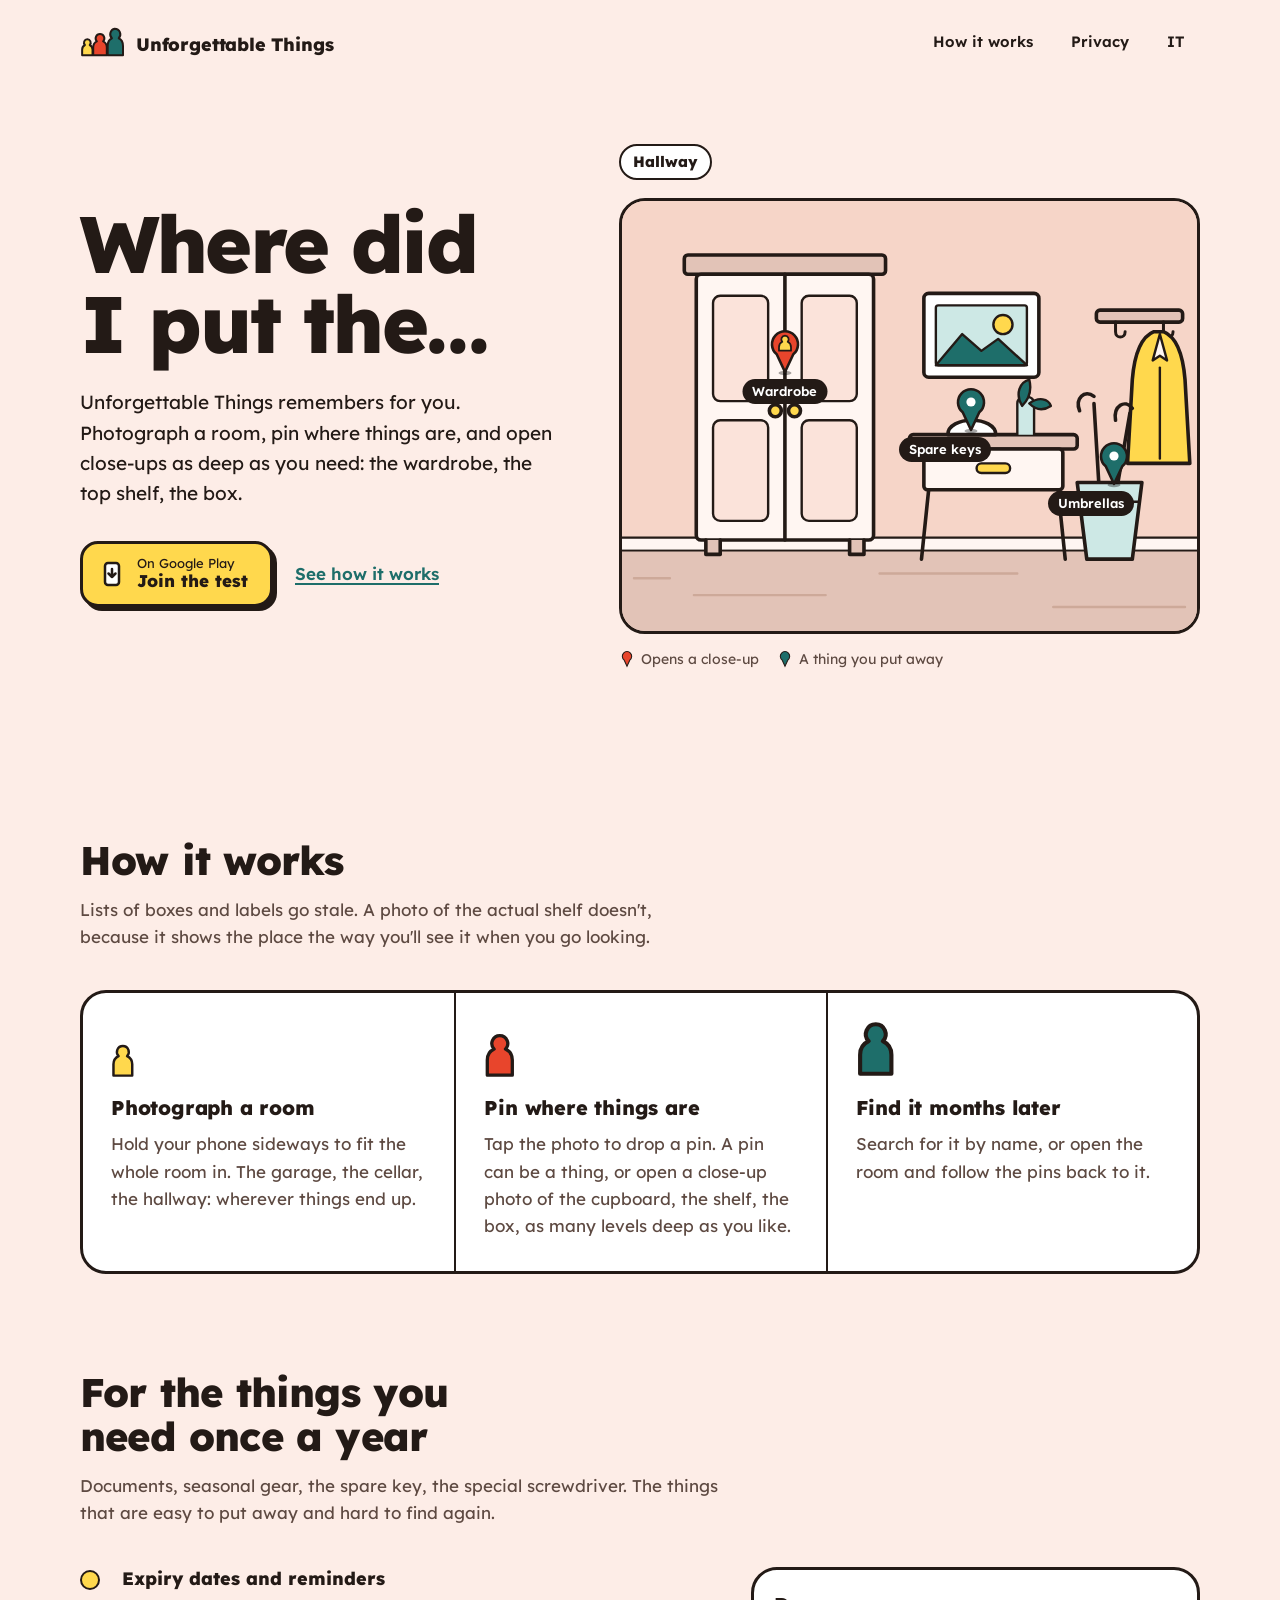
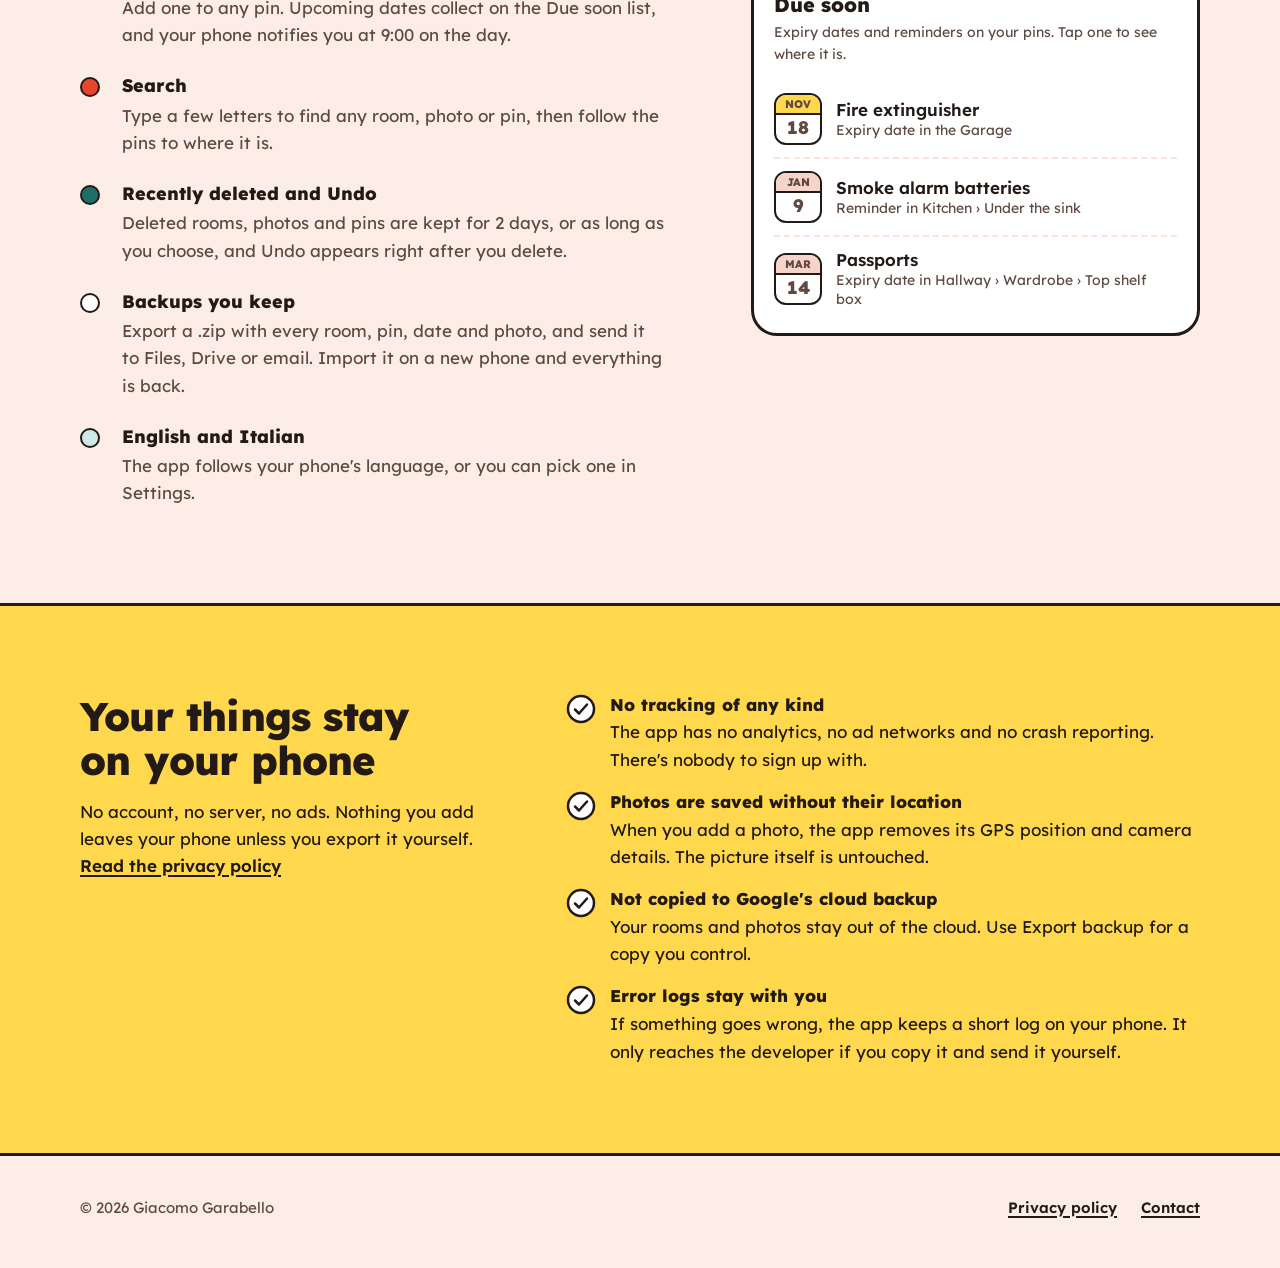
<file: index.html>
<!doctype html>
<html lang="en">
<head>
  <meta charset="utf-8">
  <meta name="viewport" content="width=device-width, initial-scale=1">
  <title>Unforgettable Things – remember where you put things</title>
  <meta name="description" content="Pin things on photos of your rooms, with close-ups as deep as you like: wardrobe, top shelf, box. Expiry dates and reminders, .zip backups, no account and no tracking. For Android.">
  <meta name="theme-color" content="#FDEDE7" media="(prefers-color-scheme: light)">
  <meta name="theme-color" content="#1E1714" media="(prefers-color-scheme: dark)">
  <link rel="alternate" hreflang="en" href="https://unforgettablethings.app/">
  <link rel="alternate" hreflang="it" href="https://unforgettablethings.app/it/">
  <link rel="alternate" hreflang="x-default" href="https://unforgettablethings.app/">
  <meta property="og:type" content="website">
  <meta property="og:title" content="Unforgettable Things">
  <meta property="og:description" content="Remember where you put things: pin them on photos of your rooms, with close-ups as deep as you like.">
  <meta property="og:image" content="https://unforgettablethings.app/assets/img/og.png">
  <meta property="og:image:width" content="1200">
  <meta property="og:image:height" content="630">
  <meta name="twitter:card" content="summary_large_image">
  <link rel="icon" href="assets/img/favicon.svg" type="image/svg+xml">
  <link rel="icon" href="assets/img/favicon-32.png" sizes="32x32" type="image/png">
  <link rel="apple-touch-icon" href="assets/img/apple-touch-icon.png">
  <link rel="preload" href="assets/fonts/lexend-extrabold.woff" as="font" type="font/woff" crossorigin>
  <link rel="stylesheet" href="assets/css/site.css">
  <script src="assets/js/demo.js" defer></script>
</head>
<body>
  <a class="skip" href="#main">Skip to content</a>

  <header class="site-header">
    <div class="wrap">
      <a class="brand" href="./" aria-label="Unforgettable Things, home">
        <svg viewBox="0 0 66 44" aria-hidden="true"><g stroke="#231A16" stroke-width="3" stroke-linejoin="round"><path d="M11 18a5 5 0 0 1 3.6 8.5c2.6 1.3 4.2 4 4.2 7V42H3.2v-8.5c0-3 1.6-5.7 4.2-7A5 5 0 0 1 11 18z" fill="#FFD84D"/><path d="M30 10a6.5 6.5 0 0 1 4.7 11c3.4 1.6 5.5 5.1 5.5 9V42H19.8V30c0-3.9 2.1-7.4 5.5-9A6.5 6.5 0 0 1 30 10z" fill="#E8452C"/><path d="M52 2a8.5 8.5 0 0 1 6.1 14.4c4.4 2.1 6.4 6.6 6.4 11.6v14H41.5V28c0-5 2-9.5 6.4-11.6A8.5 8.5 0 0 1 52 2z" fill="#1E6E6A"/></g></svg>
        <span>Unforgettable Things</span>
      </a>
      <nav class="site-nav" aria-label="Main">
        <a class="opt" href="#how">How it works</a>
        <a href="privacy.html">Privacy</a>
        <a href="it/" hreflang="it" lang="it" aria-label="Versione italiana">IT</a>
      </nav>
    </div>
  </header>

  <main id="main">
    <section class="hero" aria-labelledby="hero-title">
      <div class="wrap">
        <div>
          <h1 id="hero-title">Where did I put the<span class="ellipsis">…</span></h1>
          <p class="lede">Unforgettable Things remembers for you. Photograph a room, pin where things are, and open close-ups as deep as you need: the wardrobe, the top shelf, the box.</p>
          <div class="actions">
            <!-- When the app is public on Google Play, change this link's href to
                 https://play.google.com/store/apps/details?id=com.unforgettablethings.unforgettable_things
                 and its text to "Get it on" / "Google Play". -->
            <a class="store" href="mailto:enroll@unforgettablethings.app?subject=Unforgettable%20Things%20test&amp;body=My%20Google%20Play%20email%20is%3A%20">
              <svg viewBox="0 0 26 26" aria-hidden="true"><rect x="6" y="2" width="14" height="22" rx="3" fill="#fff" stroke="#231A16" stroke-width="2.5"/><path d="M13 8v8m-3.5-3.5L13 16l3.5-3.5" fill="none" stroke="#231A16" stroke-width="2.5" stroke-linecap="round" stroke-linejoin="round"/></svg>
              <span><small>On Google Play</small><strong>Join the test</strong></span>
            </a>
            <a class="text-link" href="#how">See how it works</a>
          </div>
        </div>

        <div class="demo" id="demo" aria-label="Try it: a sample hallway with pins">
          <div class="demo-bar">
            <button class="back" type="button" hidden aria-label="Back">
              <svg viewBox="0 0 20 20" aria-hidden="true"><path d="M12.5 4 6.5 10l6 6" fill="none" stroke="currentColor" stroke-width="2.5" stroke-linecap="round" stroke-linejoin="round"/></svg>
            </button>
            <ol class="crumbs" aria-label="You are here"></ol>
          </div>
          <div class="frame">
            <div class="photo">
              <div class="photo-clip">
                <div class="scene"><img src="assets/img/scene-hallway.svg" alt="A hallway with a wardrobe, a console table and an umbrella stand"></div>
              </div>
              <div class="pins"></div>
              <div class="sheet" hidden tabindex="-1" role="region" aria-label="Pin details">
                <div class="date-tile" hidden aria-hidden="true"><span class="m"></span><span class="d"></span></div>
                <div class="sheet-body"><h3></h3><p></p></div>
                <button class="close" type="button" aria-label="Close">
                  <svg viewBox="0 0 14 14" aria-hidden="true"><path d="M2 2l10 10M12 2 2 12" stroke="currentColor" stroke-width="2.5" stroke-linecap="round"/></svg>
                </button>
              </div>
            </div>
          </div>
          <p class="demo-hint">
            <span><svg viewBox="0 0 44 50" aria-hidden="true"><path d="M22 45 13.7 27.3A13 13 0 1 1 30.3 27.3Z" fill="#E8452C" stroke="#231A16" stroke-width="3"/></svg>Opens a close-up</span>
            <span><svg viewBox="0 0 44 50" aria-hidden="true"><path d="M22 45 13.7 27.3A13 13 0 1 1 30.3 27.3Z" fill="#1E6E6A" stroke="#231A16" stroke-width="3"/></svg>A thing you put away</span>
          </p>
          <p class="sr-status sr-only" aria-live="polite"></p>
        </div>
      </div>
    </section>

    <section class="section" id="how" aria-labelledby="how-title">
      <div class="wrap">
        <div class="section-head">
          <h2 id="how-title">How it works</h2>
          <p>Lists of boxes and labels go stale. A photo of the actual shelf doesn't, because it shows the place the way you'll see it when you go looking.</p>
        </div>
        <ol class="steps">
          <li>
            <div class="doll"><svg viewBox="0 0 24 34" aria-hidden="true"><path d="M12 2a6 6 0 0 1 4.3 10.2c3.2 1.5 5.2 4.7 5.2 8.3V32H2.5V20.5c0-3.6 2-6.8 5.2-8.3A6 6 0 0 1 12 2z" fill="#FFD84D" stroke="#231A16" stroke-width="2.5" stroke-linejoin="round"/></svg></div>
            <h3>Photograph a room</h3>
            <p>Hold your phone sideways to fit the whole room in. The garage, the cellar, the hallway: wherever things end up.</p>
          </li>
          <li>
            <div class="doll"><svg viewBox="0 0 24 34" aria-hidden="true"><path d="M12 2a6 6 0 0 1 4.3 10.2c3.2 1.5 5.2 4.7 5.2 8.3V32H2.5V20.5c0-3.6 2-6.8 5.2-8.3A6 6 0 0 1 12 2z" fill="#E8452C" stroke="#231A16" stroke-width="2.5" stroke-linejoin="round"/></svg></div>
            <h3>Pin where things are</h3>
            <p>Tap the photo to drop a pin. A pin can be a thing, or open a close-up photo of the cupboard, the shelf, the box, as many levels deep as you like.</p>
          </li>
          <li>
            <div class="doll"><svg viewBox="0 0 24 34" aria-hidden="true"><path d="M12 2a6 6 0 0 1 4.3 10.2c3.2 1.5 5.2 4.7 5.2 8.3V32H2.5V20.5c0-3.6 2-6.8 5.2-8.3A6 6 0 0 1 12 2z" fill="#1E6E6A" stroke="#231A16" stroke-width="2.5" stroke-linejoin="round"/></svg></div>
            <h3>Find it months later</h3>
            <p>Search for it by name, or open the room and follow the pins back to it.</p>
          </li>
        </ol>
      </div>
    </section>

    <section class="section" id="features" aria-labelledby="features-title" style="padding-top:0">
      <div class="wrap">
        <div class="section-head">
          <h2 id="features-title">For the things you need once a year</h2>
          <p>Documents, seasonal gear, the spare key, the special screwdriver. The things that are easy to put away and hard to find again.</p>
        </div>
        <div class="features">
          <dl class="feature-list">
            <div>
              <span class="dot" style="background:var(--butter)" aria-hidden="true"></span>
              <dt>Expiry dates and reminders</dt>
              <dd>Add one to any pin. Upcoming dates collect on the Due soon list, and your phone notifies you at 9:00 on the day.</dd>
            </div>
            <div>
              <span class="dot" style="background:var(--tomato)" aria-hidden="true"></span>
              <dt>Search</dt>
              <dd>Type a few letters to find any room, photo or pin, then follow the pins to where it is.</dd>
            </div>
            <div>
              <span class="dot" style="background:var(--teal)" aria-hidden="true"></span>
              <dt>Recently deleted and Undo</dt>
              <dd>Deleted rooms, photos and pins are kept for 2 days, or as long as you choose, and Undo appears right after you delete.</dd>
            </div>
            <div>
              <span class="dot" style="background:#fff" aria-hidden="true"></span>
              <dt>Backups you keep</dt>
              <dd>Export a .zip with every room, pin, date and photo, and send it to Files, Drive or email. Import it on a new phone and everything is back.</dd>
            </div>
            <div>
              <span class="dot" style="background:#CDE8E5" aria-hidden="true"></span>
              <dt>English and Italian</dt>
              <dd>The app follows your phone's language, or you can pick one in Settings.</dd>
            </div>
          </dl>

          <aside class="due" aria-label="Example of the Due soon list">
            <h3>Due soon</h3>
            <p>Expiry dates and reminders on your pins. Tap one to see where it is.</p>
            <ul>
              <li>
                <div class="date-tile soon" aria-hidden="true"><span class="m">NOV</span><span class="d">18</span></div>
                <div><strong>Fire extinguisher</strong><span>Expiry date in the Garage</span></div>
              </li>
              <li>
                <div class="date-tile" aria-hidden="true"><span class="m">JAN</span><span class="d">9</span></div>
                <div><strong>Smoke alarm batteries</strong><span>Reminder in Kitchen › Under the sink</span></div>
              </li>
              <li>
                <div class="date-tile" aria-hidden="true"><span class="m">MAR</span><span class="d">14</span></div>
                <div><strong>Passports</strong><span>Expiry date in Hallway › Wardrobe › Top shelf box</span></div>
              </li>
            </ul>
          </aside>
        </div>
      </div>
    </section>

    <section class="band" id="privacy" aria-labelledby="privacy-title">
      <div class="wrap">
        <div>
          <h2 id="privacy-title">Your things stay on your phone</h2>
          <p class="lead">No account, no server, no ads. Nothing you add leaves your phone unless you export it yourself. <a href="privacy.html">Read the privacy policy</a></p>
        </div>
        <ul class="promises">
          <li>
            <svg viewBox="0 0 30 30" aria-hidden="true"><circle cx="15" cy="15" r="13" fill="#fff" stroke="#231A16" stroke-width="2.5"/><path d="m9 15.5 4 4 8-9" fill="none" stroke="#231A16" stroke-width="2.5" stroke-linecap="round" stroke-linejoin="round"/></svg>
            <div><strong>No tracking of any kind</strong><span>The app has no analytics, no ad networks and no crash reporting. There's nobody to sign up with.</span></div>
          </li>
          <li>
            <svg viewBox="0 0 30 30" aria-hidden="true"><circle cx="15" cy="15" r="13" fill="#fff" stroke="#231A16" stroke-width="2.5"/><path d="m9 15.5 4 4 8-9" fill="none" stroke="#231A16" stroke-width="2.5" stroke-linecap="round" stroke-linejoin="round"/></svg>
            <div><strong>Photos are saved without their location</strong><span>When you add a photo, the app removes its GPS position and camera details. The picture itself is untouched.</span></div>
          </li>
          <li>
            <svg viewBox="0 0 30 30" aria-hidden="true"><circle cx="15" cy="15" r="13" fill="#fff" stroke="#231A16" stroke-width="2.5"/><path d="m9 15.5 4 4 8-9" fill="none" stroke="#231A16" stroke-width="2.5" stroke-linecap="round" stroke-linejoin="round"/></svg>
            <div><strong>Not copied to Google's cloud backup</strong><span>Your rooms and photos stay out of the cloud. Use Export backup for a copy you control.</span></div>
          </li>
          <li>
            <svg viewBox="0 0 30 30" aria-hidden="true"><circle cx="15" cy="15" r="13" fill="#fff" stroke="#231A16" stroke-width="2.5"/><path d="m9 15.5 4 4 8-9" fill="none" stroke="#231A16" stroke-width="2.5" stroke-linecap="round" stroke-linejoin="round"/></svg>
            <div><strong>Error logs stay with you</strong><span>If something goes wrong, the app keeps a short log on your phone. It only reaches the developer if you copy it and send it yourself.</span></div>
          </li>
        </ul>
      </div>
    </section>
  </main>

  <footer class="site-footer">
    <div class="wrap">
      <p>© 2026 Giacomo Garabello</p>
      <nav aria-label="Footer">
        <a href="privacy.html">Privacy policy</a>
        <a href="mailto:feedback@unforgettablethings.app">Contact</a>
      </nav>
    </div>
  </footer>
</body>
</html>
</file>
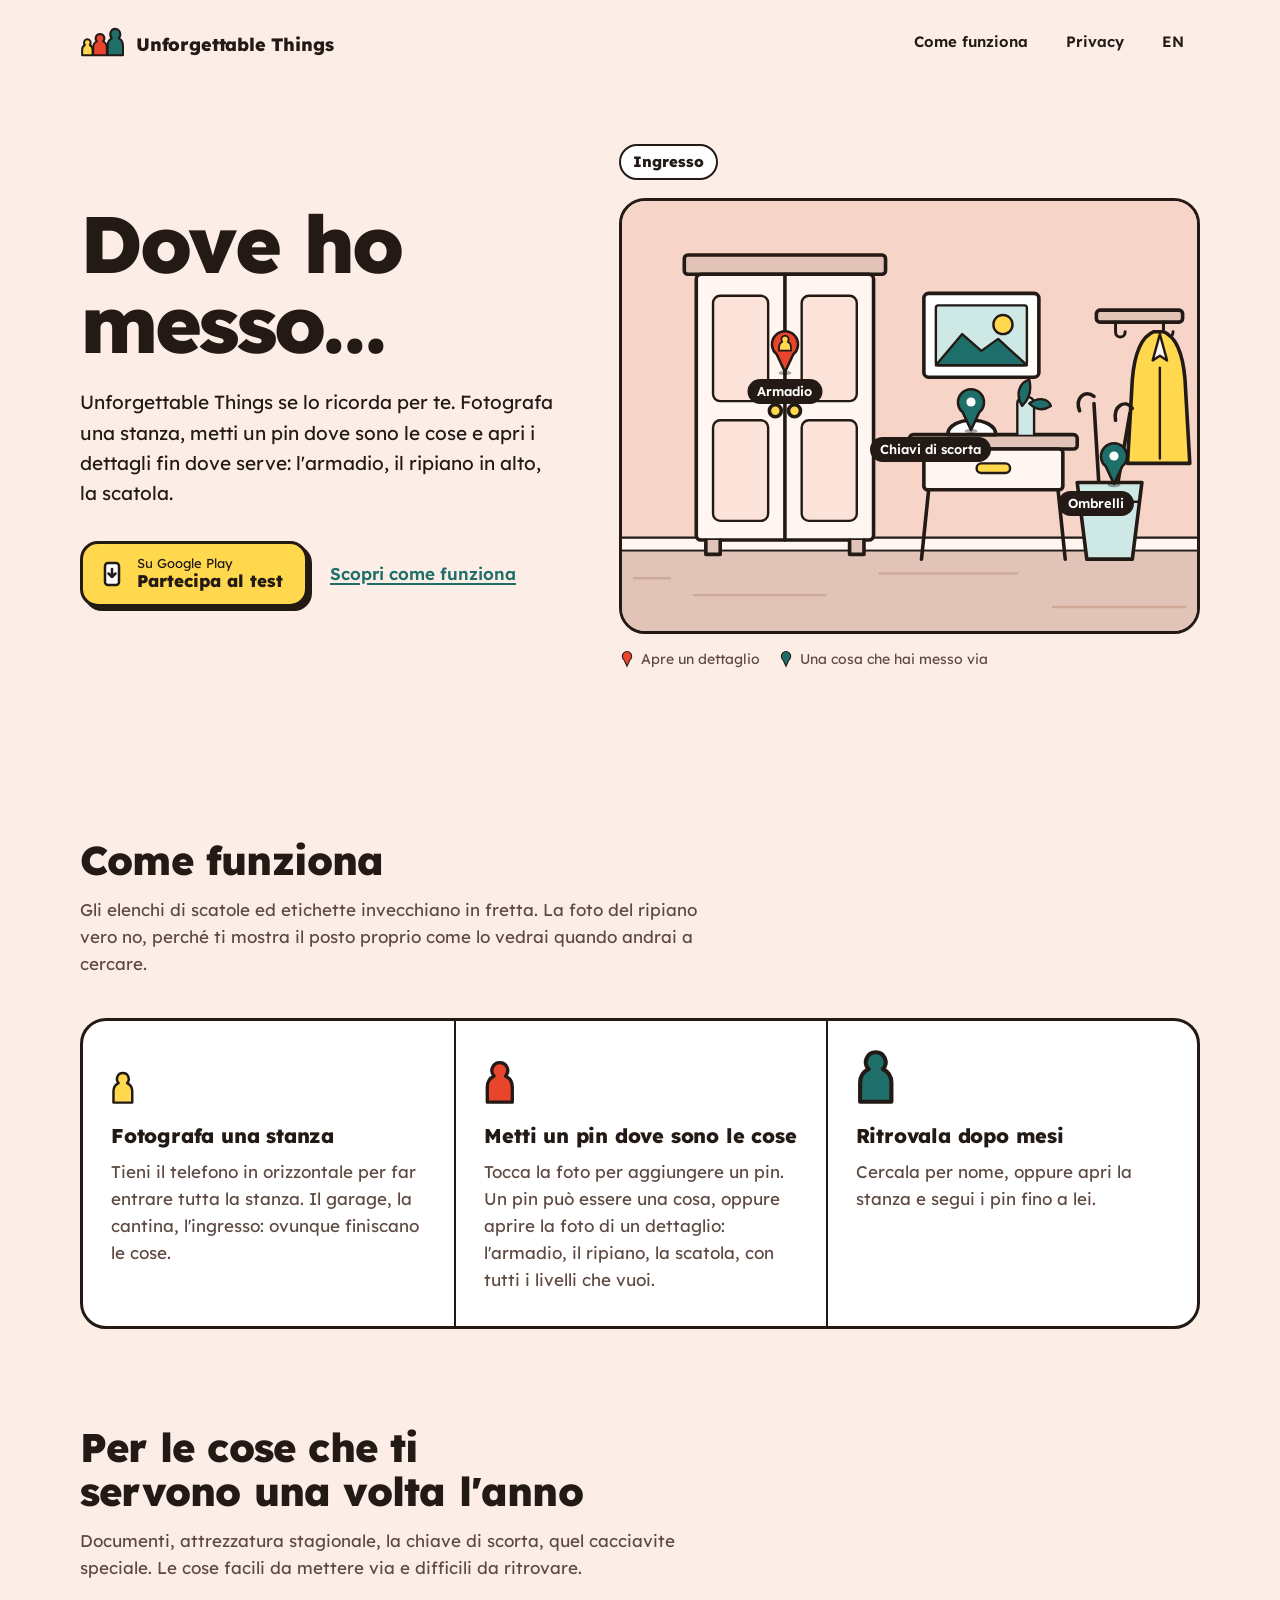
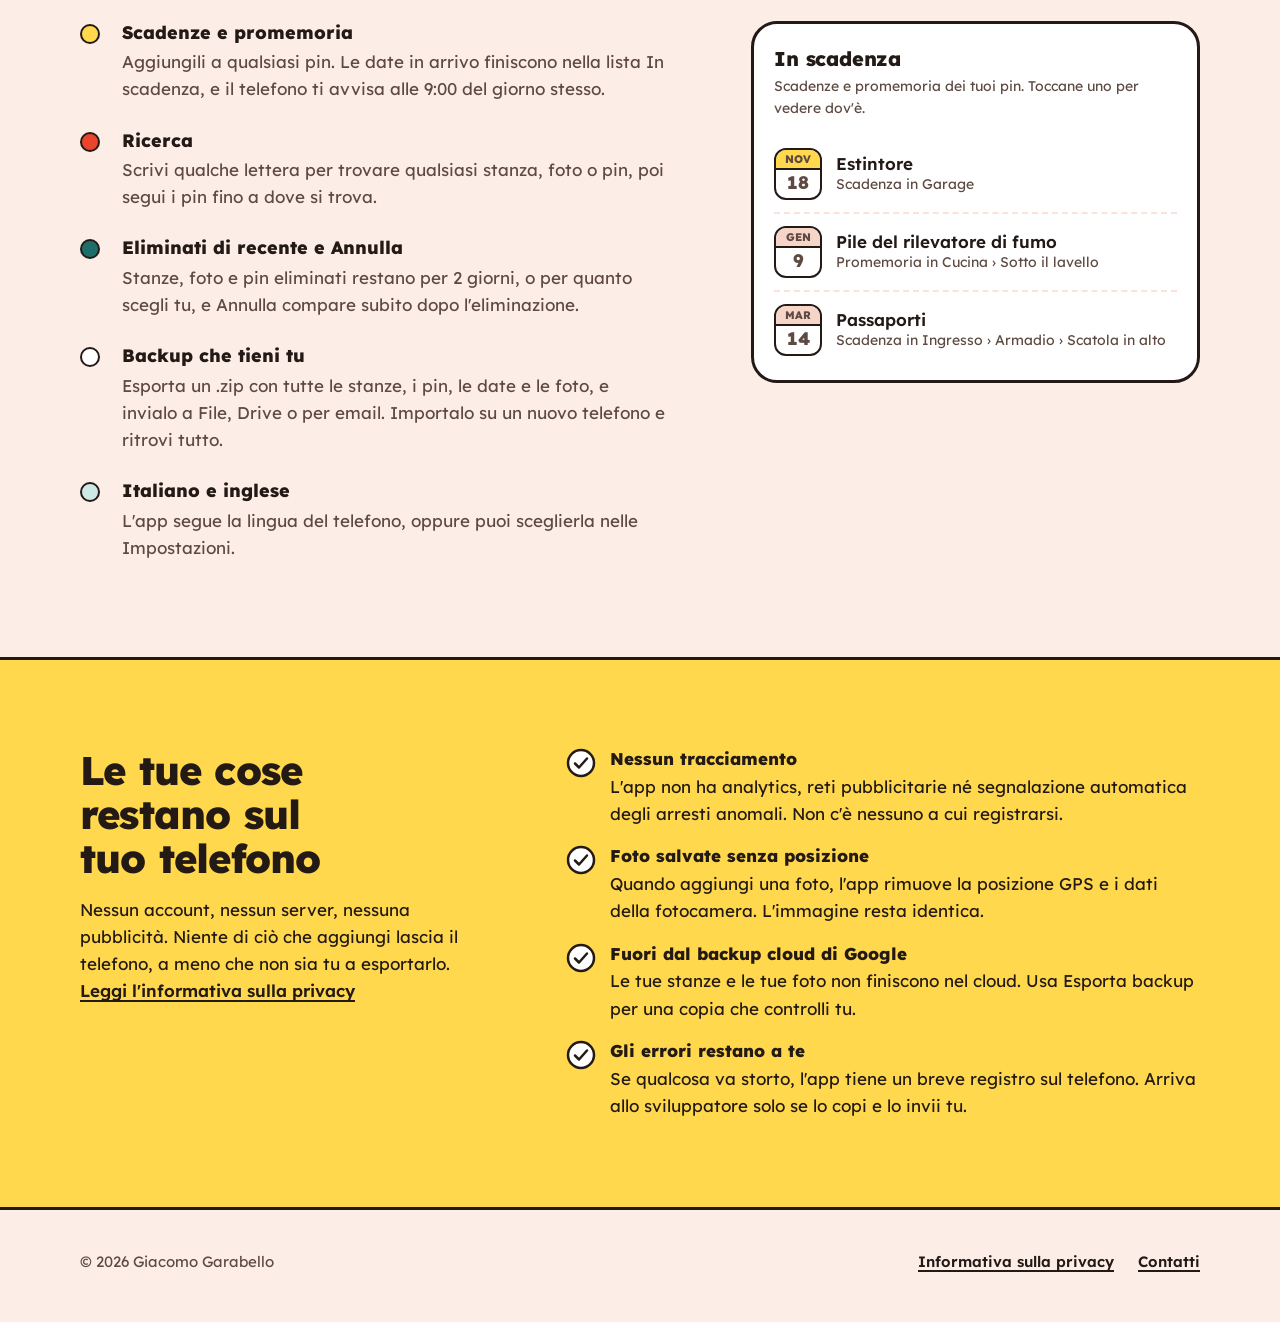
<file: it/index.html>
<!doctype html>
<html lang="it">
<head>
  <meta charset="utf-8">
  <meta name="viewport" content="width=device-width, initial-scale=1">
  <title>Unforgettable Things – ricorda dove hai messo le cose</title>
  <meta name="description" content="Metti i pin sulle foto delle tue stanze, con dettagli annidati quanto vuoi: armadio, ripiano, scatola. Scadenze e promemoria, backup .zip, nessun account e nessun tracciamento. Per Android.">
  <meta name="theme-color" content="#FDEDE7" media="(prefers-color-scheme: light)">
  <meta name="theme-color" content="#1E1714" media="(prefers-color-scheme: dark)">
  <link rel="alternate" hreflang="en" href="https://unforgettablethings.app/">
  <link rel="alternate" hreflang="it" href="https://unforgettablethings.app/it/">
  <link rel="alternate" hreflang="x-default" href="https://unforgettablethings.app/">
  <meta property="og:type" content="website">
  <meta property="og:locale" content="it_IT">
  <meta property="og:title" content="Unforgettable Things">
  <meta property="og:description" content="Ricorda dove hai messo le cose: mettile con un pin sulle foto delle tue stanze, con dettagli annidati quanto vuoi.">
  <meta property="og:image" content="https://unforgettablethings.app/assets/img/og.png">
  <meta property="og:image:width" content="1200">
  <meta property="og:image:height" content="630">
  <meta name="twitter:card" content="summary_large_image">
  <link rel="icon" href="../assets/img/favicon.svg" type="image/svg+xml">
  <link rel="icon" href="../assets/img/favicon-32.png" sizes="32x32" type="image/png">
  <link rel="apple-touch-icon" href="../assets/img/apple-touch-icon.png">
  <link rel="preload" href="../assets/fonts/lexend-extrabold.woff" as="font" type="font/woff" crossorigin>
  <link rel="stylesheet" href="../assets/css/site.css">
  <script src="../assets/js/demo.js" defer></script>
</head>
<body>
  <a class="skip" href="#main">Vai al contenuto</a>

  <header class="site-header">
    <div class="wrap">
      <a class="brand" href="./" aria-label="Unforgettable Things, home">
        <svg viewBox="0 0 66 44" aria-hidden="true"><g stroke="#231A16" stroke-width="3" stroke-linejoin="round"><path d="M11 18a5 5 0 0 1 3.6 8.5c2.6 1.3 4.2 4 4.2 7V42H3.2v-8.5c0-3 1.6-5.7 4.2-7A5 5 0 0 1 11 18z" fill="#FFD84D"/><path d="M30 10a6.5 6.5 0 0 1 4.7 11c3.4 1.6 5.5 5.1 5.5 9V42H19.8V30c0-3.9 2.1-7.4 5.5-9A6.5 6.5 0 0 1 30 10z" fill="#E8452C"/><path d="M52 2a8.5 8.5 0 0 1 6.1 14.4c4.4 2.1 6.4 6.6 6.4 11.6v14H41.5V28c0-5 2-9.5 6.4-11.6A8.5 8.5 0 0 1 52 2z" fill="#1E6E6A"/></g></svg>
        <span>Unforgettable Things</span>
      </a>
      <nav class="site-nav" aria-label="Principale">
        <a class="opt" href="#how">Come funziona</a>
        <a href="privacy.html">Privacy</a>
        <a href="../" hreflang="en" lang="en" aria-label="English version">EN</a>
      </nav>
    </div>
  </header>

  <main id="main">
    <section class="hero" aria-labelledby="hero-title">
      <div class="wrap">
        <div>
          <h1 id="hero-title">Dove ho messo<span class="ellipsis">…</span></h1>
          <p class="lede">Unforgettable Things se lo ricorda per te. Fotografa una stanza, metti un pin dove sono le cose e apri i dettagli fin dove serve: l'armadio, il ripiano in alto, la scatola.</p>
          <div class="actions">
            <!-- Quando l'app sarà pubblica su Google Play, cambia l'href di questo link in
                 https://play.google.com/store/apps/details?id=com.unforgettablethings.unforgettable_things
                 e il testo in "Disponibile su" / "Google Play". -->
            <a class="store" href="mailto:enroll@unforgettablethings.app?subject=Test%20di%20Unforgettable%20Things&amp;body=La%20mia%20email%20di%20Google%20Play%20%C3%A8%3A%20">
              <svg viewBox="0 0 26 26" aria-hidden="true"><rect x="6" y="2" width="14" height="22" rx="3" fill="#fff" stroke="#231A16" stroke-width="2.5"/><path d="M13 8v8m-3.5-3.5L13 16l3.5-3.5" fill="none" stroke="#231A16" stroke-width="2.5" stroke-linecap="round" stroke-linejoin="round"/></svg>
              <span><small>Su Google Play</small><strong>Partecipa al test</strong></span>
            </a>
            <a class="text-link" href="#how">Scopri come funziona</a>
          </div>
        </div>

        <div class="demo" id="demo" aria-label="Prova: un ingresso di esempio con i pin">
          <div class="demo-bar">
            <button class="back" type="button" hidden aria-label="Indietro">
              <svg viewBox="0 0 20 20" aria-hidden="true"><path d="M12.5 4 6.5 10l6 6" fill="none" stroke="currentColor" stroke-width="2.5" stroke-linecap="round" stroke-linejoin="round"/></svg>
            </button>
            <ol class="crumbs" aria-label="Sei qui"></ol>
          </div>
          <div class="frame">
            <div class="photo">
              <div class="photo-clip">
                <div class="scene"><img src="../assets/img/scene-hallway.svg" alt="Un ingresso con un armadio, una consolle e un portaombrelli"></div>
              </div>
              <div class="pins"></div>
              <div class="sheet" hidden tabindex="-1" role="region" aria-label="Dettagli del pin">
                <div class="date-tile" hidden aria-hidden="true"><span class="m"></span><span class="d"></span></div>
                <div class="sheet-body"><h3></h3><p></p></div>
                <button class="close" type="button" aria-label="Chiudi">
                  <svg viewBox="0 0 14 14" aria-hidden="true"><path d="M2 2l10 10M12 2 2 12" stroke="currentColor" stroke-width="2.5" stroke-linecap="round"/></svg>
                </button>
              </div>
            </div>
          </div>
          <p class="demo-hint">
            <span><svg viewBox="0 0 44 50" aria-hidden="true"><path d="M22 45 13.7 27.3A13 13 0 1 1 30.3 27.3Z" fill="#E8452C" stroke="#231A16" stroke-width="3"/></svg>Apre un dettaglio</span>
            <span><svg viewBox="0 0 44 50" aria-hidden="true"><path d="M22 45 13.7 27.3A13 13 0 1 1 30.3 27.3Z" fill="#1E6E6A" stroke="#231A16" stroke-width="3"/></svg>Una cosa che hai messo via</span>
          </p>
          <p class="sr-status sr-only" aria-live="polite"></p>
        </div>
      </div>
    </section>

    <section class="section" id="how" aria-labelledby="how-title">
      <div class="wrap">
        <div class="section-head">
          <h2 id="how-title">Come funziona</h2>
          <p>Gli elenchi di scatole ed etichette invecchiano in fretta. La foto del ripiano vero no, perché ti mostra il posto proprio come lo vedrai quando andrai a cercare.</p>
        </div>
        <ol class="steps">
          <li>
            <div class="doll"><svg viewBox="0 0 24 34" aria-hidden="true"><path d="M12 2a6 6 0 0 1 4.3 10.2c3.2 1.5 5.2 4.7 5.2 8.3V32H2.5V20.5c0-3.6 2-6.8 5.2-8.3A6 6 0 0 1 12 2z" fill="#FFD84D" stroke="#231A16" stroke-width="2.5" stroke-linejoin="round"/></svg></div>
            <h3>Fotografa una stanza</h3>
            <p>Tieni il telefono in orizzontale per far entrare tutta la stanza. Il garage, la cantina, l'ingresso: ovunque finiscano le cose.</p>
          </li>
          <li>
            <div class="doll"><svg viewBox="0 0 24 34" aria-hidden="true"><path d="M12 2a6 6 0 0 1 4.3 10.2c3.2 1.5 5.2 4.7 5.2 8.3V32H2.5V20.5c0-3.6 2-6.8 5.2-8.3A6 6 0 0 1 12 2z" fill="#E8452C" stroke="#231A16" stroke-width="2.5" stroke-linejoin="round"/></svg></div>
            <h3>Metti un pin dove sono le cose</h3>
            <p>Tocca la foto per aggiungere un pin. Un pin può essere una cosa, oppure aprire la foto di un dettaglio: l'armadio, il ripiano, la scatola, con tutti i livelli che vuoi.</p>
          </li>
          <li>
            <div class="doll"><svg viewBox="0 0 24 34" aria-hidden="true"><path d="M12 2a6 6 0 0 1 4.3 10.2c3.2 1.5 5.2 4.7 5.2 8.3V32H2.5V20.5c0-3.6 2-6.8 5.2-8.3A6 6 0 0 1 12 2z" fill="#1E6E6A" stroke="#231A16" stroke-width="2.5" stroke-linejoin="round"/></svg></div>
            <h3>Ritrovala dopo mesi</h3>
            <p>Cercala per nome, oppure apri la stanza e segui i pin fino a lei.</p>
          </li>
        </ol>
      </div>
    </section>

    <section class="section" id="features" aria-labelledby="features-title" style="padding-top:0">
      <div class="wrap">
        <div class="section-head">
          <h2 id="features-title">Per le cose che ti servono una volta l'anno</h2>
          <p>Documenti, attrezzatura stagionale, la chiave di scorta, quel cacciavite speciale. Le cose facili da mettere via e difficili da ritrovare.</p>
        </div>
        <div class="features">
          <dl class="feature-list">
            <div>
              <span class="dot" style="background:var(--butter)" aria-hidden="true"></span>
              <dt>Scadenze e promemoria</dt>
              <dd>Aggiungili a qualsiasi pin. Le date in arrivo finiscono nella lista In scadenza, e il telefono ti avvisa alle 9:00 del giorno stesso.</dd>
            </div>
            <div>
              <span class="dot" style="background:var(--tomato)" aria-hidden="true"></span>
              <dt>Ricerca</dt>
              <dd>Scrivi qualche lettera per trovare qualsiasi stanza, foto o pin, poi segui i pin fino a dove si trova.</dd>
            </div>
            <div>
              <span class="dot" style="background:var(--teal)" aria-hidden="true"></span>
              <dt>Eliminati di recente e Annulla</dt>
              <dd>Stanze, foto e pin eliminati restano per 2 giorni, o per quanto scegli tu, e Annulla compare subito dopo l'eliminazione.</dd>
            </div>
            <div>
              <span class="dot" style="background:#fff" aria-hidden="true"></span>
              <dt>Backup che tieni tu</dt>
              <dd>Esporta un .zip con tutte le stanze, i pin, le date e le foto, e invialo a File, Drive o per email. Importalo su un nuovo telefono e ritrovi tutto.</dd>
            </div>
            <div>
              <span class="dot" style="background:#CDE8E5" aria-hidden="true"></span>
              <dt>Italiano e inglese</dt>
              <dd>L'app segue la lingua del telefono, oppure puoi sceglierla nelle Impostazioni.</dd>
            </div>
          </dl>

          <aside class="due" aria-label="Esempio della lista In scadenza">
            <h3>In scadenza</h3>
            <p>Scadenze e promemoria dei tuoi pin. Toccane uno per vedere dov'è.</p>
            <ul>
              <li>
                <div class="date-tile soon" aria-hidden="true"><span class="m">NOV</span><span class="d">18</span></div>
                <div><strong>Estintore</strong><span>Scadenza in Garage</span></div>
              </li>
              <li>
                <div class="date-tile" aria-hidden="true"><span class="m">GEN</span><span class="d">9</span></div>
                <div><strong>Pile del rilevatore di fumo</strong><span>Promemoria in Cucina › Sotto il lavello</span></div>
              </li>
              <li>
                <div class="date-tile" aria-hidden="true"><span class="m">MAR</span><span class="d">14</span></div>
                <div><strong>Passaporti</strong><span>Scadenza in Ingresso › Armadio › Scatola in alto</span></div>
              </li>
            </ul>
          </aside>
        </div>
      </div>
    </section>

    <section class="band" id="privacy" aria-labelledby="privacy-title">
      <div class="wrap">
        <div>
          <h2 id="privacy-title">Le tue cose restano sul tuo telefono</h2>
          <p class="lead">Nessun account, nessun server, nessuna pubblicità. Niente di ciò che aggiungi lascia il telefono, a meno che non sia tu a esportarlo. <a href="privacy.html">Leggi l'informativa sulla privacy</a></p>
        </div>
        <ul class="promises">
          <li>
            <svg viewBox="0 0 30 30" aria-hidden="true"><circle cx="15" cy="15" r="13" fill="#fff" stroke="#231A16" stroke-width="2.5"/><path d="m9 15.5 4 4 8-9" fill="none" stroke="#231A16" stroke-width="2.5" stroke-linecap="round" stroke-linejoin="round"/></svg>
            <div><strong>Nessun tracciamento</strong><span>L'app non ha analytics, reti pubblicitarie né segnalazione automatica degli arresti anomali. Non c'è nessuno a cui registrarsi.</span></div>
          </li>
          <li>
            <svg viewBox="0 0 30 30" aria-hidden="true"><circle cx="15" cy="15" r="13" fill="#fff" stroke="#231A16" stroke-width="2.5"/><path d="m9 15.5 4 4 8-9" fill="none" stroke="#231A16" stroke-width="2.5" stroke-linecap="round" stroke-linejoin="round"/></svg>
            <div><strong>Foto salvate senza posizione</strong><span>Quando aggiungi una foto, l'app rimuove la posizione GPS e i dati della fotocamera. L'immagine resta identica.</span></div>
          </li>
          <li>
            <svg viewBox="0 0 30 30" aria-hidden="true"><circle cx="15" cy="15" r="13" fill="#fff" stroke="#231A16" stroke-width="2.5"/><path d="m9 15.5 4 4 8-9" fill="none" stroke="#231A16" stroke-width="2.5" stroke-linecap="round" stroke-linejoin="round"/></svg>
            <div><strong>Fuori dal backup cloud di Google</strong><span>Le tue stanze e le tue foto non finiscono nel cloud. Usa Esporta backup per una copia che controlli tu.</span></div>
          </li>
          <li>
            <svg viewBox="0 0 30 30" aria-hidden="true"><circle cx="15" cy="15" r="13" fill="#fff" stroke="#231A16" stroke-width="2.5"/><path d="m9 15.5 4 4 8-9" fill="none" stroke="#231A16" stroke-width="2.5" stroke-linecap="round" stroke-linejoin="round"/></svg>
            <div><strong>Gli errori restano a te</strong><span>Se qualcosa va storto, l'app tiene un breve registro sul telefono. Arriva allo sviluppatore solo se lo copi e lo invii tu.</span></div>
          </li>
        </ul>
      </div>
    </section>
  </main>

  <footer class="site-footer">
    <div class="wrap">
      <p>© 2026 Giacomo Garabello</p>
      <nav aria-label="Piè di pagina">
        <a href="privacy.html">Informativa sulla privacy</a>
        <a href="mailto:feedback@unforgettablethings.app">Contatti</a>
      </nav>
    </div>
  </footer>
</body>
</html>
</file>
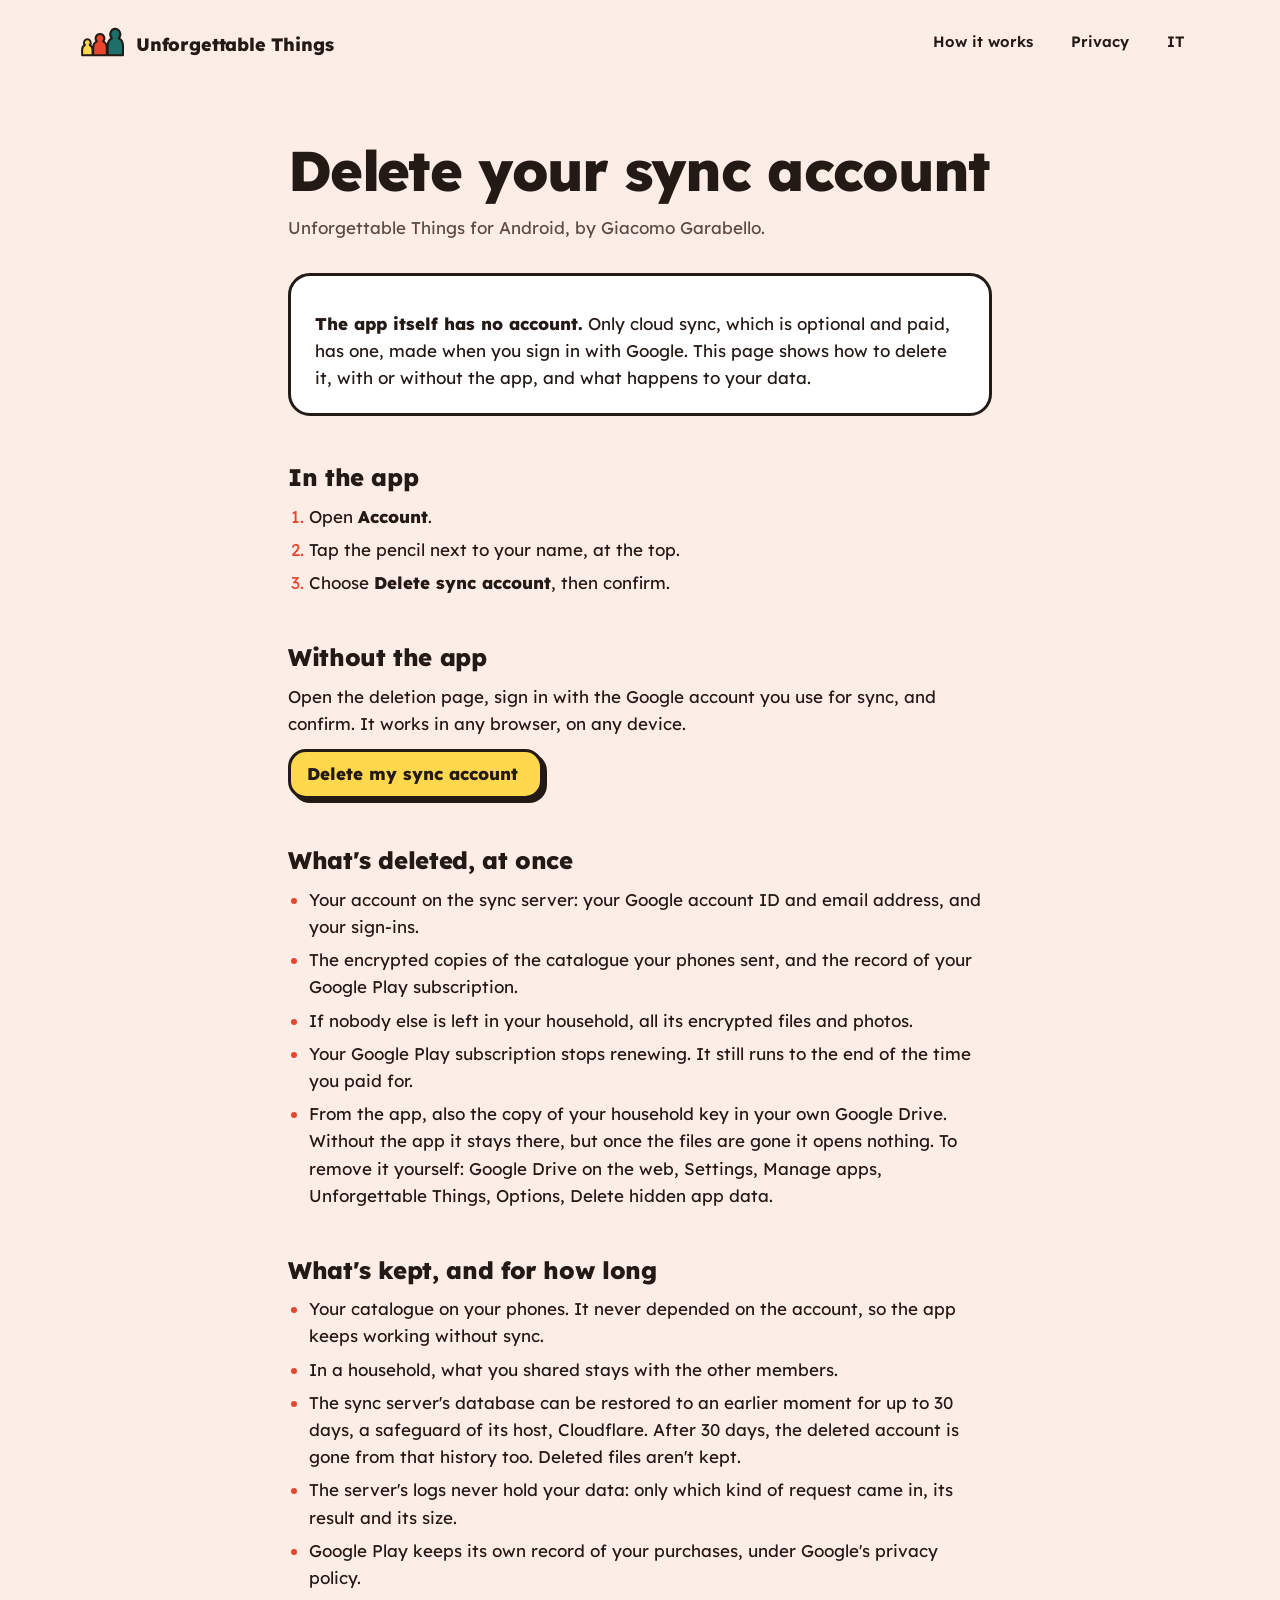
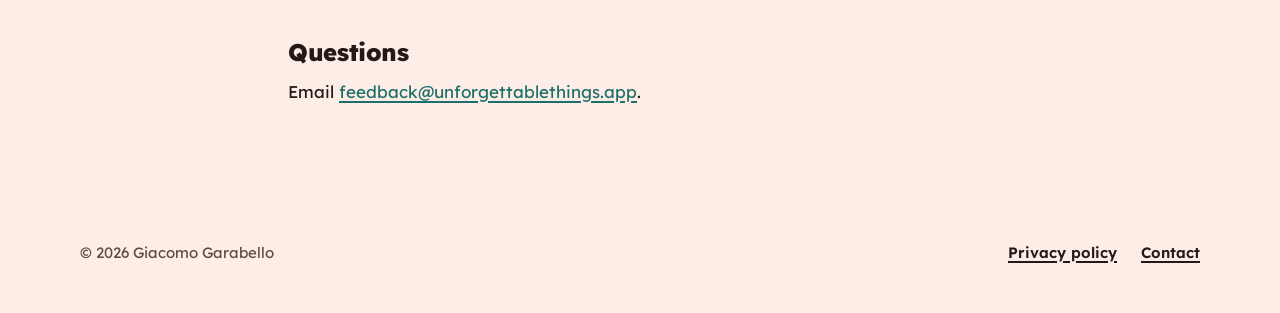
<file: delete-account.html>
<!doctype html>
<html lang="en">
<head>
  <meta charset="utf-8">
  <meta name="viewport" content="width=device-width, initial-scale=1">
  <title>Delete your sync account – Unforgettable Things</title>
  <meta name="description" content="How to delete your Unforgettable Things sync account and its data, with or without the app.">
  <meta name="theme-color" content="#FDEDE7" media="(prefers-color-scheme: light)">
  <meta name="theme-color" content="#1E1714" media="(prefers-color-scheme: dark)">
  <link rel="alternate" hreflang="en" href="https://unforgettablethings.app/delete-account.html">
  <link rel="alternate" hreflang="it" href="https://unforgettablethings.app/it/delete-account.html">
  <link rel="icon" href="assets/img/favicon.svg" type="image/svg+xml">
  <link rel="icon" href="assets/img/favicon-32.png" sizes="32x32" type="image/png">
  <link rel="apple-touch-icon" href="assets/img/apple-touch-icon.png">
  <link rel="stylesheet" href="assets/css/site.css">
</head>
<body>
  <a class="skip" href="#main">Skip to content</a>

  <header class="site-header">
    <div class="wrap">
      <a class="brand" href="./" aria-label="Unforgettable Things, home">
        <svg viewBox="0 0 66 44" aria-hidden="true"><g stroke="#231A16" stroke-width="3" stroke-linejoin="round"><path d="M11 18a5 5 0 0 1 3.6 8.5c2.6 1.3 4.2 4 4.2 7V42H3.2v-8.5c0-3 1.6-5.7 4.2-7A5 5 0 0 1 11 18z" fill="#FFD84D"/><path d="M30 10a6.5 6.5 0 0 1 4.7 11c3.4 1.6 5.5 5.1 5.5 9V42H19.8V30c0-3.9 2.1-7.4 5.5-9A6.5 6.5 0 0 1 30 10z" fill="#E8452C"/><path d="M52 2a8.5 8.5 0 0 1 6.1 14.4c4.4 2.1 6.4 6.6 6.4 11.6v14H41.5V28c0-5 2-9.5 6.4-11.6A8.5 8.5 0 0 1 52 2z" fill="#1E6E6A"/></g></svg>
        <span>Unforgettable Things</span>
      </a>
      <nav class="site-nav" aria-label="Main">
        <a class="opt" href="./#how">How it works</a>
        <a href="privacy.html">Privacy</a>
        <a href="it/delete-account.html" hreflang="it" lang="it" aria-label="Versione italiana">IT</a>
      </nav>
    </div>
  </header>

  <main id="main" class="prose">
    <div class="wrap">
      <!--
        The page Google Play asks for: how to delete an account and its data
        without the app. The deletion itself happens on the sync server's own
        page (server/src/delete-page.ts in the app repo), so this one keeps
        the site's rule of no scripts.
      -->
      <h1>Delete your sync account</h1>
      <p class="meta">Unforgettable Things for Android, by Giacomo Garabello.</p>

      <div class="summary">
        <p><strong>The app itself has no account.</strong> Only cloud sync, which is optional and paid, has one, made when you sign in with Google. This page shows how to delete it, with or without the app, and what happens to your data.</p>
      </div>

      <h2>In the app</h2>
      <ol>
        <li>Open <strong>Account</strong>.</li>
        <li>Tap the pencil next to your name, at the top.</li>
        <li>Choose <strong>Delete sync account</strong>, then confirm.</li>
      </ol>

      <h2>Without the app</h2>
      <p>Open the deletion page, sign in with the Google account you use for sync, and confirm. It works in any browser, on any device.</p>
      <p><a class="store" style="margin:0" href="https://sync.unforgettablethings.app/delete-account?lang=en"><span><strong>Delete my sync account</strong></span></a></p>

      <h2>What's deleted, at once</h2>
      <ul>
        <li>Your account on the sync server: your Google account ID and email address, and your sign-ins.</li>
        <li>The encrypted copies of the catalogue your phones sent, and the record of your Google Play subscription.</li>
        <li>If nobody else is left in your household, all its encrypted files and photos.</li>
        <li>Your Google Play subscription stops renewing. It still runs to the end of the time you paid for.</li>
        <li>From the app, also the copy of your household key in your own Google Drive. Without the app it stays there, but once the files are gone it opens nothing. To remove it yourself: Google Drive on the web, Settings, Manage apps, Unforgettable Things, Options, Delete hidden app data.</li>
      </ul>

      <h2>What's kept, and for how long</h2>
      <ul>
        <li>Your catalogue on your phones. It never depended on the account, so the app keeps working without sync.</li>
        <li>In a household, what you shared stays with the other members.</li>
        <li>The sync server's database can be restored to an earlier moment for up to 30 days, a safeguard of its host, Cloudflare. After 30 days, the deleted account is gone from that history too. Deleted files aren't kept.</li>
        <li>The server's logs never hold your data: only which kind of request came in, its result and its size.</li>
        <li>Google Play keeps its own record of your purchases, under Google's privacy policy.</li>
      </ul>

      <h2>Questions</h2>
      <p>Email <a href="mailto:feedback@unforgettablethings.app">feedback@unforgettablethings.app</a>.</p>
    </div>
  </main>

  <footer class="site-footer">
    <div class="wrap">
      <p>© 2026 Giacomo Garabello</p>
      <nav aria-label="Footer">
        <a href="privacy.html">Privacy policy</a>
        <a href="mailto:feedback@unforgettablethings.app">Contact</a>
      </nav>
    </div>
  </footer>
</body>
</html>
</file>
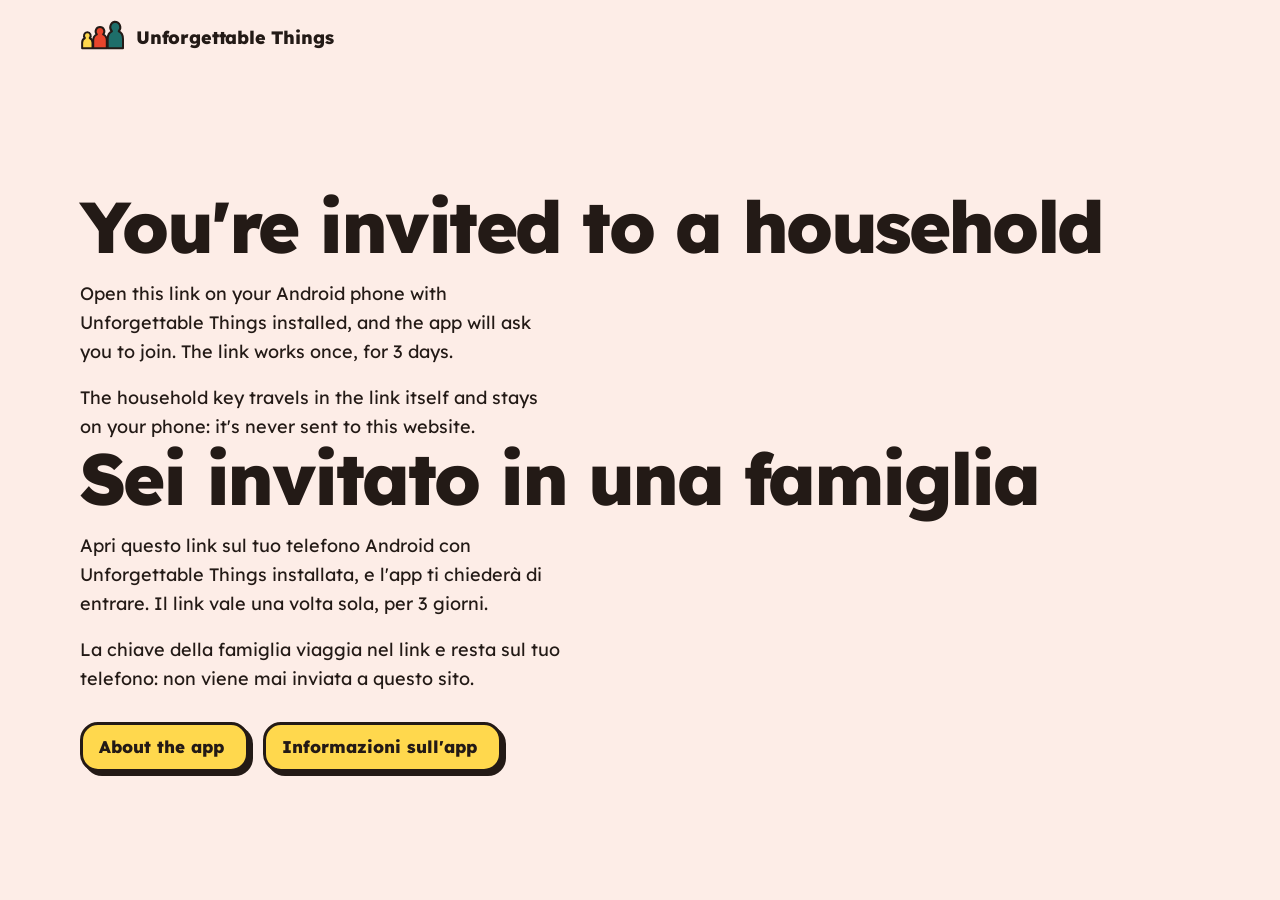
<file: join.html>
<!doctype html>
<html lang="en">
<head>
  <meta charset="utf-8">
  <meta name="viewport" content="width=device-width, initial-scale=1">
  <title>Household invite – Unforgettable Things</title>
  <meta name="robots" content="noindex">
  <!--
    Invite links (https://unforgettablethings.app/join#<code>.<key>) open
    straight in the app when it's installed: Android checks
    /.well-known/assetlinks.json. This page is only what shows without the app.
    The part after # holds the household key: browsers never send it to the
    site, and nothing on this page reads it. Keep it that way: no scripts here.
  -->
  <link rel="icon" href="/assets/img/favicon.svg" type="image/svg+xml">
  <link rel="stylesheet" href="/assets/css/site.css">
</head>
<body>
  <header class="site-header">
    <div class="wrap">
      <a class="brand" href="/" aria-label="Unforgettable Things, home">
        <svg viewBox="0 0 66 44" aria-hidden="true"><g stroke="#231A16" stroke-width="3" stroke-linejoin="round"><path d="M11 18a5 5 0 0 1 3.6 8.5c2.6 1.3 4.2 4 4.2 7V42H3.2v-8.5c0-3 1.6-5.7 4.2-7A5 5 0 0 1 11 18z" fill="#FFD84D"/><path d="M30 10a6.5 6.5 0 0 1 4.7 11c3.4 1.6 5.5 5.1 5.5 9V42H19.8V30c0-3.9 2.1-7.4 5.5-9A6.5 6.5 0 0 1 30 10z" fill="#E8452C"/><path d="M52 2a8.5 8.5 0 0 1 6.1 14.4c4.4 2.1 6.4 6.6 6.4 11.6v14H41.5V28c0-5 2-9.5 6.4-11.6A8.5 8.5 0 0 1 52 2z" fill="#1E6E6A"/></g></svg>
        <span>Unforgettable Things</span>
      </a>
    </div>
  </header>
  <main class="lost">
    <div class="wrap">
      <h1>You're invited to a household</h1>
      <p>Open this link on your Android phone with Unforgettable Things installed, and the app will ask you to join. The link works once, for 3 days.</p>
      <p>The household key travels in the link itself and stays on your phone: it's never sent to this website.</p>
      <div lang="it">
        <h1>Sei invitato in una famiglia</h1>
        <p>Apri questo link sul tuo telefono Android con Unforgettable Things installata, e l'app ti chiederà di entrare. Il link vale una volta sola, per 3 giorni.</p>
        <p>La chiave della famiglia viaggia nel link e resta sul tuo telefono: non viene mai inviata a questo sito.</p>
      </div>
      <div class="actions" style="display:flex;flex-wrap:wrap;gap:14px;margin-top:28px">
        <a class="store" style="margin:0" href="/"><span><strong>About the app</strong></span></a>
        <a class="store" style="margin:0" href="/it/" lang="it"><span><strong>Informazioni sull'app</strong></span></a>
      </div>
    </div>
  </main>
</body>
</html>
</file>
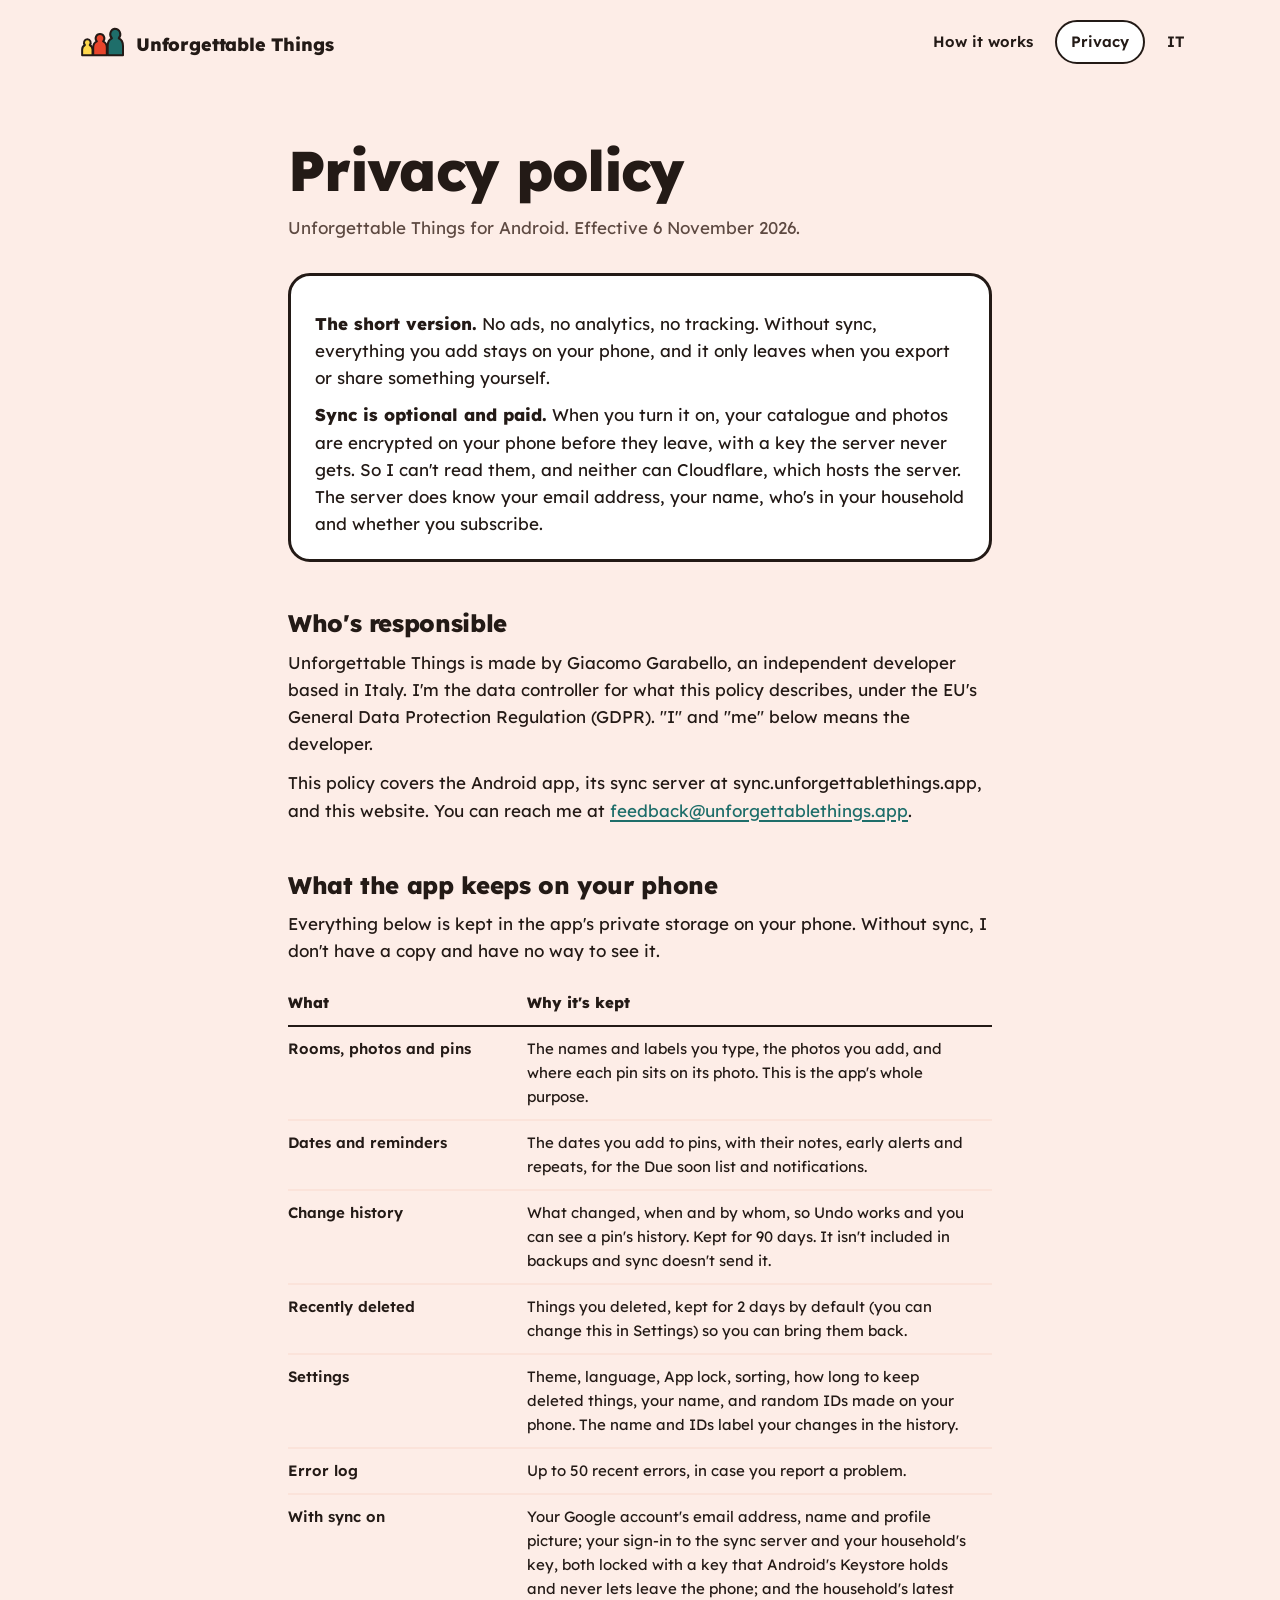
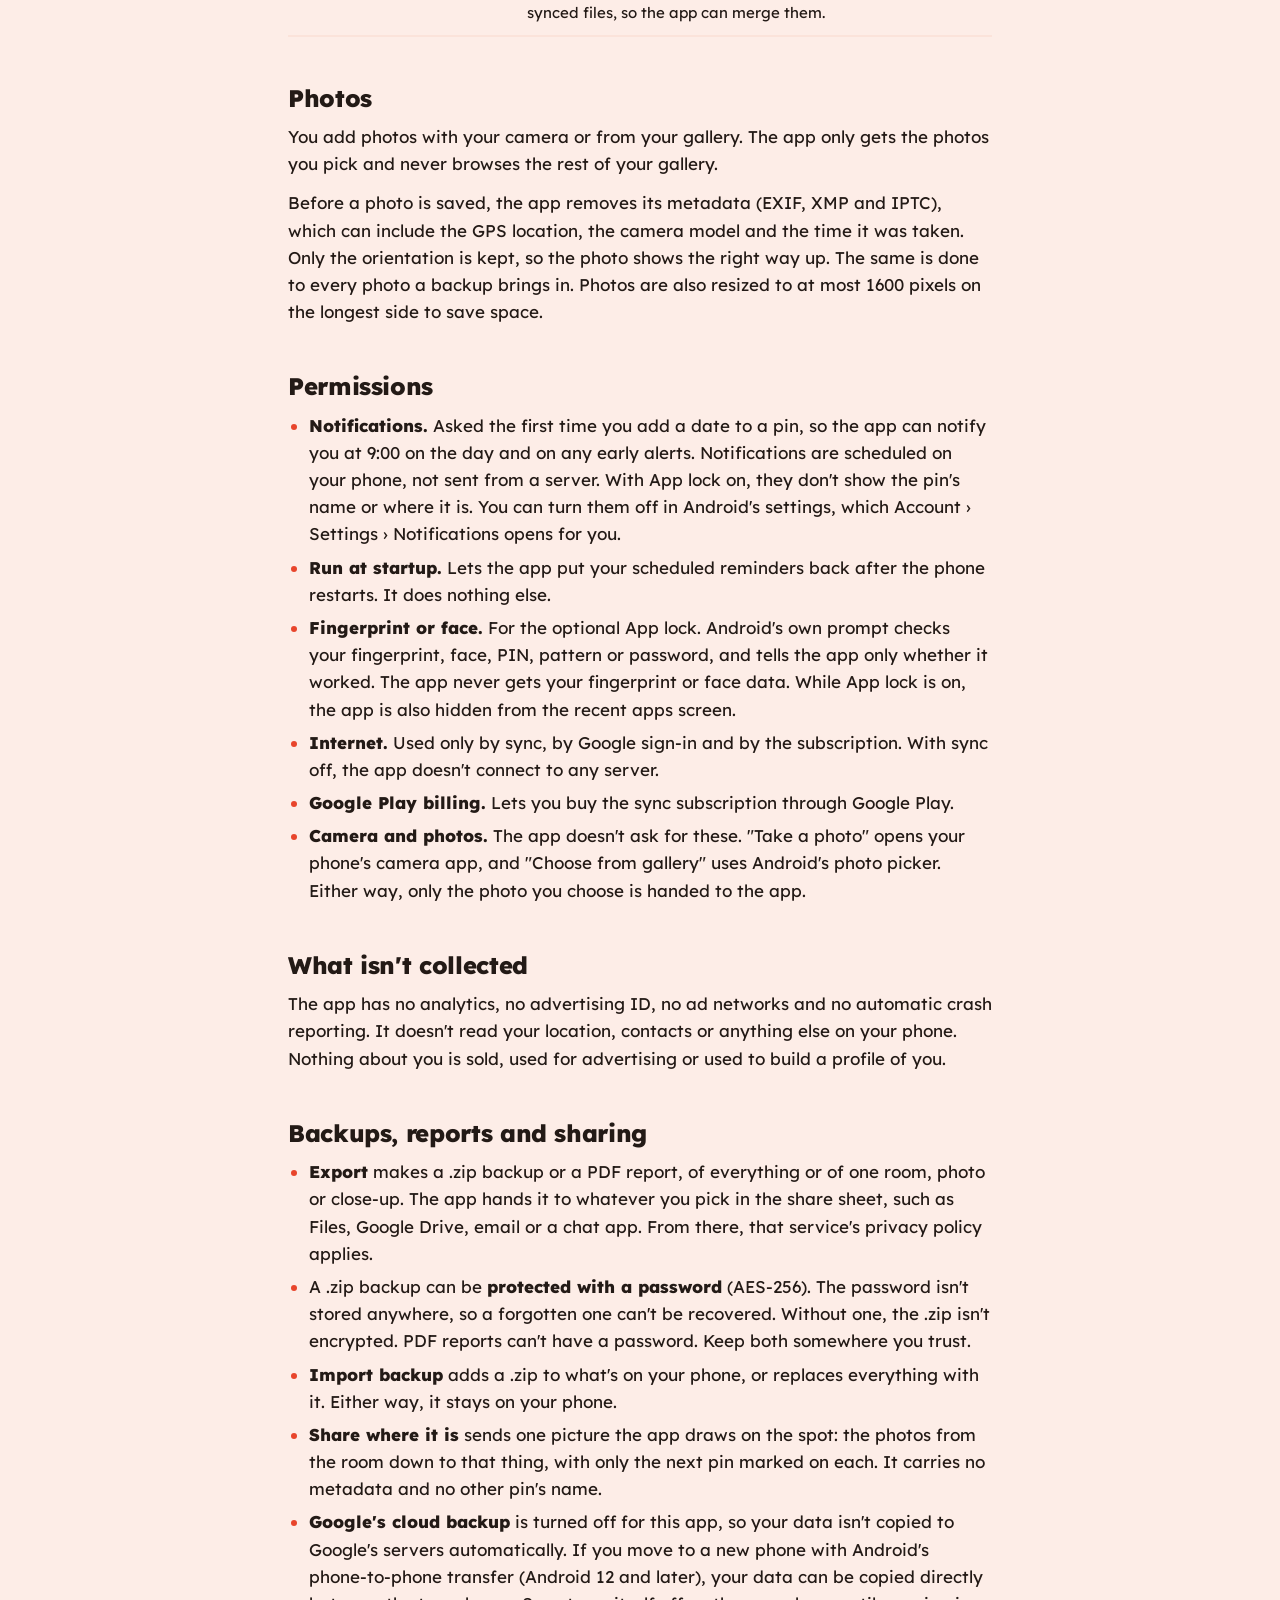
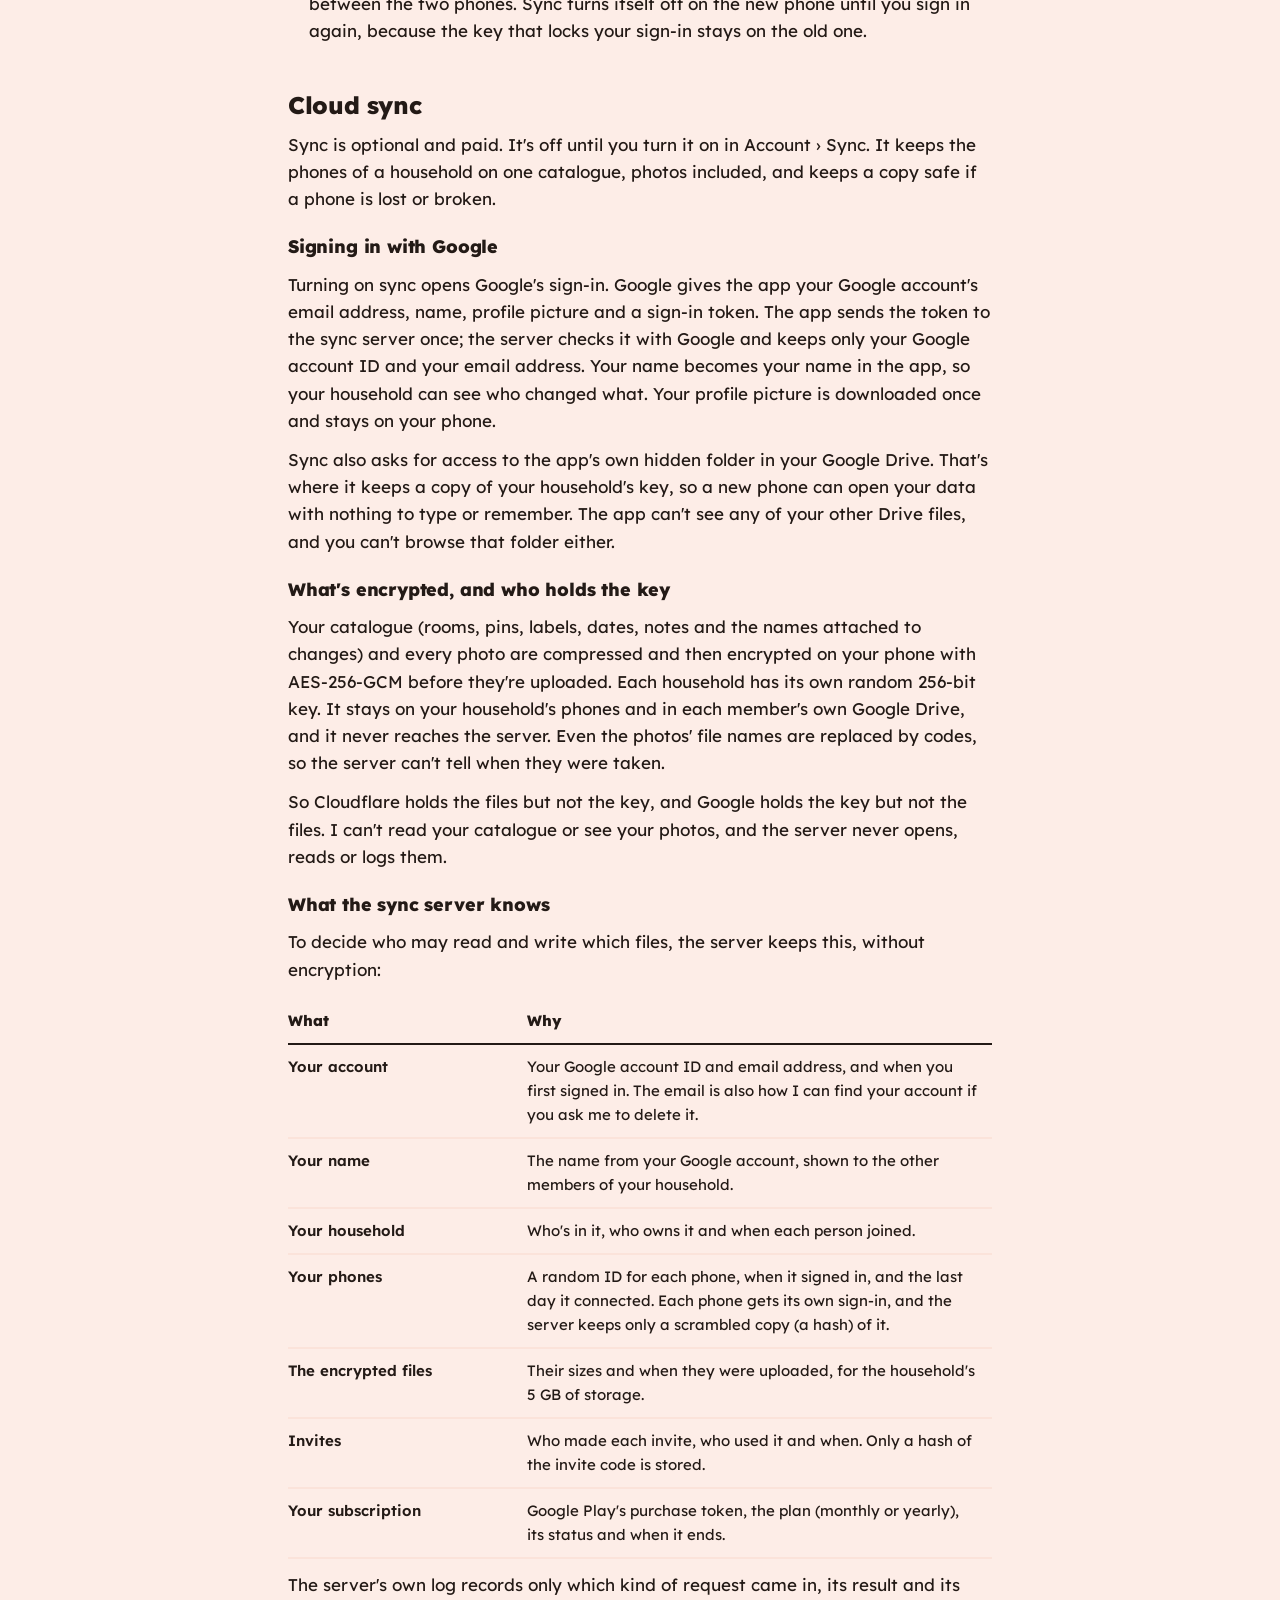
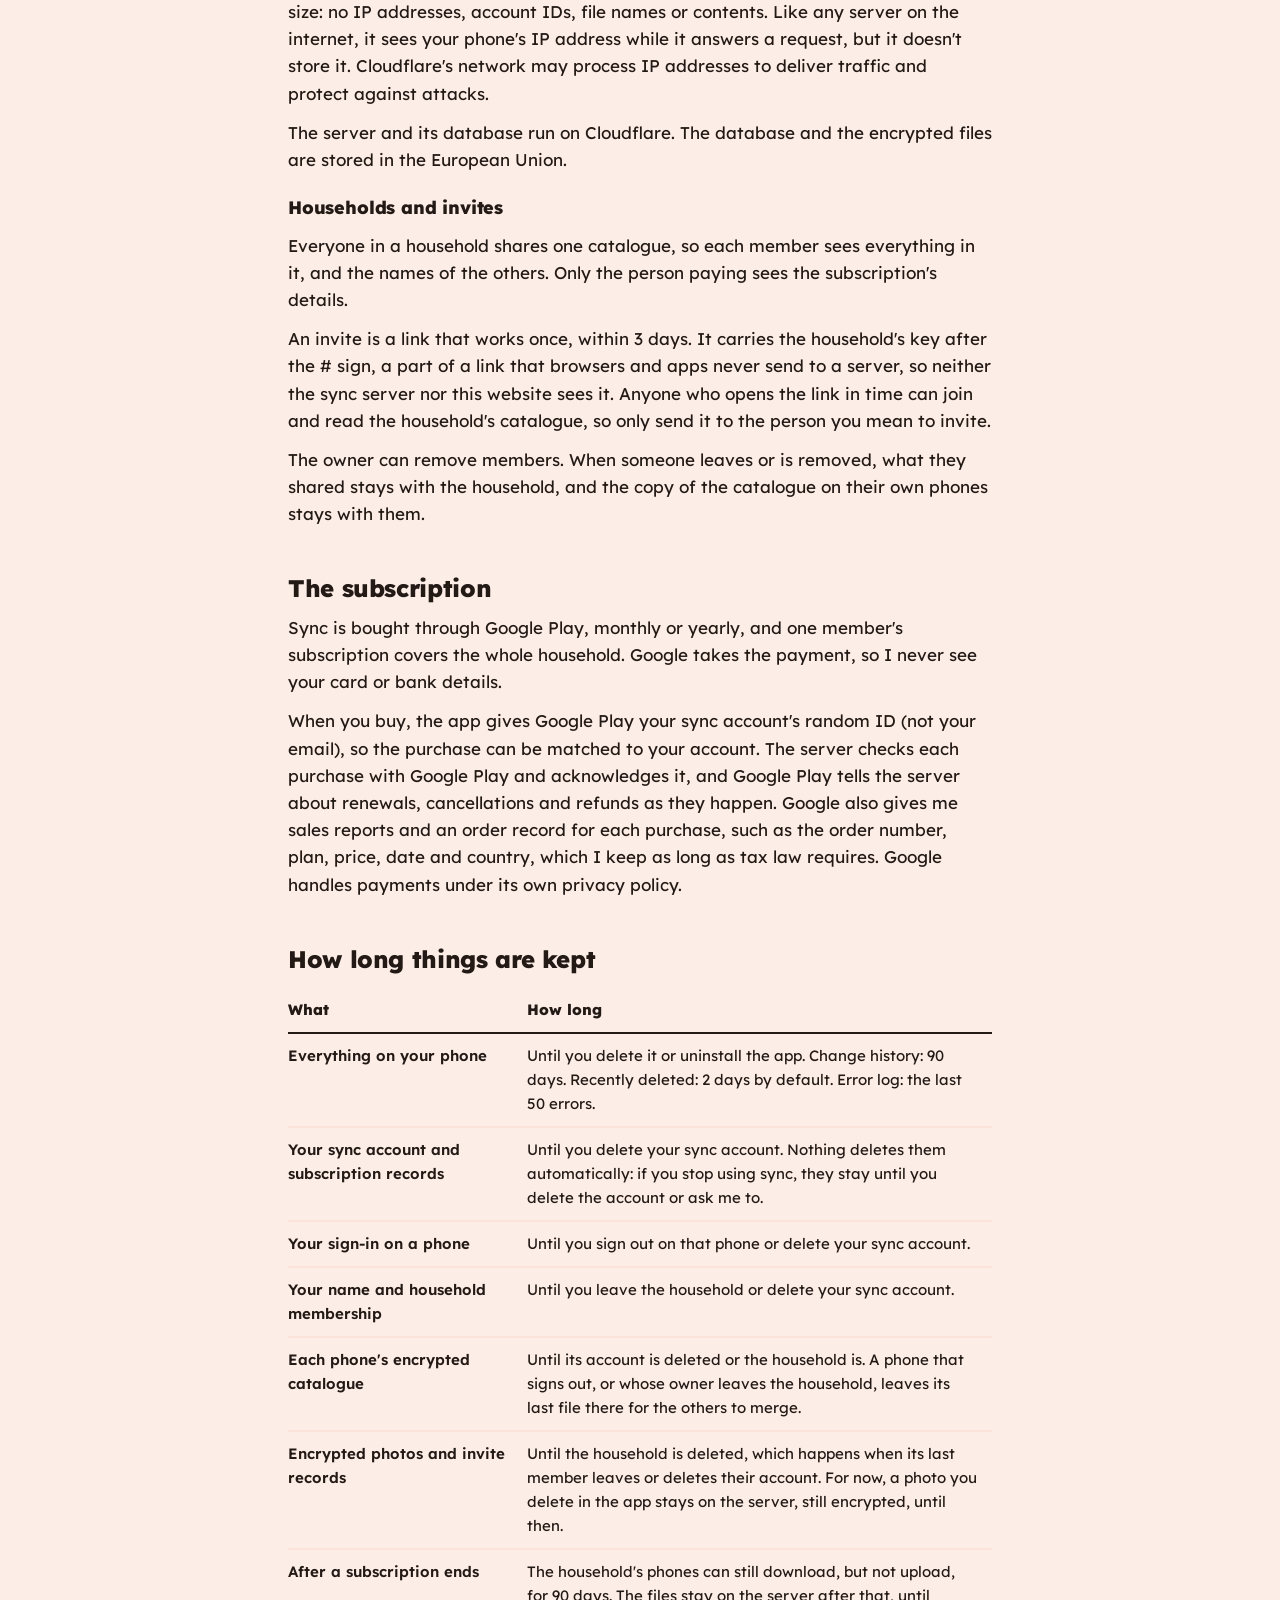
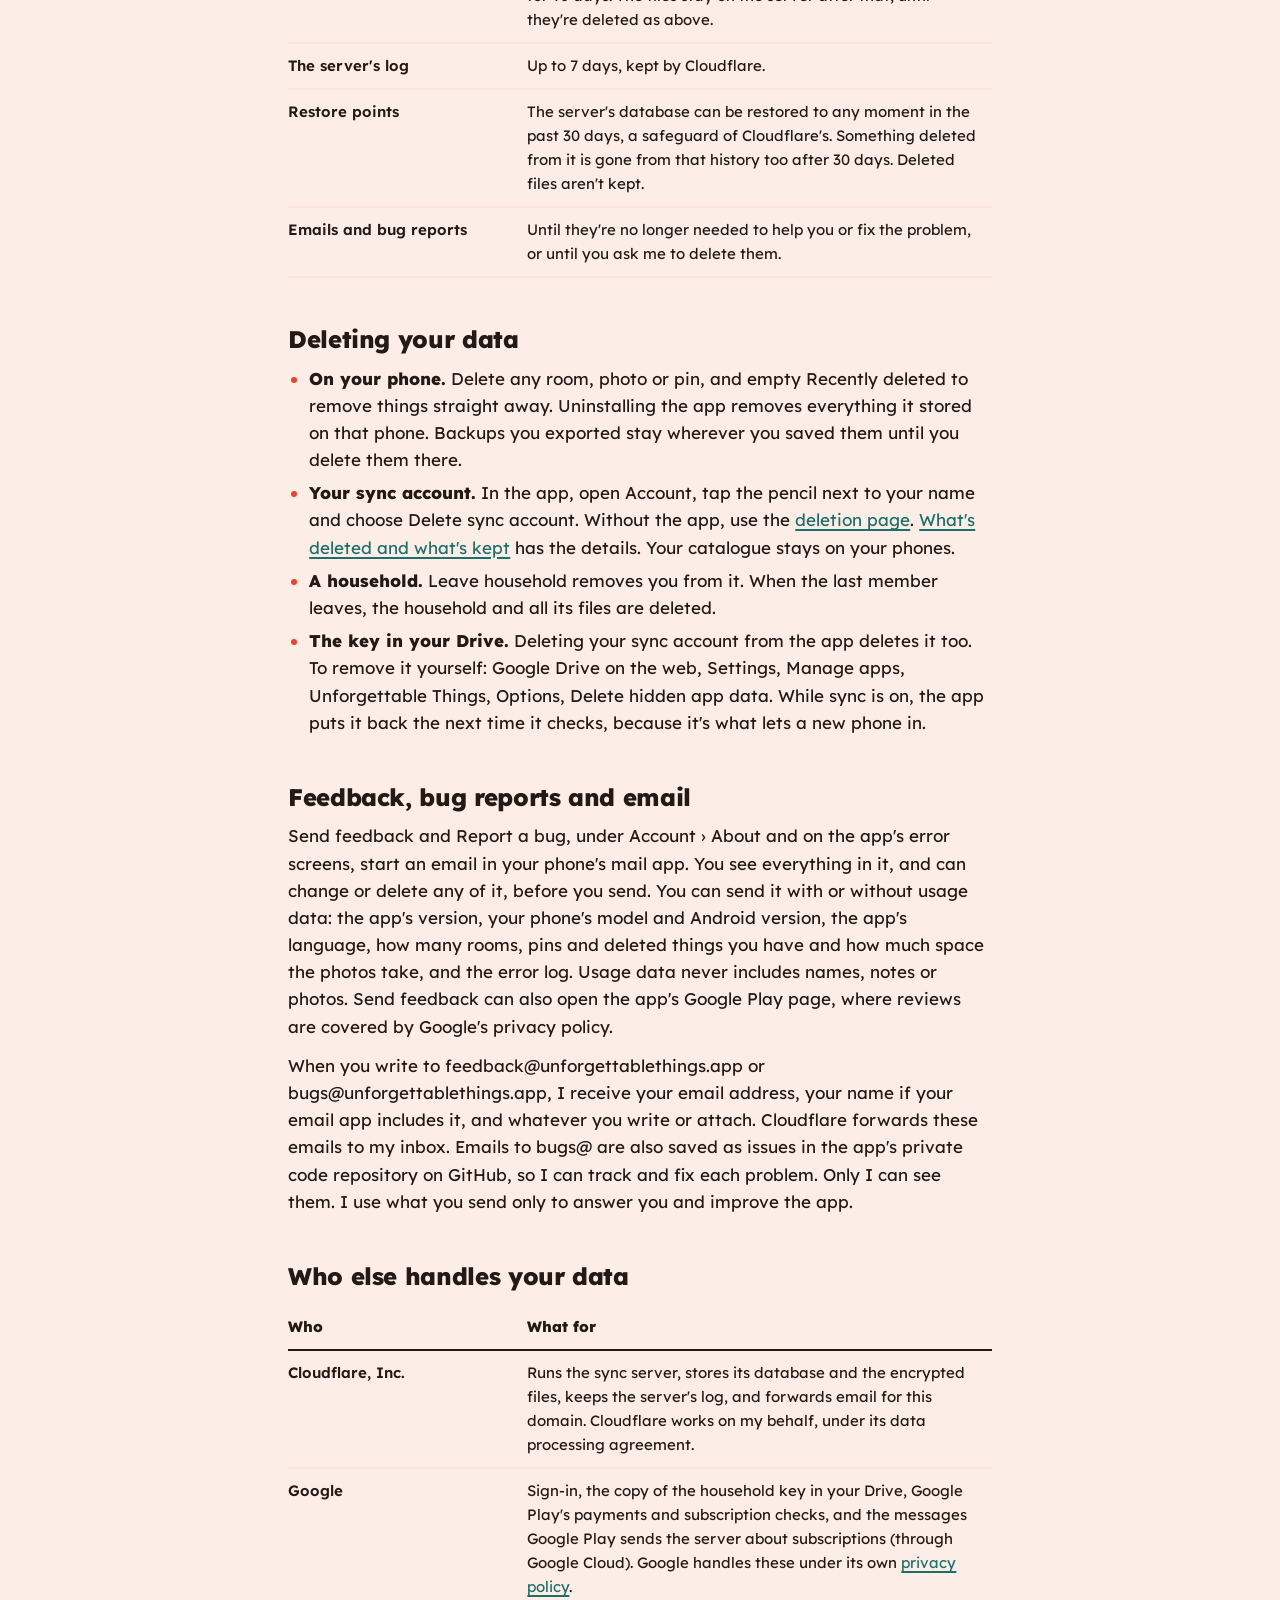
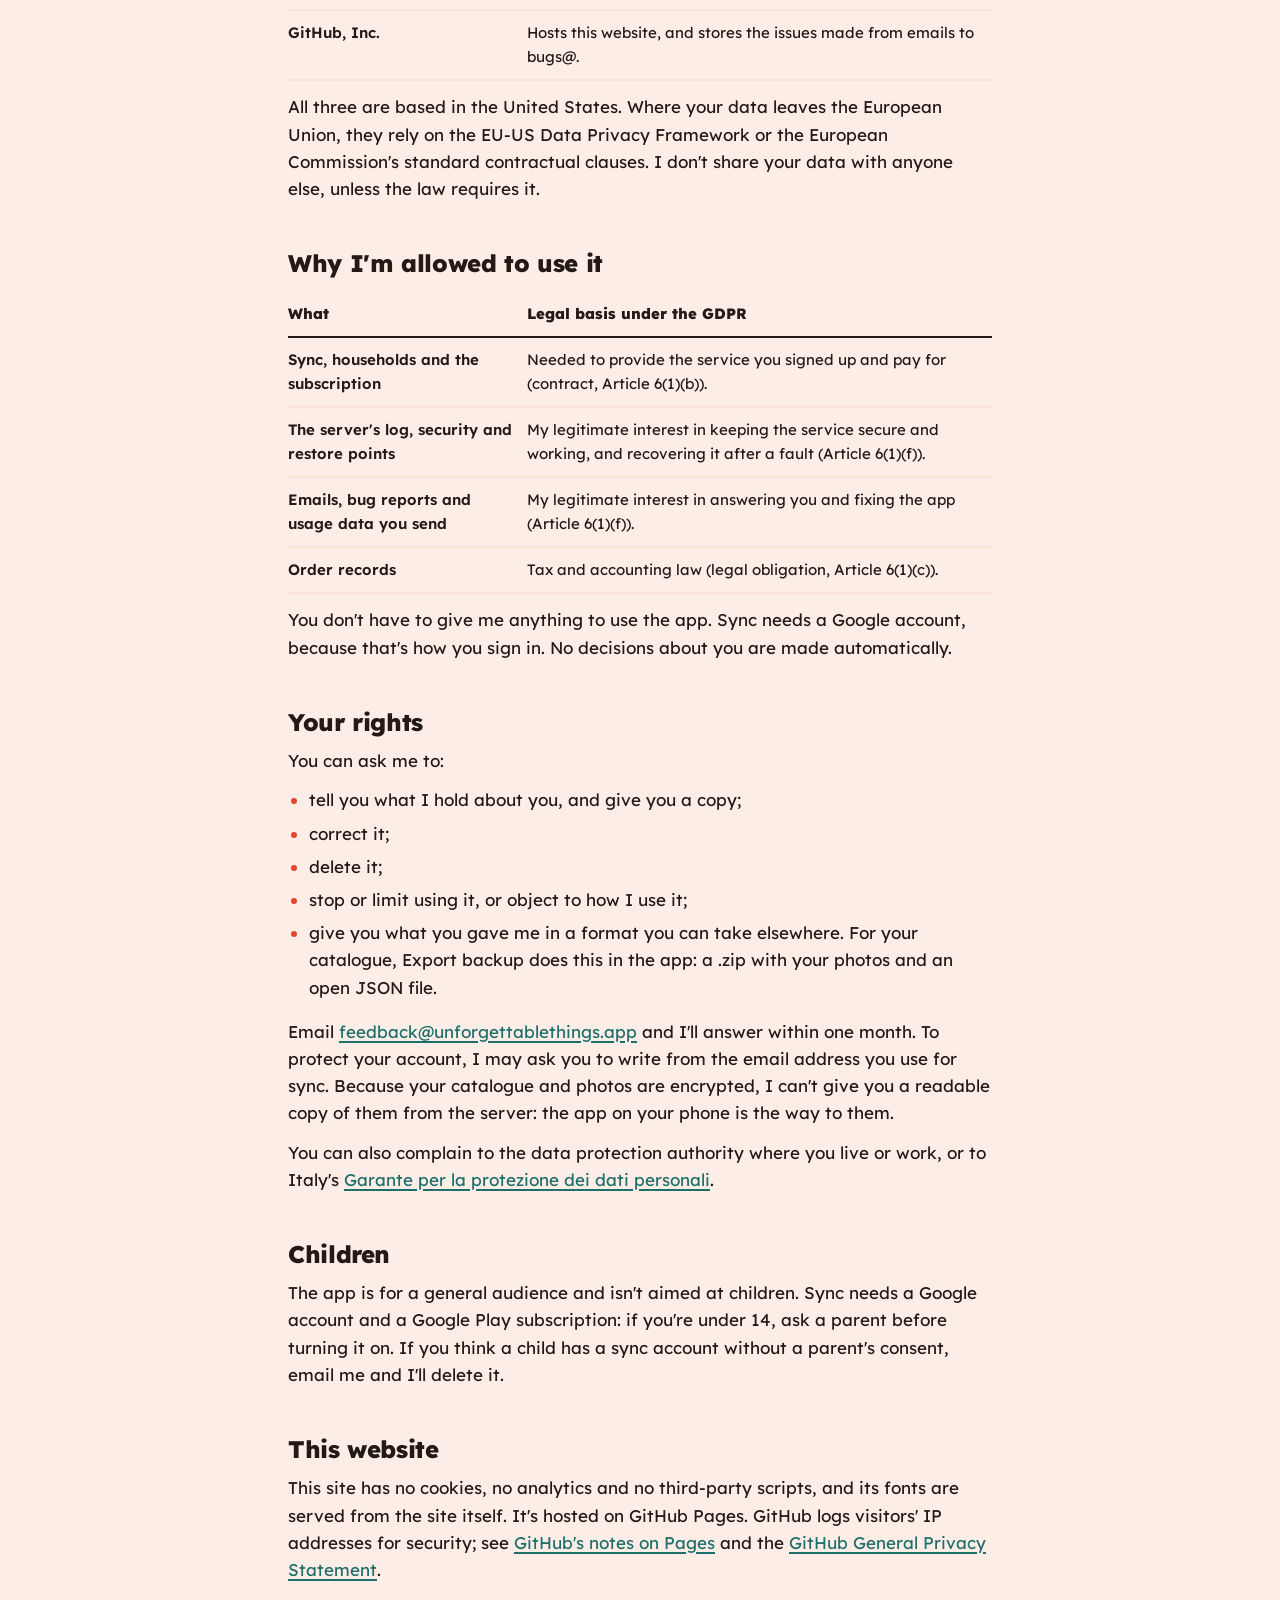
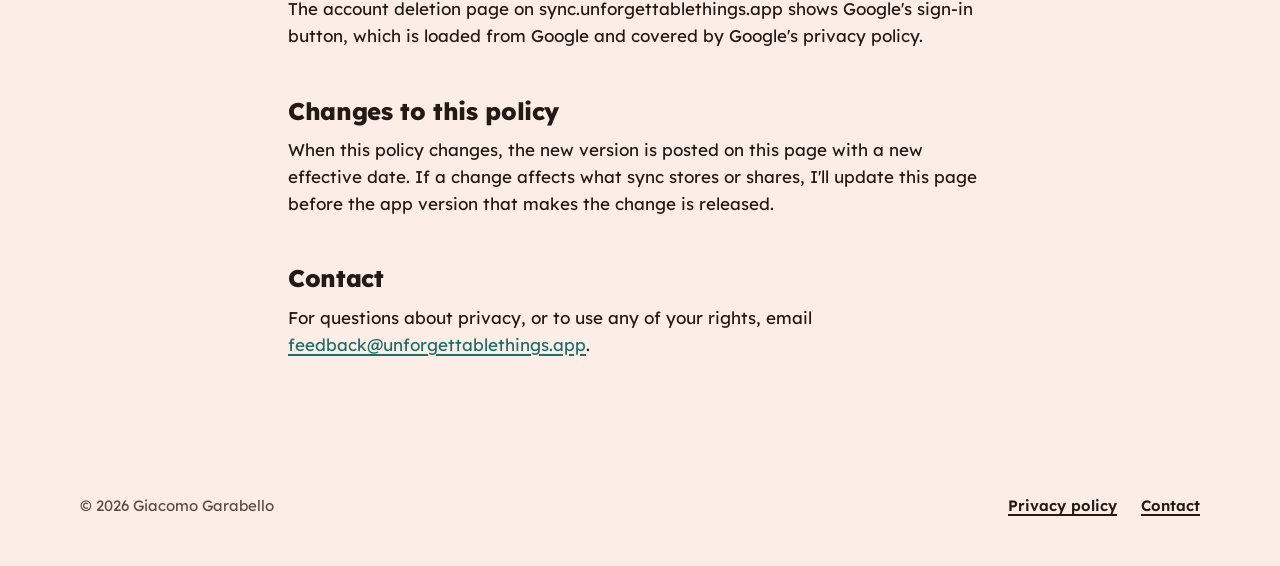
<file: privacy.html>
<!doctype html>
<html lang="en">
<head>
  <meta charset="utf-8">
  <meta name="viewport" content="width=device-width, initial-scale=1">
  <title>Privacy policy – Unforgettable Things</title>
  <meta name="description" content="No ads, no analytics, no tracking. What Unforgettable Things keeps on your phone, what optional sync sends to its server (encrypted on your phone first), how long it's kept and how to delete it.">
  <meta name="theme-color" content="#FDEDE7" media="(prefers-color-scheme: light)">
  <meta name="theme-color" content="#1E1714" media="(prefers-color-scheme: dark)">
  <link rel="alternate" hreflang="en" href="https://unforgettablethings.app/privacy.html">
  <link rel="alternate" hreflang="it" href="https://unforgettablethings.app/it/privacy.html">
  <link rel="icon" href="assets/img/favicon.svg" type="image/svg+xml">
  <link rel="icon" href="assets/img/favicon-32.png" sizes="32x32" type="image/png">
  <link rel="apple-touch-icon" href="assets/img/apple-touch-icon.png">
  <link rel="stylesheet" href="assets/css/site.css">
</head>
<body>
  <a class="skip" href="#main">Skip to content</a>

  <header class="site-header">
    <div class="wrap">
      <a class="brand" href="./" aria-label="Unforgettable Things, home">
        <svg viewBox="0 0 66 44" aria-hidden="true"><g stroke="#231A16" stroke-width="3" stroke-linejoin="round"><path d="M11 18a5 5 0 0 1 3.6 8.5c2.6 1.3 4.2 4 4.2 7V42H3.2v-8.5c0-3 1.6-5.7 4.2-7A5 5 0 0 1 11 18z" fill="#FFD84D"/><path d="M30 10a6.5 6.5 0 0 1 4.7 11c3.4 1.6 5.5 5.1 5.5 9V42H19.8V30c0-3.9 2.1-7.4 5.5-9A6.5 6.5 0 0 1 30 10z" fill="#E8452C"/><path d="M52 2a8.5 8.5 0 0 1 6.1 14.4c4.4 2.1 6.4 6.6 6.4 11.6v14H41.5V28c0-5 2-9.5 6.4-11.6A8.5 8.5 0 0 1 52 2z" fill="#1E6E6A"/></g></svg>
        <span>Unforgettable Things</span>
      </a>
      <nav class="site-nav" aria-label="Main">
        <a class="opt" href="./#how">How it works</a>
        <a href="privacy.html" aria-current="page">Privacy</a>
        <a href="it/privacy.html" hreflang="it" lang="it" aria-label="Versione italiana">IT</a>
      </nav>
    </div>
  </header>

  <main id="main" class="prose">
    <div class="wrap">
      <!--
        Written against build 106 of the app (tag build-106 in the app repo)
        and its sync server (server/ in the same commit). When the app or the
        server changes what it stores or sends, change this page and
        it/privacy.html together, and update the effective date.
      -->
      <h1>Privacy policy</h1>
      <p class="meta">Unforgettable Things for Android. Effective 6 November 2026.</p>

      <div class="summary">
        <p><strong>The short version.</strong> No ads, no analytics, no tracking. Without sync, everything you add stays on your phone, and it only leaves when you export or share something yourself.</p>
        <p><strong>Sync is optional and paid.</strong> When you turn it on, your catalogue and photos are encrypted on your phone before they leave, with a key the server never gets. So I can't read them, and neither can Cloudflare, which hosts the server. The server does know your email address, your name, who's in your household and whether you subscribe.</p>
      </div>

      <h2 id="who">Who's responsible</h2>
      <p>Unforgettable Things is made by Giacomo Garabello, an independent developer based in Italy. I'm the data controller for what this policy describes, under the EU's General Data Protection Regulation (GDPR). "I" and "me" below means the developer.</p>
      <p>This policy covers the Android app, its sync server at sync.unforgettablethings.app, and this website. You can reach me at <a href="mailto:feedback@unforgettablethings.app">feedback@unforgettablethings.app</a>.</p>

      <h2 id="phone">What the app keeps on your phone</h2>
      <p>Everything below is kept in the app's private storage on your phone. Without sync, I don't have a copy and have no way to see it.</p>
      <table>
        <thead><tr><th scope="col">What</th><th scope="col">Why it's kept</th></tr></thead>
        <tbody>
          <tr><td>Rooms, photos and pins</td><td>The names and labels you type, the photos you add, and where each pin sits on its photo. This is the app's whole purpose.</td></tr>
          <tr><td>Dates and reminders</td><td>The dates you add to pins, with their notes, early alerts and repeats, for the Due soon list and notifications.</td></tr>
          <tr><td>Change history</td><td>What changed, when and by whom, so Undo works and you can see a pin's history. Kept for 90 days. It isn't included in backups and sync doesn't send it.</td></tr>
          <tr><td>Recently deleted</td><td>Things you deleted, kept for 2 days by default (you can change this in Settings) so you can bring them back.</td></tr>
          <tr><td>Settings</td><td>Theme, language, App lock, sorting, how long to keep deleted things, your name, and random IDs made on your phone. The name and IDs label your changes in the history.</td></tr>
          <tr><td>Error log</td><td>Up to 50 recent errors, in case you report a problem.</td></tr>
          <tr><td>With sync on</td><td>Your Google account's email address, name and profile picture; your sign-in to the sync server and your household's key, both locked with a key that Android's Keystore holds and never lets leave the phone; and the household's latest synced files, so the app can merge them.</td></tr>
        </tbody>
      </table>

      <h2 id="photos">Photos</h2>
      <p>You add photos with your camera or from your gallery. The app only gets the photos you pick and never browses the rest of your gallery.</p>
      <p>Before a photo is saved, the app removes its metadata (EXIF, XMP and IPTC), which can include the GPS location, the camera model and the time it was taken. Only the orientation is kept, so the photo shows the right way up. The same is done to every photo a backup brings in. Photos are also resized to at most 1600 pixels on the longest side to save space.</p>

      <h2 id="permissions">Permissions</h2>
      <ul>
        <li><strong>Notifications.</strong> Asked the first time you add a date to a pin, so the app can notify you at 9:00 on the day and on any early alerts. Notifications are scheduled on your phone, not sent from a server. With App lock on, they don't show the pin's name or where it is. You can turn them off in Android's settings, which Account › Settings › Notifications opens for you.</li>
        <li><strong>Run at startup.</strong> Lets the app put your scheduled reminders back after the phone restarts. It does nothing else.</li>
        <li><strong>Fingerprint or face.</strong> For the optional App lock. Android's own prompt checks your fingerprint, face, PIN, pattern or password, and tells the app only whether it worked. The app never gets your fingerprint or face data. While App lock is on, the app is also hidden from the recent apps screen.</li>
        <li><strong>Internet.</strong> Used only by sync, by Google sign-in and by the subscription. With sync off, the app doesn't connect to any server.</li>
        <li><strong>Google Play billing.</strong> Lets you buy the sync subscription through Google Play.</li>
        <li><strong>Camera and photos.</strong> The app doesn't ask for these. "Take a photo" opens your phone's camera app, and "Choose from gallery" uses Android's photo picker. Either way, only the photo you choose is handed to the app.</li>
      </ul>

      <h2 id="not-collected">What isn't collected</h2>
      <p>The app has no analytics, no advertising ID, no ad networks and no automatic crash reporting. It doesn't read your location, contacts or anything else on your phone. Nothing about you is sold, used for advertising or used to build a profile of you.</p>

      <h2 id="backups">Backups, reports and sharing</h2>
      <ul>
        <li><strong>Export</strong> makes a .zip backup or a PDF report, of everything or of one room, photo or close-up. The app hands it to whatever you pick in the share sheet, such as Files, Google Drive, email or a chat app. From there, that service's privacy policy applies.</li>
        <li>A .zip backup can be <strong>protected with a password</strong> (AES-256). The password isn't stored anywhere, so a forgotten one can't be recovered. Without one, the .zip isn't encrypted. PDF reports can't have a password. Keep both somewhere you trust.</li>
        <li><strong>Import backup</strong> adds a .zip to what's on your phone, or replaces everything with it. Either way, it stays on your phone.</li>
        <li><strong>Share where it is</strong> sends one picture the app draws on the spot: the photos from the room down to that thing, with only the next pin marked on each. It carries no metadata and no other pin's name.</li>
        <li><strong>Google's cloud backup</strong> is turned off for this app, so your data isn't copied to Google's servers automatically. If you move to a new phone with Android's phone-to-phone transfer (Android 12 and later), your data can be copied directly between the two phones. Sync turns itself off on the new phone until you sign in again, because the key that locks your sign-in stays on the old one.</li>
      </ul>

      <h2 id="sync">Cloud sync</h2>
      <p>Sync is optional and paid. It's off until you turn it on in Account › Sync. It keeps the phones of a household on one catalogue, photos included, and keeps a copy safe if a phone is lost or broken.</p>

      <h3>Signing in with Google</h3>
      <p>Turning on sync opens Google's sign-in. Google gives the app your Google account's email address, name, profile picture and a sign-in token. The app sends the token to the sync server once; the server checks it with Google and keeps only your Google account ID and your email address. Your name becomes your name in the app, so your household can see who changed what. Your profile picture is downloaded once and stays on your phone.</p>
      <p>Sync also asks for access to the app's own hidden folder in your Google Drive. That's where it keeps a copy of your household's key, so a new phone can open your data with nothing to type or remember. The app can't see any of your other Drive files, and you can't browse that folder either.</p>

      <h3>What's encrypted, and who holds the key</h3>
      <p>Your catalogue (rooms, pins, labels, dates, notes and the names attached to changes) and every photo are compressed and then encrypted on your phone with AES-256-GCM before they're uploaded. Each household has its own random 256-bit key. It stays on your household's phones and in each member's own Google Drive, and it never reaches the server. Even the photos' file names are replaced by codes, so the server can't tell when they were taken.</p>
      <p>So Cloudflare holds the files but not the key, and Google holds the key but not the files. I can't read your catalogue or see your photos, and the server never opens, reads or logs them.</p>

      <h3>What the sync server knows</h3>
      <p>To decide who may read and write which files, the server keeps this, without encryption:</p>
      <table>
        <thead><tr><th scope="col">What</th><th scope="col">Why</th></tr></thead>
        <tbody>
          <tr><td>Your account</td><td>Your Google account ID and email address, and when you first signed in. The email is also how I can find your account if you ask me to delete it.</td></tr>
          <tr><td>Your name</td><td>The name from your Google account, shown to the other members of your household.</td></tr>
          <tr><td>Your household</td><td>Who's in it, who owns it and when each person joined.</td></tr>
          <tr><td>Your phones</td><td>A random ID for each phone, when it signed in, and the last day it connected. Each phone gets its own sign-in, and the server keeps only a scrambled copy (a hash) of it.</td></tr>
          <tr><td>The encrypted files</td><td>Their sizes and when they were uploaded, for the household's 5 GB of storage.</td></tr>
          <tr><td>Invites</td><td>Who made each invite, who used it and when. Only a hash of the invite code is stored.</td></tr>
          <tr><td>Your subscription</td><td>Google Play's purchase token, the plan (monthly or yearly), its status and when it ends.</td></tr>
        </tbody>
      </table>
      <p>The server's own log records only which kind of request came in, its result and its size: no IP addresses, account IDs, file names or contents. Like any server on the internet, it sees your phone's IP address while it answers a request, but it doesn't store it. Cloudflare's network may process IP addresses to deliver traffic and protect against attacks.</p>
      <p>The server and its database run on Cloudflare. The database and the encrypted files are stored in the European Union.</p>

      <h3>Households and invites</h3>
      <p>Everyone in a household shares one catalogue, so each member sees everything in it, and the names of the others. Only the person paying sees the subscription's details.</p>
      <p>An invite is a link that works once, within 3 days. It carries the household's key after the # sign, a part of a link that browsers and apps never send to a server, so neither the sync server nor this website sees it. Anyone who opens the link in time can join and read the household's catalogue, so only send it to the person you mean to invite.</p>
      <p>The owner can remove members. When someone leaves or is removed, what they shared stays with the household, and the copy of the catalogue on their own phones stays with them.</p>

      <h2 id="subscription">The subscription</h2>
      <p>Sync is bought through Google Play, monthly or yearly, and one member's subscription covers the whole household. Google takes the payment, so I never see your card or bank details.</p>
      <p>When you buy, the app gives Google Play your sync account's random ID (not your email), so the purchase can be matched to your account. The server checks each purchase with Google Play and acknowledges it, and Google Play tells the server about renewals, cancellations and refunds as they happen. Google also gives me sales reports and an order record for each purchase, such as the order number, plan, price, date and country, which I keep as long as tax law requires. Google handles payments under its own privacy policy.</p>

      <h2 id="retention">How long things are kept</h2>
      <table>
        <thead><tr><th scope="col">What</th><th scope="col">How long</th></tr></thead>
        <tbody>
          <tr><td>Everything on your phone</td><td>Until you delete it or uninstall the app. Change history: 90 days. Recently deleted: 2 days by default. Error log: the last 50 errors.</td></tr>
          <tr><td>Your sync account and subscription records</td><td>Until you delete your sync account. Nothing deletes them automatically: if you stop using sync, they stay until you delete the account or ask me to.</td></tr>
          <tr><td>Your sign-in on a phone</td><td>Until you sign out on that phone or delete your sync account.</td></tr>
          <tr><td>Your name and household membership</td><td>Until you leave the household or delete your sync account.</td></tr>
          <tr><td>Each phone's encrypted catalogue</td><td>Until its account is deleted or the household is. A phone that signs out, or whose owner leaves the household, leaves its last file there for the others to merge.</td></tr>
          <tr><td>Encrypted photos and invite records</td><td>Until the household is deleted, which happens when its last member leaves or deletes their account. For now, a photo you delete in the app stays on the server, still encrypted, until then.</td></tr>
          <tr><td>After a subscription ends</td><td>The household's phones can still download, but not upload, for 90 days. The files stay on the server after that, until they're deleted as above.</td></tr>
          <tr><td>The server's log</td><td>Up to 7 days, kept by Cloudflare.</td></tr>
          <tr><td>Restore points</td><td>The server's database can be restored to any moment in the past 30 days, a safeguard of Cloudflare's. Something deleted from it is gone from that history too after 30 days. Deleted files aren't kept.</td></tr>
          <tr><td>Emails and bug reports</td><td>Until they're no longer needed to help you or fix the problem, or until you ask me to delete them.</td></tr>
        </tbody>
      </table>

      <h2 id="delete">Deleting your data</h2>
      <ul>
        <li><strong>On your phone.</strong> Delete any room, photo or pin, and empty Recently deleted to remove things straight away. Uninstalling the app removes everything it stored on that phone. Backups you exported stay wherever you saved them until you delete them there.</li>
        <li><strong>Your sync account.</strong> In the app, open Account, tap the pencil next to your name and choose Delete sync account. Without the app, use the <a href="https://sync.unforgettablethings.app/delete-account?lang=en">deletion page</a>. <a href="delete-account.html">What's deleted and what's kept</a> has the details. Your catalogue stays on your phones.</li>
        <li><strong>A household.</strong> Leave household removes you from it. When the last member leaves, the household and all its files are deleted.</li>
        <li><strong>The key in your Drive.</strong> Deleting your sync account from the app deletes it too. To remove it yourself: Google Drive on the web, Settings, Manage apps, Unforgettable Things, Options, Delete hidden app data. While sync is on, the app puts it back the next time it checks, because it's what lets a new phone in.</li>
      </ul>

      <h2 id="feedback">Feedback, bug reports and email</h2>
      <p>Send feedback and Report a bug, under Account › About and on the app's error screens, start an email in your phone's mail app. You see everything in it, and can change or delete any of it, before you send. You can send it with or without usage data: the app's version, your phone's model and Android version, the app's language, how many rooms, pins and deleted things you have and how much space the photos take, and the error log. Usage data never includes names, notes or photos. Send feedback can also open the app's Google Play page, where reviews are covered by Google's privacy policy.</p>
      <p>When you write to feedback@unforgettablethings.app or bugs@unforgettablethings.app, I receive your email address, your name if your email app includes it, and whatever you write or attach. Cloudflare forwards these emails to my inbox. Emails to bugs@ are also saved as issues in the app's private code repository on GitHub, so I can track and fix each problem. Only I can see them. I use what you send only to answer you and improve the app.</p>

      <h2 id="others">Who else handles your data</h2>
      <table>
        <thead><tr><th scope="col">Who</th><th scope="col">What for</th></tr></thead>
        <tbody>
          <tr><td>Cloudflare, Inc.</td><td>Runs the sync server, stores its database and the encrypted files, keeps the server's log, and forwards email for this domain. Cloudflare works on my behalf, under its data processing agreement.</td></tr>
          <tr><td>Google</td><td>Sign-in, the copy of the household key in your Drive, Google Play's payments and subscription checks, and the messages Google Play sends the server about subscriptions (through Google Cloud). Google handles these under its own <a href="https://policies.google.com/privacy">privacy policy</a>.</td></tr>
          <tr><td>GitHub, Inc.</td><td>Hosts this website, and stores the issues made from emails to bugs@.</td></tr>
        </tbody>
      </table>
      <p>All three are based in the United States. Where your data leaves the European Union, they rely on the EU-US Data Privacy Framework or the European Commission's standard contractual clauses. I don't share your data with anyone else, unless the law requires it.</p>

      <h2 id="legal-basis">Why I'm allowed to use it</h2>
      <table>
        <thead><tr><th scope="col">What</th><th scope="col">Legal basis under the GDPR</th></tr></thead>
        <tbody>
          <tr><td>Sync, households and the subscription</td><td>Needed to provide the service you signed up and pay for (contract, Article 6(1)(b)).</td></tr>
          <tr><td>The server's log, security and restore points</td><td>My legitimate interest in keeping the service secure and working, and recovering it after a fault (Article 6(1)(f)).</td></tr>
          <tr><td>Emails, bug reports and usage data you send</td><td>My legitimate interest in answering you and fixing the app (Article 6(1)(f)).</td></tr>
          <tr><td>Order records</td><td>Tax and accounting law (legal obligation, Article 6(1)(c)).</td></tr>
        </tbody>
      </table>
      <p>You don't have to give me anything to use the app. Sync needs a Google account, because that's how you sign in. No decisions about you are made automatically.</p>

      <h2 id="rights">Your rights</h2>
      <p>You can ask me to:</p>
      <ul>
        <li>tell you what I hold about you, and give you a copy;</li>
        <li>correct it;</li>
        <li>delete it;</li>
        <li>stop or limit using it, or object to how I use it;</li>
        <li>give you what you gave me in a format you can take elsewhere. For your catalogue, Export backup does this in the app: a .zip with your photos and an open JSON file.</li>
      </ul>
      <p>Email <a href="mailto:feedback@unforgettablethings.app">feedback@unforgettablethings.app</a> and I'll answer within one month. To protect your account, I may ask you to write from the email address you use for sync. Because your catalogue and photos are encrypted, I can't give you a readable copy of them from the server: the app on your phone is the way to them.</p>
      <p>You can also complain to the data protection authority where you live or work, or to Italy's <a href="https://www.garanteprivacy.it">Garante per la protezione dei dati personali</a>.</p>

      <h2 id="children">Children</h2>
      <p>The app is for a general audience and isn't aimed at children. Sync needs a Google account and a Google Play subscription: if you're under 14, ask a parent before turning it on. If you think a child has a sync account without a parent's consent, email me and I'll delete it.</p>

      <h2 id="website">This website</h2>
      <p>This site has no cookies, no analytics and no third-party scripts, and its fonts are served from the site itself. It's hosted on GitHub Pages. GitHub logs visitors' IP addresses for security; see <a href="https://docs.github.com/en/pages/getting-started-with-github-pages/what-is-github-pages">GitHub's notes on Pages</a> and the <a href="https://docs.github.com/en/site-policy/privacy-policies/github-general-privacy-statement">GitHub General Privacy Statement</a>.</p>
      <p>The account deletion page on sync.unforgettablethings.app shows Google's sign-in button, which is loaded from Google and covered by Google's privacy policy.</p>

      <h2 id="changes">Changes to this policy</h2>
      <p>When this policy changes, the new version is posted on this page with a new effective date. If a change affects what sync stores or shares, I'll update this page before the app version that makes the change is released.</p>

      <h2 id="contact">Contact</h2>
      <p>For questions about privacy, or to use any of your rights, email <a href="mailto:feedback@unforgettablethings.app">feedback@unforgettablethings.app</a>.</p>
    </div>
  </main>

  <footer class="site-footer">
    <div class="wrap">
      <p>© 2026 Giacomo Garabello</p>
      <nav aria-label="Footer">
        <a href="privacy.html">Privacy policy</a>
        <a href="mailto:feedback@unforgettablethings.app">Contact</a>
      </nav>
    </div>
  </footer>
</body>
</html>
</file>
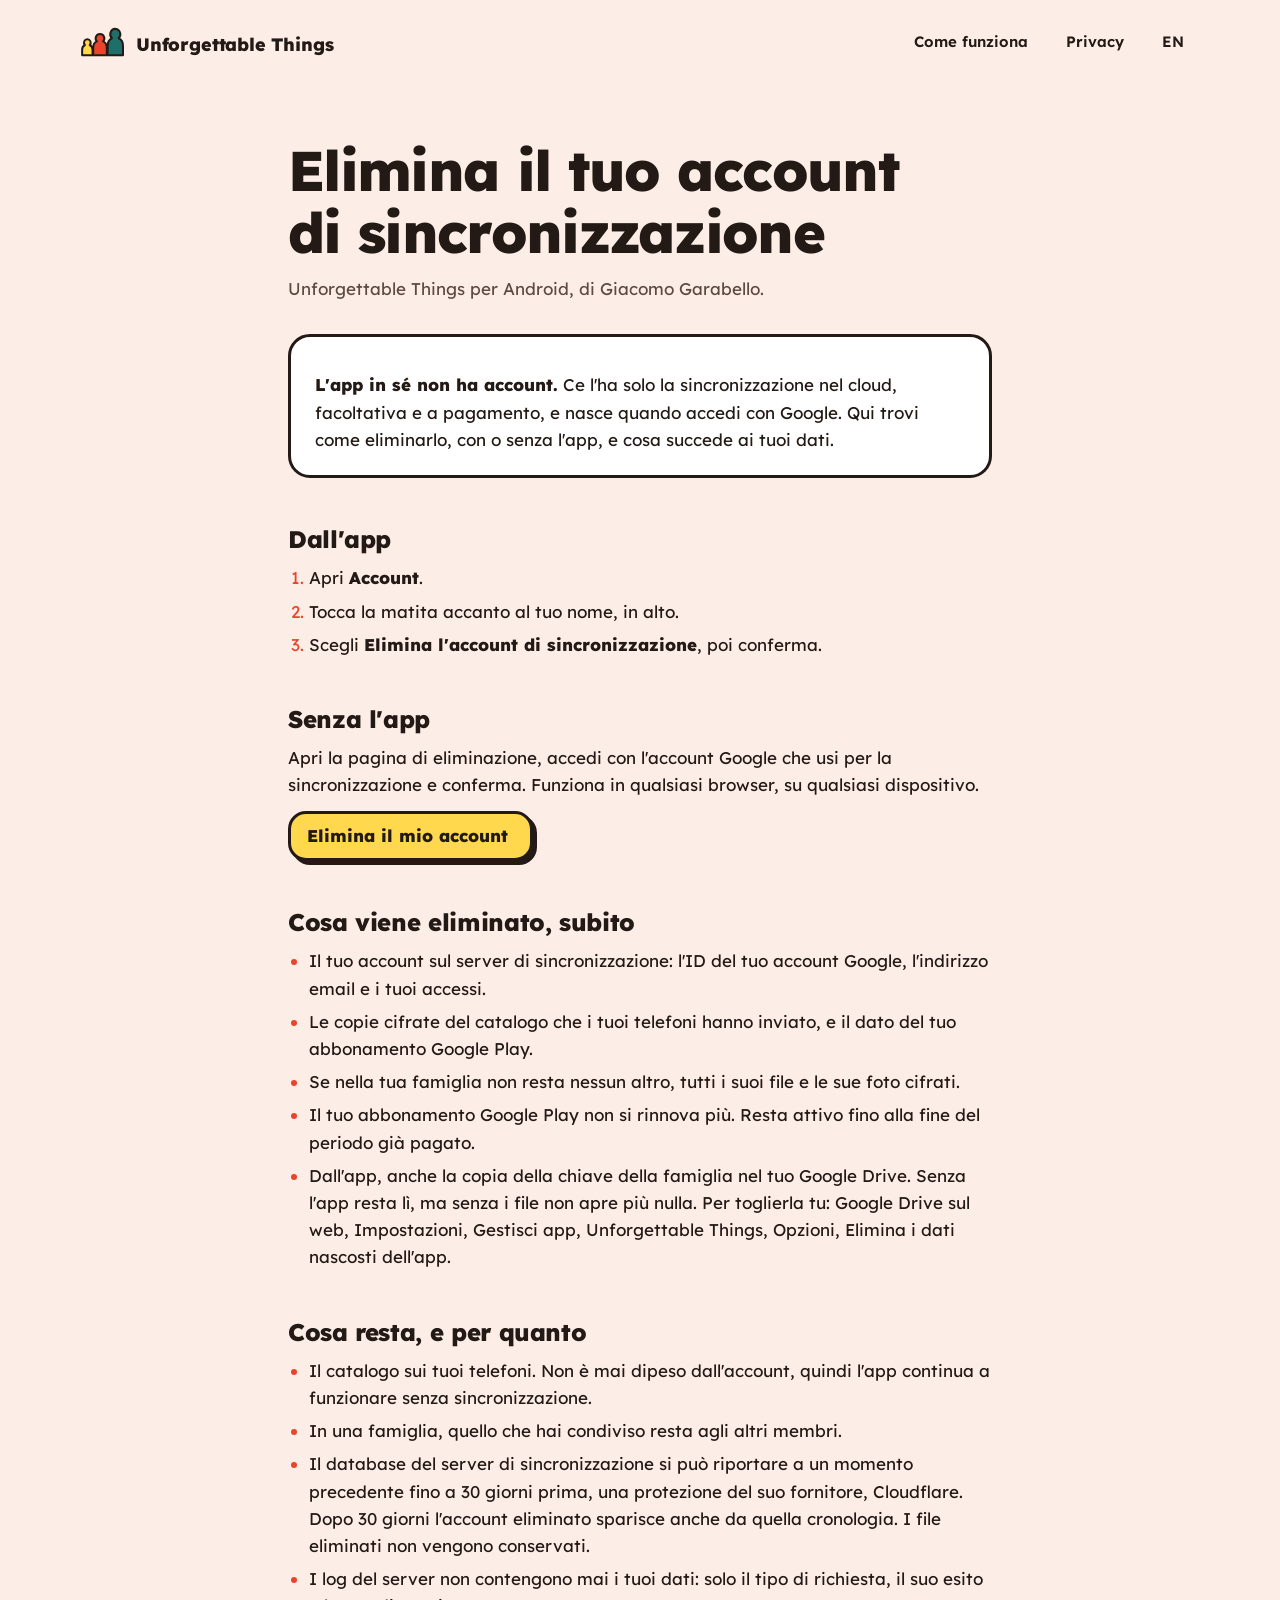
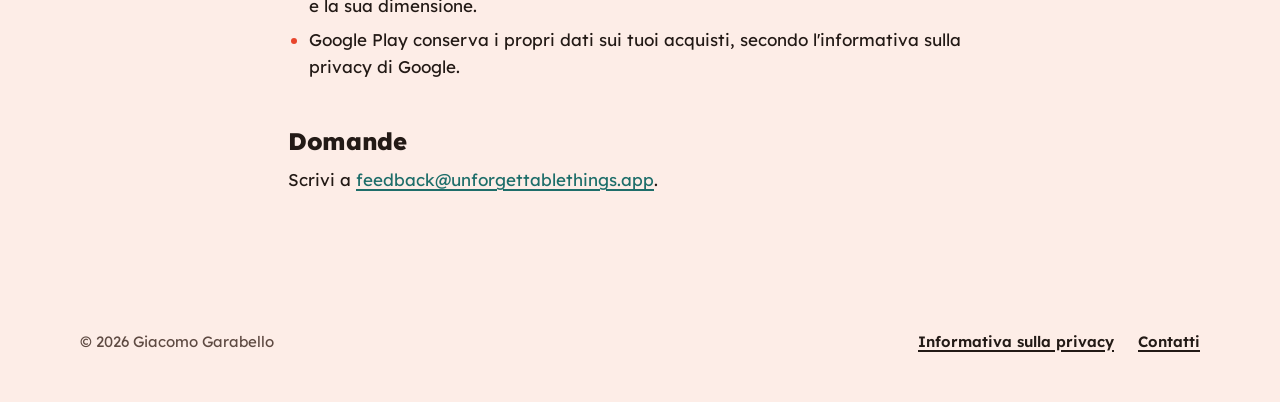
<file: it/delete-account.html>
<!doctype html>
<html lang="it">
<head>
  <meta charset="utf-8">
  <meta name="viewport" content="width=device-width, initial-scale=1">
  <title>Elimina il tuo account di sincronizzazione – Unforgettable Things</title>
  <meta name="description" content="Come eliminare il tuo account di sincronizzazione di Unforgettable Things e i suoi dati, con o senza l'app.">
  <meta name="theme-color" content="#FDEDE7" media="(prefers-color-scheme: light)">
  <meta name="theme-color" content="#1E1714" media="(prefers-color-scheme: dark)">
  <link rel="alternate" hreflang="en" href="https://unforgettablethings.app/delete-account.html">
  <link rel="alternate" hreflang="it" href="https://unforgettablethings.app/it/delete-account.html">
  <link rel="icon" href="../assets/img/favicon.svg" type="image/svg+xml">
  <link rel="icon" href="../assets/img/favicon-32.png" sizes="32x32" type="image/png">
  <link rel="apple-touch-icon" href="../assets/img/apple-touch-icon.png">
  <link rel="stylesheet" href="../assets/css/site.css">
</head>
<body>
  <a class="skip" href="#main">Vai al contenuto</a>

  <header class="site-header">
    <div class="wrap">
      <a class="brand" href="./" aria-label="Unforgettable Things, home">
        <svg viewBox="0 0 66 44" aria-hidden="true"><g stroke="#231A16" stroke-width="3" stroke-linejoin="round"><path d="M11 18a5 5 0 0 1 3.6 8.5c2.6 1.3 4.2 4 4.2 7V42H3.2v-8.5c0-3 1.6-5.7 4.2-7A5 5 0 0 1 11 18z" fill="#FFD84D"/><path d="M30 10a6.5 6.5 0 0 1 4.7 11c3.4 1.6 5.5 5.1 5.5 9V42H19.8V30c0-3.9 2.1-7.4 5.5-9A6.5 6.5 0 0 1 30 10z" fill="#E8452C"/><path d="M52 2a8.5 8.5 0 0 1 6.1 14.4c4.4 2.1 6.4 6.6 6.4 11.6v14H41.5V28c0-5 2-9.5 6.4-11.6A8.5 8.5 0 0 1 52 2z" fill="#1E6E6A"/></g></svg>
        <span>Unforgettable Things</span>
      </a>
      <nav class="site-nav" aria-label="Principale">
        <a class="opt" href="./#how">Come funziona</a>
        <a href="privacy.html">Privacy</a>
        <a href="../delete-account.html" hreflang="en" lang="en" aria-label="English version">EN</a>
      </nav>
    </div>
  </header>

  <main id="main" class="prose">
    <div class="wrap">
      <!--
        La pagina che chiede Google Play: come eliminare l'account e i suoi
        dati senza l'app. L'eliminazione avviene sulla pagina del server di
        sincronizzazione (server/src/delete-page.ts nel repo dell'app), così
        questa resta senza script, come il resto del sito.
      -->
      <h1>Elimina il tuo account di sincronizzazione</h1>
      <p class="meta">Unforgettable Things per Android, di Giacomo Garabello.</p>

      <div class="summary">
        <p><strong>L'app in sé non ha account.</strong> Ce l'ha solo la sincronizzazione nel cloud, facoltativa e a pagamento, e nasce quando accedi con Google. Qui trovi come eliminarlo, con o senza l'app, e cosa succede ai tuoi dati.</p>
      </div>

      <h2>Dall'app</h2>
      <ol>
        <li>Apri <strong>Account</strong>.</li>
        <li>Tocca la matita accanto al tuo nome, in alto.</li>
        <li>Scegli <strong>Elimina l'account di sincronizzazione</strong>, poi conferma.</li>
      </ol>

      <h2>Senza l'app</h2>
      <p>Apri la pagina di eliminazione, accedi con l'account Google che usi per la sincronizzazione e conferma. Funziona in qualsiasi browser, su qualsiasi dispositivo.</p>
      <p><a class="store" style="margin:0" href="https://sync.unforgettablethings.app/delete-account?lang=it"><span><strong>Elimina il mio account</strong></span></a></p>

      <h2>Cosa viene eliminato, subito</h2>
      <ul>
        <li>Il tuo account sul server di sincronizzazione: l'ID del tuo account Google, l'indirizzo email e i tuoi accessi.</li>
        <li>Le copie cifrate del catalogo che i tuoi telefoni hanno inviato, e il dato del tuo abbonamento Google Play.</li>
        <li>Se nella tua famiglia non resta nessun altro, tutti i suoi file e le sue foto cifrati.</li>
        <li>Il tuo abbonamento Google Play non si rinnova più. Resta attivo fino alla fine del periodo già pagato.</li>
        <li>Dall'app, anche la copia della chiave della famiglia nel tuo Google Drive. Senza l'app resta lì, ma senza i file non apre più nulla. Per toglierla tu: Google Drive sul web, Impostazioni, Gestisci app, Unforgettable Things, Opzioni, Elimina i dati nascosti dell'app.</li>
      </ul>

      <h2>Cosa resta, e per quanto</h2>
      <ul>
        <li>Il catalogo sui tuoi telefoni. Non è mai dipeso dall'account, quindi l'app continua a funzionare senza sincronizzazione.</li>
        <li>In una famiglia, quello che hai condiviso resta agli altri membri.</li>
        <li>Il database del server di sincronizzazione si può riportare a un momento precedente fino a 30 giorni prima, una protezione del suo fornitore, Cloudflare. Dopo 30 giorni l'account eliminato sparisce anche da quella cronologia. I file eliminati non vengono conservati.</li>
        <li>I log del server non contengono mai i tuoi dati: solo il tipo di richiesta, il suo esito e la sua dimensione.</li>
        <li>Google Play conserva i propri dati sui tuoi acquisti, secondo l'informativa sulla privacy di Google.</li>
      </ul>

      <h2>Domande</h2>
      <p>Scrivi a <a href="mailto:feedback@unforgettablethings.app">feedback@unforgettablethings.app</a>.</p>
    </div>
  </main>

  <footer class="site-footer">
    <div class="wrap">
      <p>© 2026 Giacomo Garabello</p>
      <nav aria-label="Piè di pagina">
        <a href="privacy.html">Informativa sulla privacy</a>
        <a href="mailto:feedback@unforgettablethings.app">Contatti</a>
      </nav>
    </div>
  </footer>
</body>
</html>
</file>
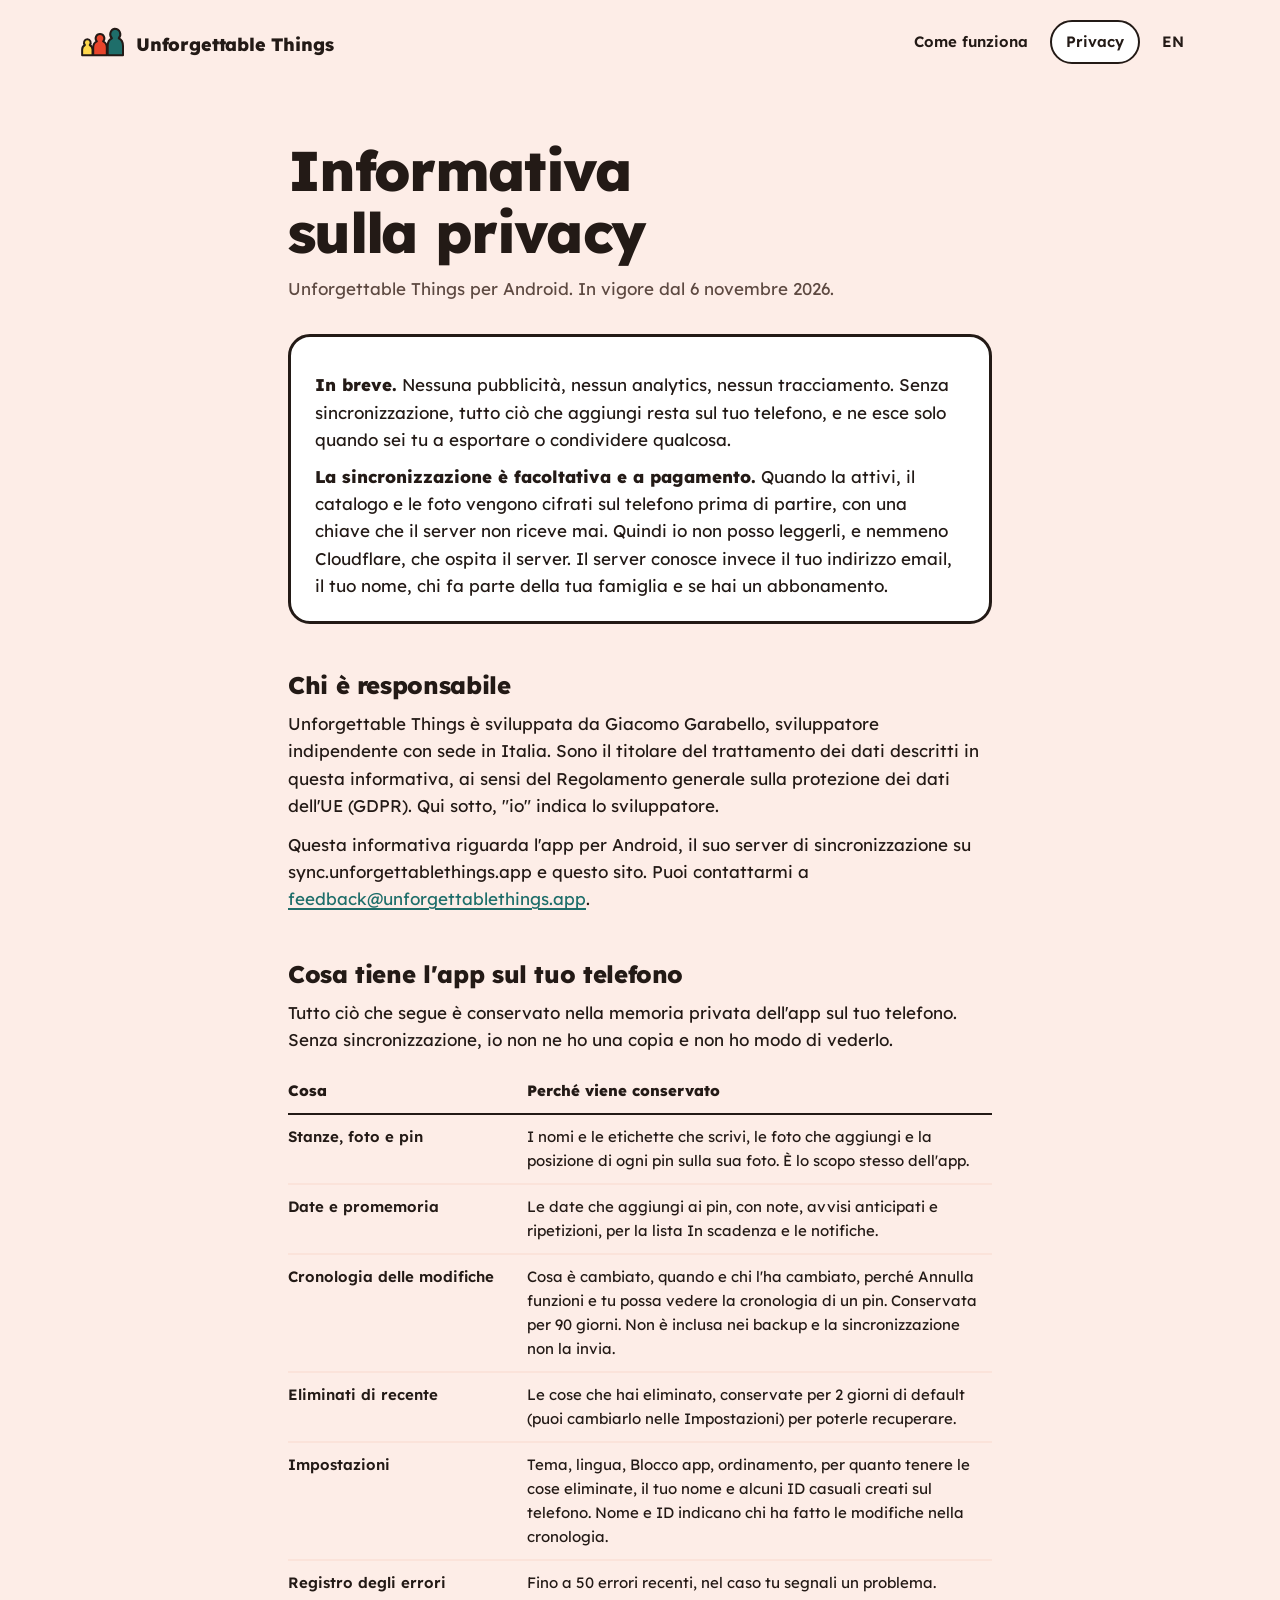
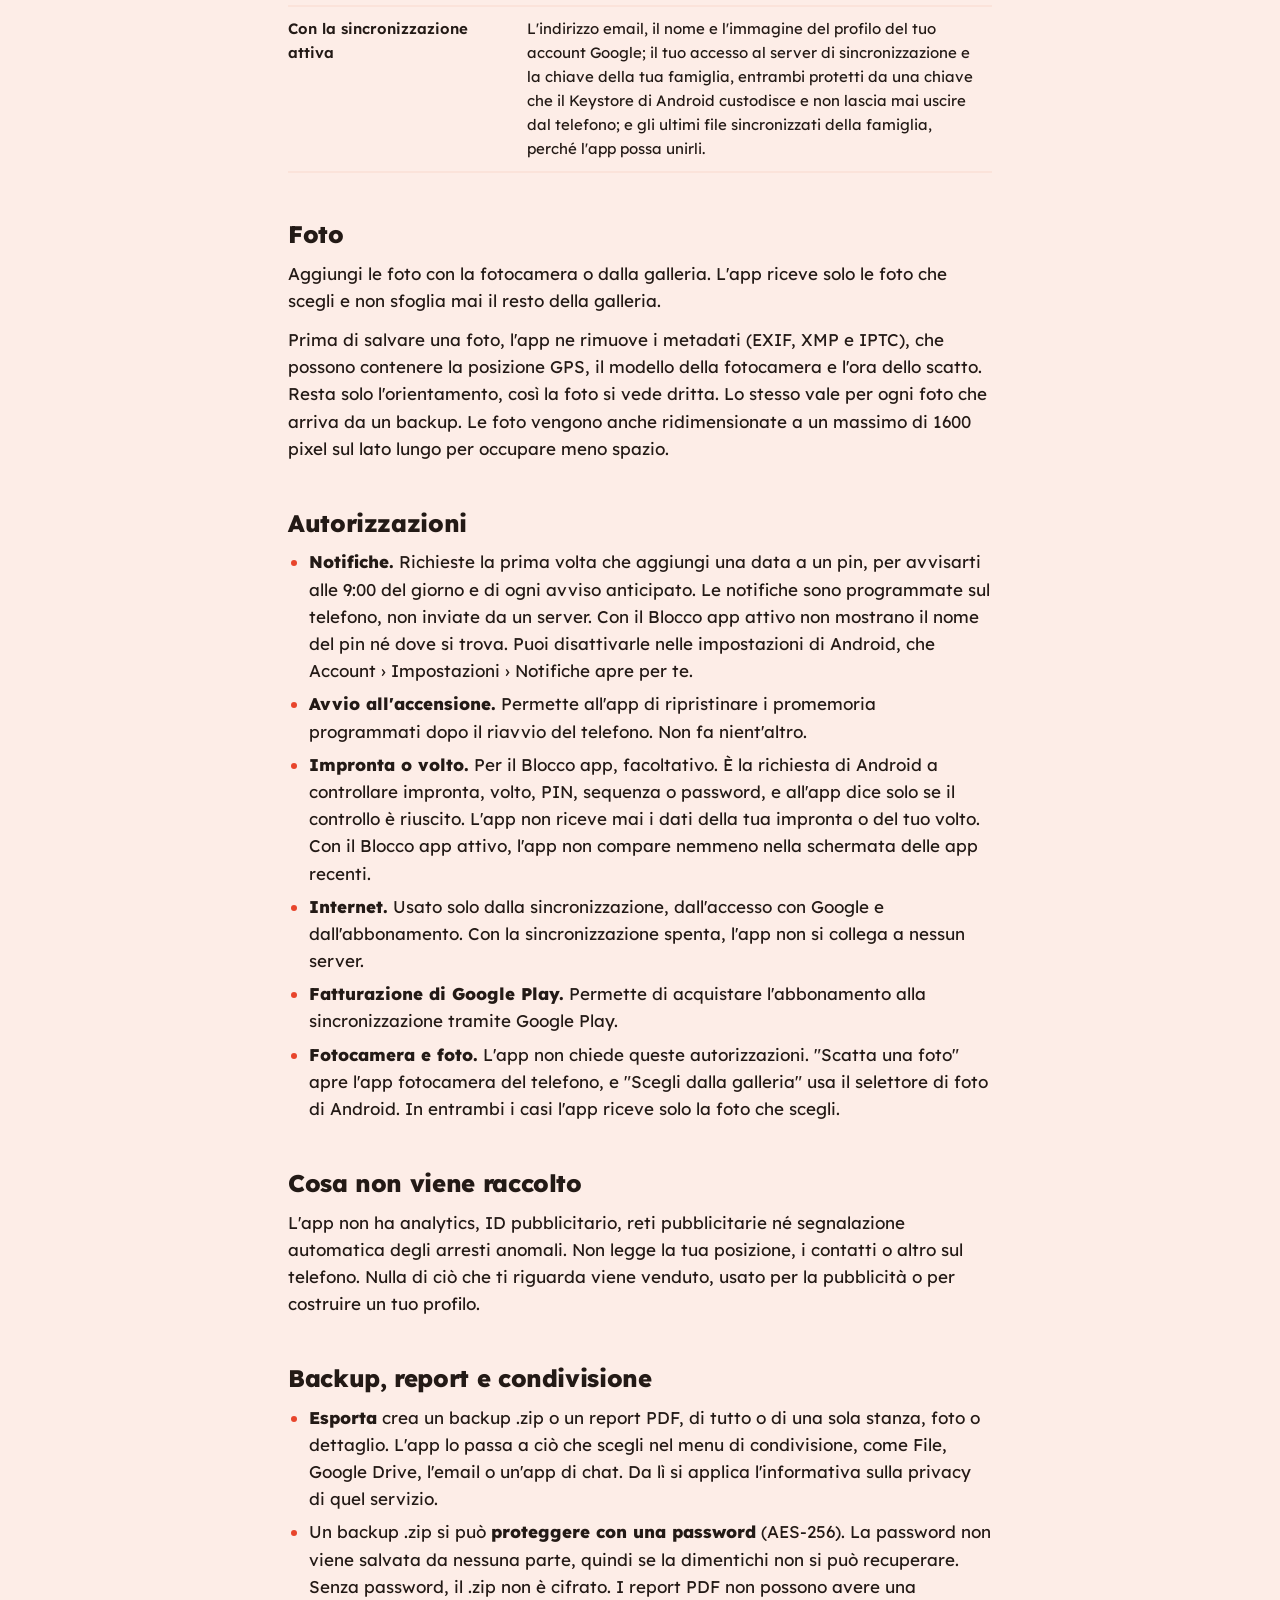
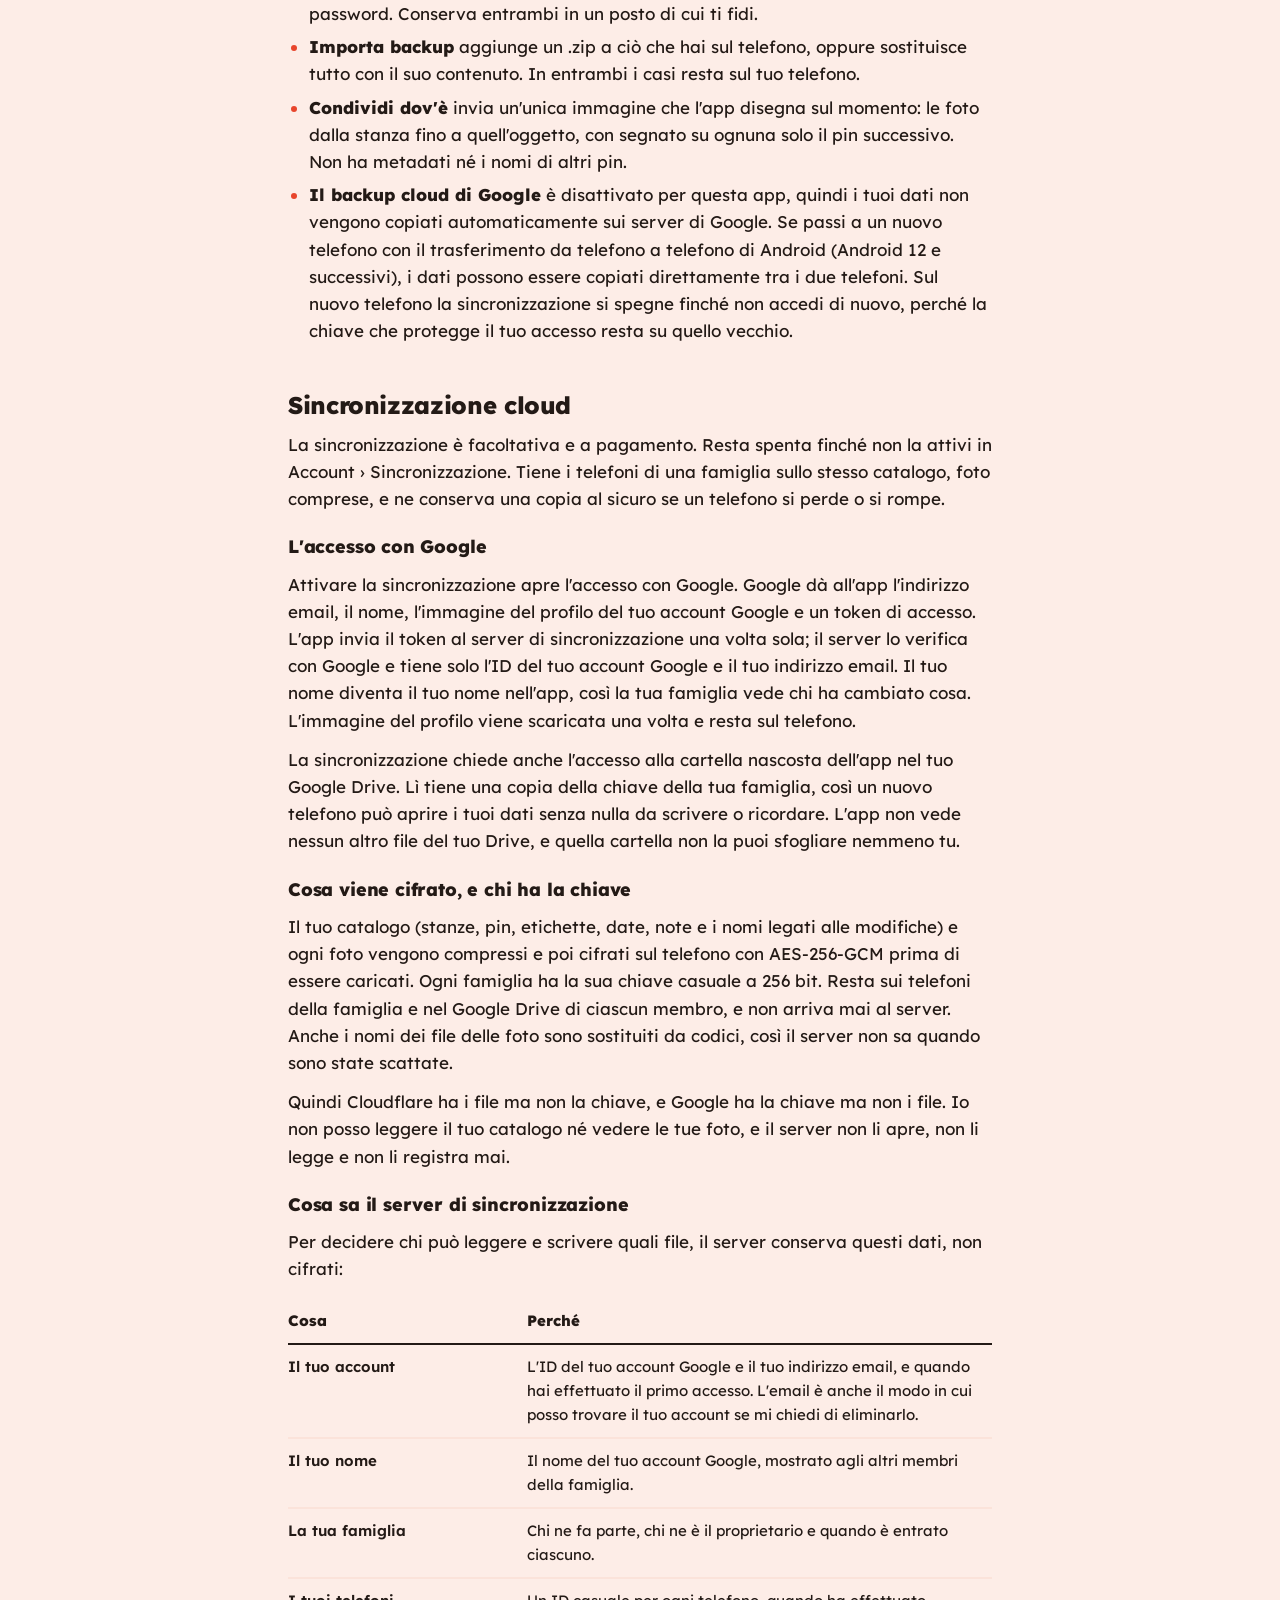
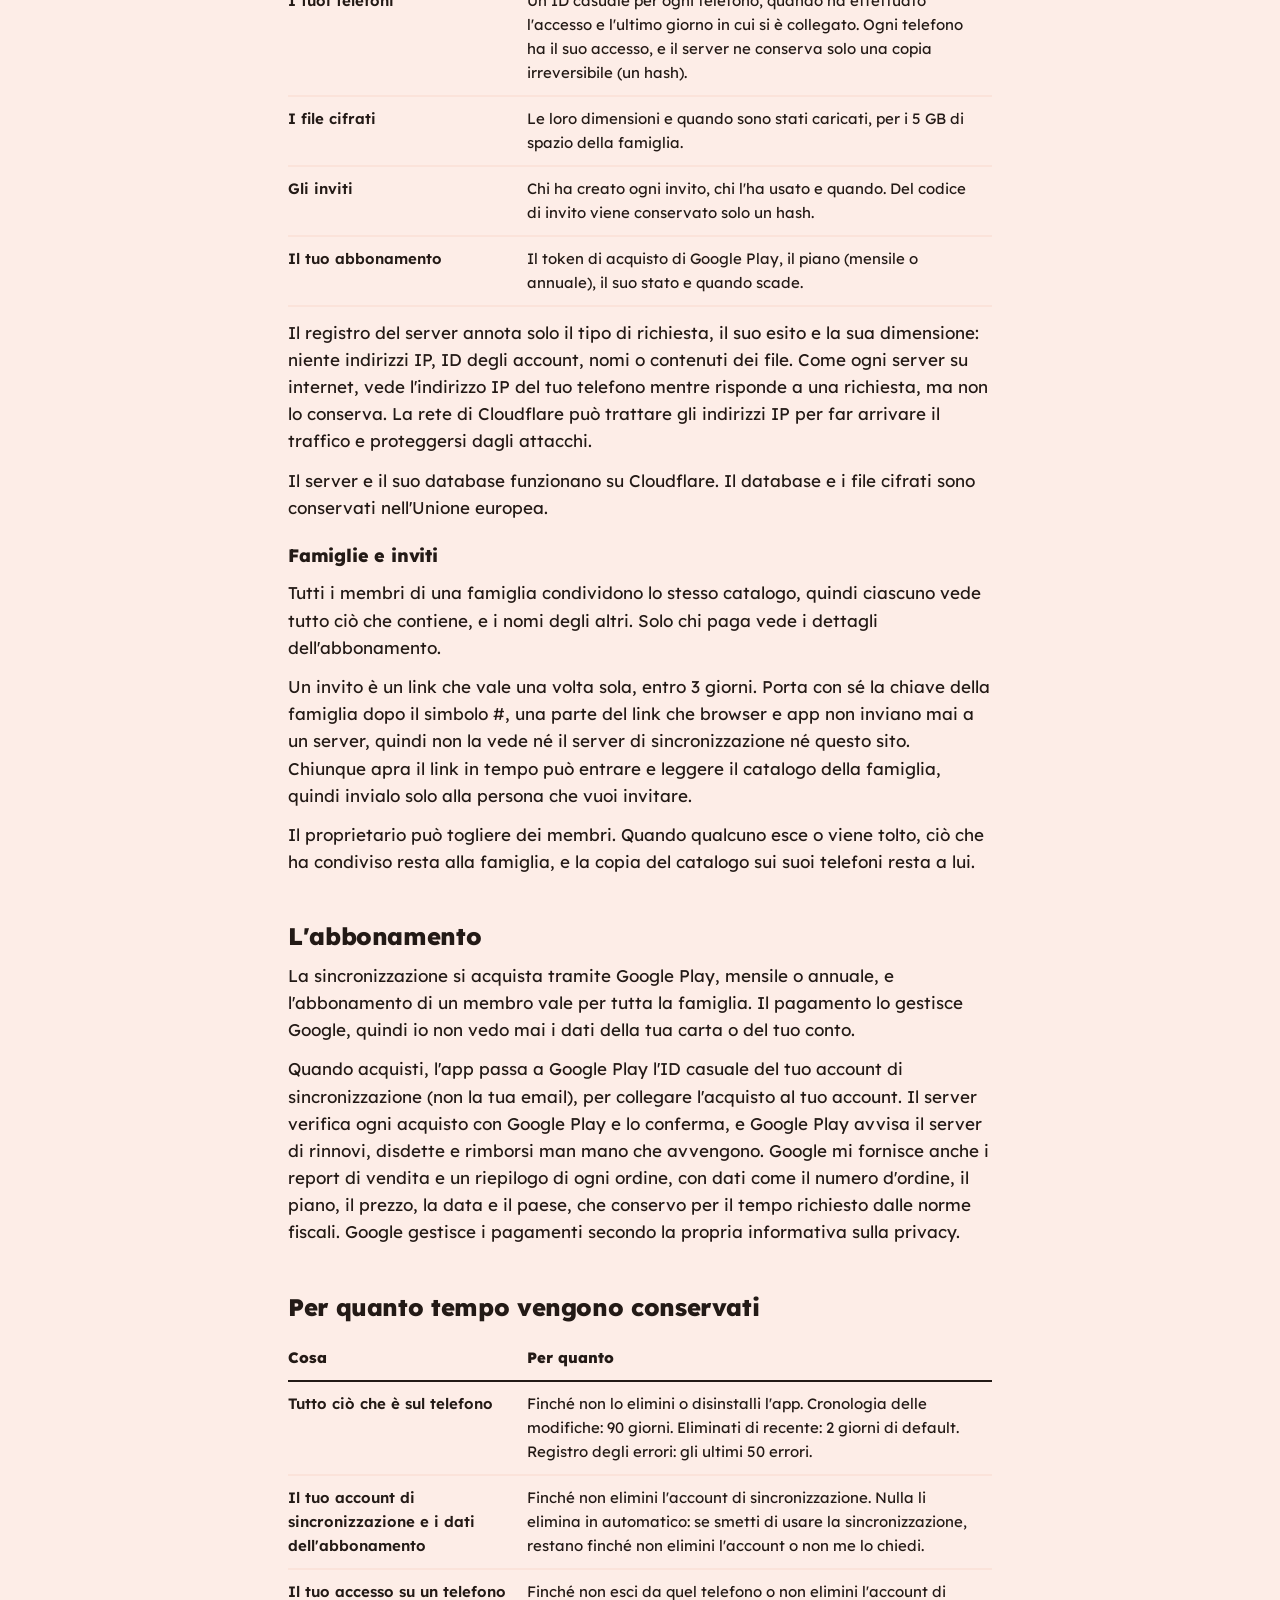
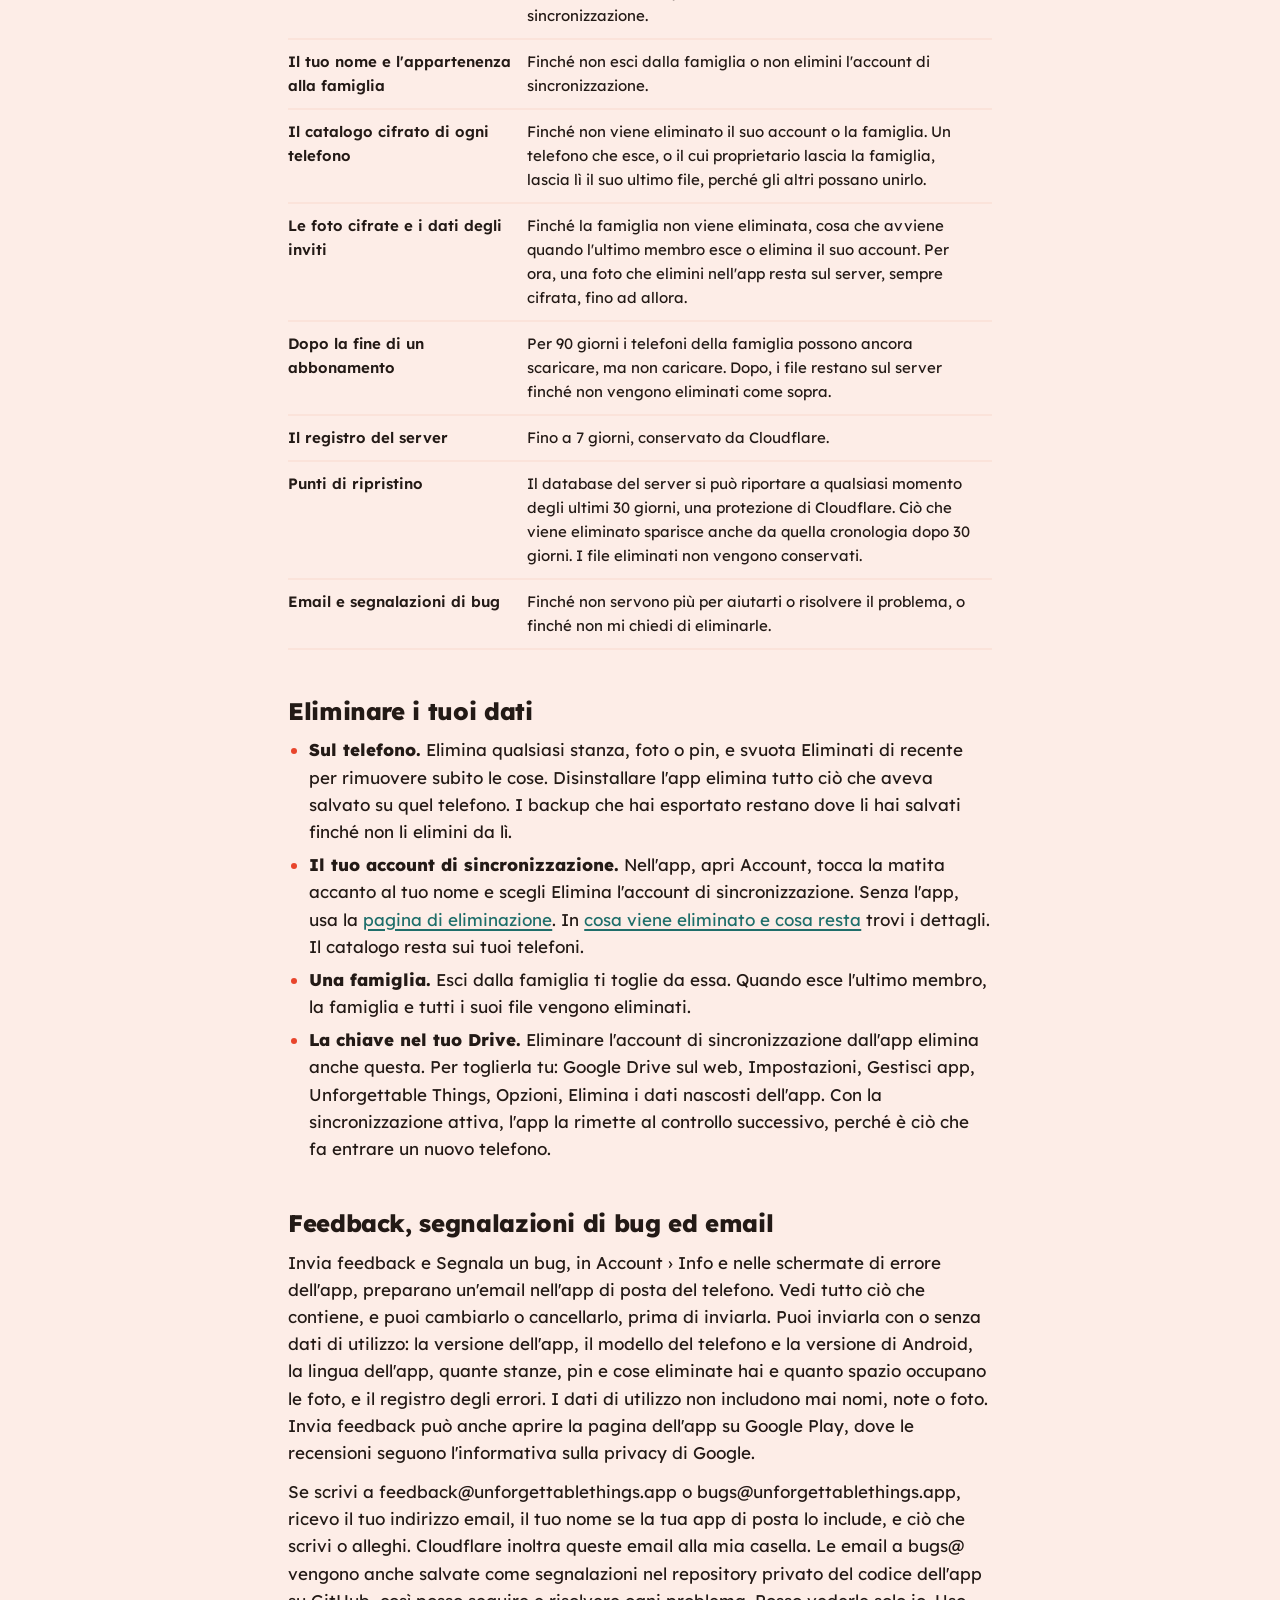
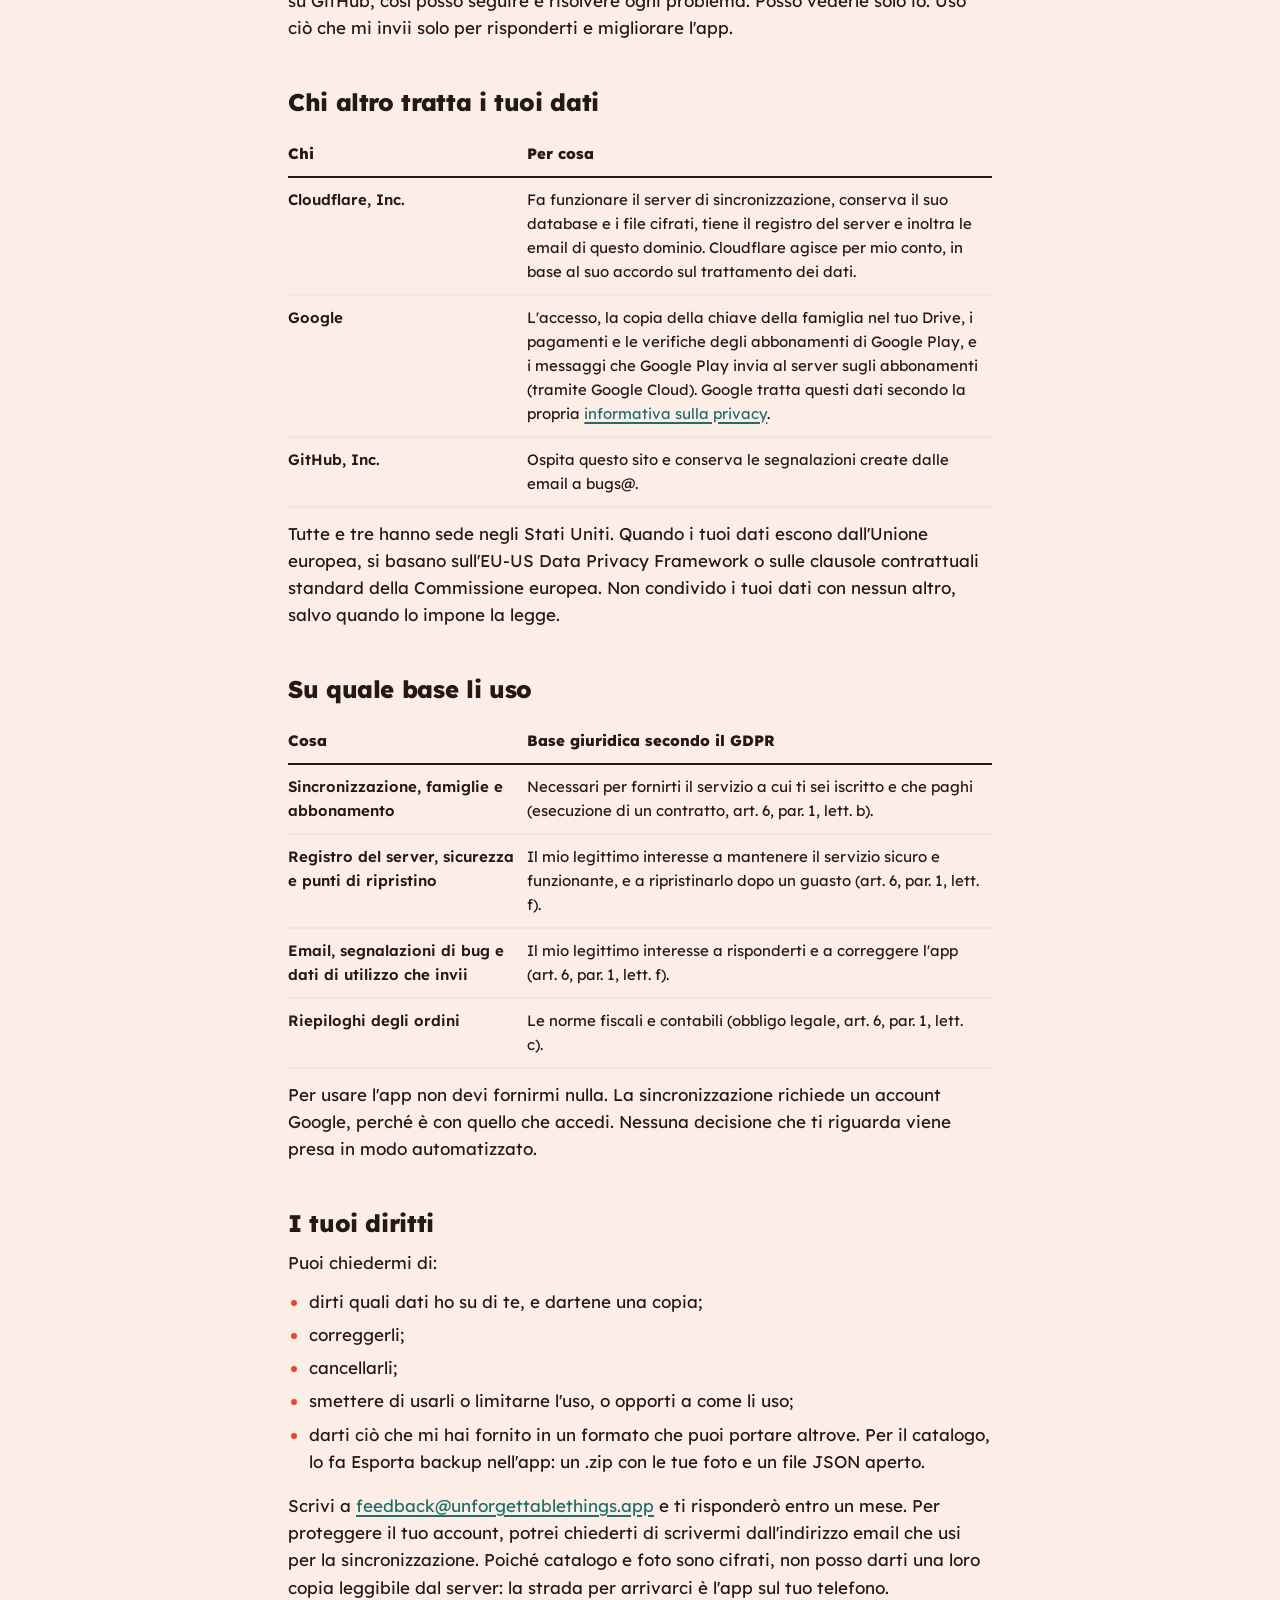
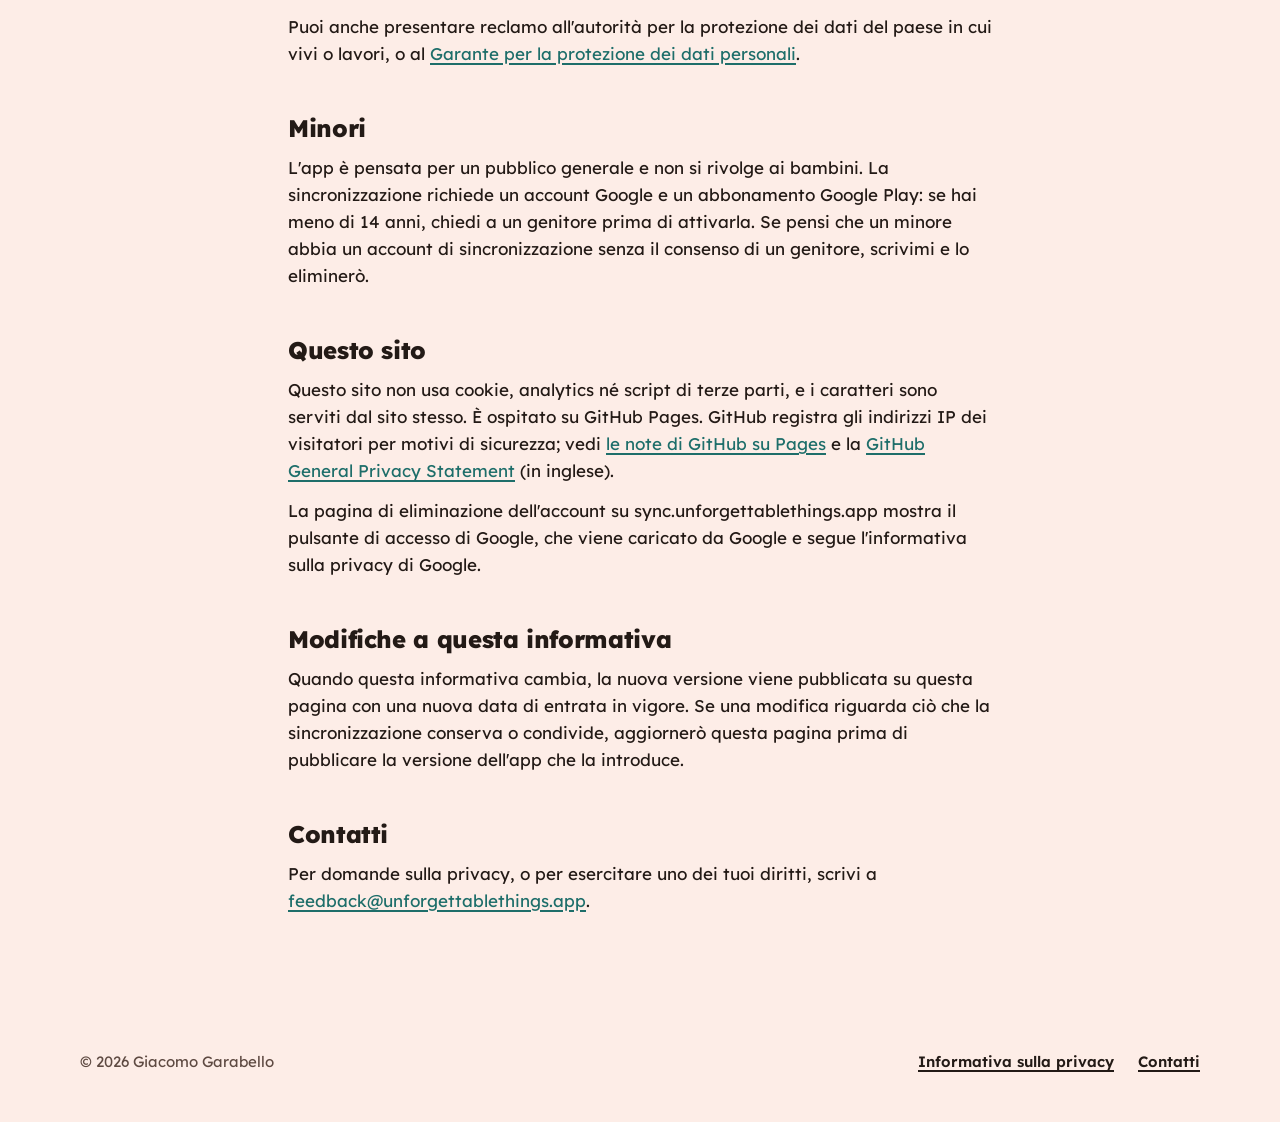
<file: it/privacy.html>
<!doctype html>
<html lang="it">
<head>
  <meta charset="utf-8">
  <meta name="viewport" content="width=device-width, initial-scale=1">
  <title>Informativa sulla privacy – Unforgettable Things</title>
  <meta name="description" content="Nessuna pubblicità, nessun analytics, nessun tracciamento. Cosa tiene Unforgettable Things sul tuo telefono, cosa invia al server la sincronizzazione facoltativa (cifrato prima sul telefono), per quanto viene conservato e come eliminarlo.">
  <meta name="theme-color" content="#FDEDE7" media="(prefers-color-scheme: light)">
  <meta name="theme-color" content="#1E1714" media="(prefers-color-scheme: dark)">
  <link rel="alternate" hreflang="en" href="https://unforgettablethings.app/privacy.html">
  <link rel="alternate" hreflang="it" href="https://unforgettablethings.app/it/privacy.html">
  <link rel="icon" href="../assets/img/favicon.svg" type="image/svg+xml">
  <link rel="icon" href="../assets/img/favicon-32.png" sizes="32x32" type="image/png">
  <link rel="apple-touch-icon" href="../assets/img/apple-touch-icon.png">
  <link rel="stylesheet" href="../assets/css/site.css">
</head>
<body>
  <a class="skip" href="#main">Vai al contenuto</a>

  <header class="site-header">
    <div class="wrap">
      <a class="brand" href="./" aria-label="Unforgettable Things, home">
        <svg viewBox="0 0 66 44" aria-hidden="true"><g stroke="#231A16" stroke-width="3" stroke-linejoin="round"><path d="M11 18a5 5 0 0 1 3.6 8.5c2.6 1.3 4.2 4 4.2 7V42H3.2v-8.5c0-3 1.6-5.7 4.2-7A5 5 0 0 1 11 18z" fill="#FFD84D"/><path d="M30 10a6.5 6.5 0 0 1 4.7 11c3.4 1.6 5.5 5.1 5.5 9V42H19.8V30c0-3.9 2.1-7.4 5.5-9A6.5 6.5 0 0 1 30 10z" fill="#E8452C"/><path d="M52 2a8.5 8.5 0 0 1 6.1 14.4c4.4 2.1 6.4 6.6 6.4 11.6v14H41.5V28c0-5 2-9.5 6.4-11.6A8.5 8.5 0 0 1 52 2z" fill="#1E6E6A"/></g></svg>
        <span>Unforgettable Things</span>
      </a>
      <nav class="site-nav" aria-label="Principale">
        <a class="opt" href="./#how">Come funziona</a>
        <a href="privacy.html" aria-current="page">Privacy</a>
        <a href="../privacy.html" hreflang="en" lang="en" aria-label="English version">EN</a>
      </nav>
    </div>
  </header>

  <main id="main" class="prose">
    <div class="wrap">
      <!--
        Scritta sulla build 106 dell'app (tag build-106 nel repo dell'app) e
        sul suo server di sincronizzazione (server/ nello stesso commit).
        Tienila allineata a ../privacy.html, data di entrata in vigore compresa.
      -->
      <h1>Informativa sulla privacy</h1>
      <p class="meta">Unforgettable Things per Android. In vigore dal 6 novembre 2026.</p>

      <div class="summary">
        <p><strong>In breve.</strong> Nessuna pubblicità, nessun analytics, nessun tracciamento. Senza sincronizzazione, tutto ciò che aggiungi resta sul tuo telefono, e ne esce solo quando sei tu a esportare o condividere qualcosa.</p>
        <p><strong>La sincronizzazione è facoltativa e a pagamento.</strong> Quando la attivi, il catalogo e le foto vengono cifrati sul telefono prima di partire, con una chiave che il server non riceve mai. Quindi io non posso leggerli, e nemmeno Cloudflare, che ospita il server. Il server conosce invece il tuo indirizzo email, il tuo nome, chi fa parte della tua famiglia e se hai un abbonamento.</p>
      </div>

      <h2 id="who">Chi è responsabile</h2>
      <p>Unforgettable Things è sviluppata da Giacomo Garabello, sviluppatore indipendente con sede in Italia. Sono il titolare del trattamento dei dati descritti in questa informativa, ai sensi del Regolamento generale sulla protezione dei dati dell'UE (GDPR). Qui sotto, "io" indica lo sviluppatore.</p>
      <p>Questa informativa riguarda l'app per Android, il suo server di sincronizzazione su sync.unforgettablethings.app e questo sito. Puoi contattarmi a <a href="mailto:feedback@unforgettablethings.app">feedback@unforgettablethings.app</a>.</p>

      <h2 id="phone">Cosa tiene l'app sul tuo telefono</h2>
      <p>Tutto ciò che segue è conservato nella memoria privata dell'app sul tuo telefono. Senza sincronizzazione, io non ne ho una copia e non ho modo di vederlo.</p>
      <table>
        <thead><tr><th scope="col">Cosa</th><th scope="col">Perché viene conservato</th></tr></thead>
        <tbody>
          <tr><td>Stanze, foto e pin</td><td>I nomi e le etichette che scrivi, le foto che aggiungi e la posizione di ogni pin sulla sua foto. È lo scopo stesso dell'app.</td></tr>
          <tr><td>Date e promemoria</td><td>Le date che aggiungi ai pin, con note, avvisi anticipati e ripetizioni, per la lista In scadenza e le notifiche.</td></tr>
          <tr><td>Cronologia delle modifiche</td><td>Cosa è cambiato, quando e chi l'ha cambiato, perché Annulla funzioni e tu possa vedere la cronologia di un pin. Conservata per 90 giorni. Non è inclusa nei backup e la sincronizzazione non la invia.</td></tr>
          <tr><td>Eliminati di recente</td><td>Le cose che hai eliminato, conservate per 2 giorni di default (puoi cambiarlo nelle Impostazioni) per poterle recuperare.</td></tr>
          <tr><td>Impostazioni</td><td>Tema, lingua, Blocco app, ordinamento, per quanto tenere le cose eliminate, il tuo nome e alcuni ID casuali creati sul telefono. Nome e ID indicano chi ha fatto le modifiche nella cronologia.</td></tr>
          <tr><td>Registro degli errori</td><td>Fino a 50 errori recenti, nel caso tu segnali un problema.</td></tr>
          <tr><td>Con la sincronizzazione attiva</td><td>L'indirizzo email, il nome e l'immagine del profilo del tuo account Google; il tuo accesso al server di sincronizzazione e la chiave della tua famiglia, entrambi protetti da una chiave che il Keystore di Android custodisce e non lascia mai uscire dal telefono; e gli ultimi file sincronizzati della famiglia, perché l'app possa unirli.</td></tr>
        </tbody>
      </table>

      <h2 id="photos">Foto</h2>
      <p>Aggiungi le foto con la fotocamera o dalla galleria. L'app riceve solo le foto che scegli e non sfoglia mai il resto della galleria.</p>
      <p>Prima di salvare una foto, l'app ne rimuove i metadati (EXIF, XMP e IPTC), che possono contenere la posizione GPS, il modello della fotocamera e l'ora dello scatto. Resta solo l'orientamento, così la foto si vede dritta. Lo stesso vale per ogni foto che arriva da un backup. Le foto vengono anche ridimensionate a un massimo di 1600 pixel sul lato lungo per occupare meno spazio.</p>

      <h2 id="permissions">Autorizzazioni</h2>
      <ul>
        <li><strong>Notifiche.</strong> Richieste la prima volta che aggiungi una data a un pin, per avvisarti alle 9:00 del giorno e di ogni avviso anticipato. Le notifiche sono programmate sul telefono, non inviate da un server. Con il Blocco app attivo non mostrano il nome del pin né dove si trova. Puoi disattivarle nelle impostazioni di Android, che Account › Impostazioni › Notifiche apre per te.</li>
        <li><strong>Avvio all'accensione.</strong> Permette all'app di ripristinare i promemoria programmati dopo il riavvio del telefono. Non fa nient'altro.</li>
        <li><strong>Impronta o volto.</strong> Per il Blocco app, facoltativo. È la richiesta di Android a controllare impronta, volto, PIN, sequenza o password, e all'app dice solo se il controllo è riuscito. L'app non riceve mai i dati della tua impronta o del tuo volto. Con il Blocco app attivo, l'app non compare nemmeno nella schermata delle app recenti.</li>
        <li><strong>Internet.</strong> Usato solo dalla sincronizzazione, dall'accesso con Google e dall'abbonamento. Con la sincronizzazione spenta, l'app non si collega a nessun server.</li>
        <li><strong>Fatturazione di Google Play.</strong> Permette di acquistare l'abbonamento alla sincronizzazione tramite Google Play.</li>
        <li><strong>Fotocamera e foto.</strong> L'app non chiede queste autorizzazioni. "Scatta una foto" apre l'app fotocamera del telefono, e "Scegli dalla galleria" usa il selettore di foto di Android. In entrambi i casi l'app riceve solo la foto che scegli.</li>
      </ul>

      <h2 id="not-collected">Cosa non viene raccolto</h2>
      <p>L'app non ha analytics, ID pubblicitario, reti pubblicitarie né segnalazione automatica degli arresti anomali. Non legge la tua posizione, i contatti o altro sul telefono. Nulla di ciò che ti riguarda viene venduto, usato per la pubblicità o per costruire un tuo profilo.</p>

      <h2 id="backups">Backup, report e condivisione</h2>
      <ul>
        <li><strong>Esporta</strong> crea un backup .zip o un report PDF, di tutto o di una sola stanza, foto o dettaglio. L'app lo passa a ciò che scegli nel menu di condivisione, come File, Google Drive, l'email o un'app di chat. Da lì si applica l'informativa sulla privacy di quel servizio.</li>
        <li>Un backup .zip si può <strong>proteggere con una password</strong> (AES-256). La password non viene salvata da nessuna parte, quindi se la dimentichi non si può recuperare. Senza password, il .zip non è cifrato. I report PDF non possono avere una password. Conserva entrambi in un posto di cui ti fidi.</li>
        <li><strong>Importa backup</strong> aggiunge un .zip a ciò che hai sul telefono, oppure sostituisce tutto con il suo contenuto. In entrambi i casi resta sul tuo telefono.</li>
        <li><strong>Condividi dov'è</strong> invia un'unica immagine che l'app disegna sul momento: le foto dalla stanza fino a quell'oggetto, con segnato su ognuna solo il pin successivo. Non ha metadati né i nomi di altri pin.</li>
        <li><strong>Il backup cloud di Google</strong> è disattivato per questa app, quindi i tuoi dati non vengono copiati automaticamente sui server di Google. Se passi a un nuovo telefono con il trasferimento da telefono a telefono di Android (Android 12 e successivi), i dati possono essere copiati direttamente tra i due telefoni. Sul nuovo telefono la sincronizzazione si spegne finché non accedi di nuovo, perché la chiave che protegge il tuo accesso resta su quello vecchio.</li>
      </ul>

      <h2 id="sync">Sincronizzazione cloud</h2>
      <p>La sincronizzazione è facoltativa e a pagamento. Resta spenta finché non la attivi in Account › Sincronizzazione. Tiene i telefoni di una famiglia sullo stesso catalogo, foto comprese, e ne conserva una copia al sicuro se un telefono si perde o si rompe.</p>

      <h3>L'accesso con Google</h3>
      <p>Attivare la sincronizzazione apre l'accesso con Google. Google dà all'app l'indirizzo email, il nome, l'immagine del profilo del tuo account Google e un token di accesso. L'app invia il token al server di sincronizzazione una volta sola; il server lo verifica con Google e tiene solo l'ID del tuo account Google e il tuo indirizzo email. Il tuo nome diventa il tuo nome nell'app, così la tua famiglia vede chi ha cambiato cosa. L'immagine del profilo viene scaricata una volta e resta sul telefono.</p>
      <p>La sincronizzazione chiede anche l'accesso alla cartella nascosta dell'app nel tuo Google Drive. Lì tiene una copia della chiave della tua famiglia, così un nuovo telefono può aprire i tuoi dati senza nulla da scrivere o ricordare. L'app non vede nessun altro file del tuo Drive, e quella cartella non la puoi sfogliare nemmeno tu.</p>

      <h3>Cosa viene cifrato, e chi ha la chiave</h3>
      <p>Il tuo catalogo (stanze, pin, etichette, date, note e i nomi legati alle modifiche) e ogni foto vengono compressi e poi cifrati sul telefono con AES-256-GCM prima di essere caricati. Ogni famiglia ha la sua chiave casuale a 256 bit. Resta sui telefoni della famiglia e nel Google Drive di ciascun membro, e non arriva mai al server. Anche i nomi dei file delle foto sono sostituiti da codici, così il server non sa quando sono state scattate.</p>
      <p>Quindi Cloudflare ha i file ma non la chiave, e Google ha la chiave ma non i file. Io non posso leggere il tuo catalogo né vedere le tue foto, e il server non li apre, non li legge e non li registra mai.</p>

      <h3>Cosa sa il server di sincronizzazione</h3>
      <p>Per decidere chi può leggere e scrivere quali file, il server conserva questi dati, non cifrati:</p>
      <table>
        <thead><tr><th scope="col">Cosa</th><th scope="col">Perché</th></tr></thead>
        <tbody>
          <tr><td>Il tuo account</td><td>L'ID del tuo account Google e il tuo indirizzo email, e quando hai effettuato il primo accesso. L'email è anche il modo in cui posso trovare il tuo account se mi chiedi di eliminarlo.</td></tr>
          <tr><td>Il tuo nome</td><td>Il nome del tuo account Google, mostrato agli altri membri della famiglia.</td></tr>
          <tr><td>La tua famiglia</td><td>Chi ne fa parte, chi ne è il proprietario e quando è entrato ciascuno.</td></tr>
          <tr><td>I tuoi telefoni</td><td>Un ID casuale per ogni telefono, quando ha effettuato l'accesso e l'ultimo giorno in cui si è collegato. Ogni telefono ha il suo accesso, e il server ne conserva solo una copia irreversibile (un hash).</td></tr>
          <tr><td>I file cifrati</td><td>Le loro dimensioni e quando sono stati caricati, per i 5 GB di spazio della famiglia.</td></tr>
          <tr><td>Gli inviti</td><td>Chi ha creato ogni invito, chi l'ha usato e quando. Del codice di invito viene conservato solo un hash.</td></tr>
          <tr><td>Il tuo abbonamento</td><td>Il token di acquisto di Google Play, il piano (mensile o annuale), il suo stato e quando scade.</td></tr>
        </tbody>
      </table>
      <p>Il registro del server annota solo il tipo di richiesta, il suo esito e la sua dimensione: niente indirizzi IP, ID degli account, nomi o contenuti dei file. Come ogni server su internet, vede l'indirizzo IP del tuo telefono mentre risponde a una richiesta, ma non lo conserva. La rete di Cloudflare può trattare gli indirizzi IP per far arrivare il traffico e proteggersi dagli attacchi.</p>
      <p>Il server e il suo database funzionano su Cloudflare. Il database e i file cifrati sono conservati nell'Unione europea.</p>

      <h3>Famiglie e inviti</h3>
      <p>Tutti i membri di una famiglia condividono lo stesso catalogo, quindi ciascuno vede tutto ciò che contiene, e i nomi degli altri. Solo chi paga vede i dettagli dell'abbonamento.</p>
      <p>Un invito è un link che vale una volta sola, entro 3 giorni. Porta con sé la chiave della famiglia dopo il simbolo #, una parte del link che browser e app non inviano mai a un server, quindi non la vede né il server di sincronizzazione né questo sito. Chiunque apra il link in tempo può entrare e leggere il catalogo della famiglia, quindi invialo solo alla persona che vuoi invitare.</p>
      <p>Il proprietario può togliere dei membri. Quando qualcuno esce o viene tolto, ciò che ha condiviso resta alla famiglia, e la copia del catalogo sui suoi telefoni resta a lui.</p>

      <h2 id="subscription">L'abbonamento</h2>
      <p>La sincronizzazione si acquista tramite Google Play, mensile o annuale, e l'abbonamento di un membro vale per tutta la famiglia. Il pagamento lo gestisce Google, quindi io non vedo mai i dati della tua carta o del tuo conto.</p>
      <p>Quando acquisti, l'app passa a Google Play l'ID casuale del tuo account di sincronizzazione (non la tua email), per collegare l'acquisto al tuo account. Il server verifica ogni acquisto con Google Play e lo conferma, e Google Play avvisa il server di rinnovi, disdette e rimborsi man mano che avvengono. Google mi fornisce anche i report di vendita e un riepilogo di ogni ordine, con dati come il numero d'ordine, il piano, il prezzo, la data e il paese, che conservo per il tempo richiesto dalle norme fiscali. Google gestisce i pagamenti secondo la propria informativa sulla privacy.</p>

      <h2 id="retention">Per quanto tempo vengono conservati</h2>
      <table>
        <thead><tr><th scope="col">Cosa</th><th scope="col">Per quanto</th></tr></thead>
        <tbody>
          <tr><td>Tutto ciò che è sul telefono</td><td>Finché non lo elimini o disinstalli l'app. Cronologia delle modifiche: 90 giorni. Eliminati di recente: 2 giorni di default. Registro degli errori: gli ultimi 50 errori.</td></tr>
          <tr><td>Il tuo account di sincronizzazione e i dati dell'abbonamento</td><td>Finché non elimini l'account di sincronizzazione. Nulla li elimina in automatico: se smetti di usare la sincronizzazione, restano finché non elimini l'account o non me lo chiedi.</td></tr>
          <tr><td>Il tuo accesso su un telefono</td><td>Finché non esci da quel telefono o non elimini l'account di sincronizzazione.</td></tr>
          <tr><td>Il tuo nome e l'appartenenza alla famiglia</td><td>Finché non esci dalla famiglia o non elimini l'account di sincronizzazione.</td></tr>
          <tr><td>Il catalogo cifrato di ogni telefono</td><td>Finché non viene eliminato il suo account o la famiglia. Un telefono che esce, o il cui proprietario lascia la famiglia, lascia lì il suo ultimo file, perché gli altri possano unirlo.</td></tr>
          <tr><td>Le foto cifrate e i dati degli inviti</td><td>Finché la famiglia non viene eliminata, cosa che avviene quando l'ultimo membro esce o elimina il suo account. Per ora, una foto che elimini nell'app resta sul server, sempre cifrata, fino ad allora.</td></tr>
          <tr><td>Dopo la fine di un abbonamento</td><td>Per 90 giorni i telefoni della famiglia possono ancora scaricare, ma non caricare. Dopo, i file restano sul server finché non vengono eliminati come sopra.</td></tr>
          <tr><td>Il registro del server</td><td>Fino a 7 giorni, conservato da Cloudflare.</td></tr>
          <tr><td>Punti di ripristino</td><td>Il database del server si può riportare a qualsiasi momento degli ultimi 30 giorni, una protezione di Cloudflare. Ciò che viene eliminato sparisce anche da quella cronologia dopo 30 giorni. I file eliminati non vengono conservati.</td></tr>
          <tr><td>Email e segnalazioni di bug</td><td>Finché non servono più per aiutarti o risolvere il problema, o finché non mi chiedi di eliminarle.</td></tr>
        </tbody>
      </table>

      <h2 id="delete">Eliminare i tuoi dati</h2>
      <ul>
        <li><strong>Sul telefono.</strong> Elimina qualsiasi stanza, foto o pin, e svuota Eliminati di recente per rimuovere subito le cose. Disinstallare l'app elimina tutto ciò che aveva salvato su quel telefono. I backup che hai esportato restano dove li hai salvati finché non li elimini da lì.</li>
        <li><strong>Il tuo account di sincronizzazione.</strong> Nell'app, apri Account, tocca la matita accanto al tuo nome e scegli Elimina l'account di sincronizzazione. Senza l'app, usa la <a href="https://sync.unforgettablethings.app/delete-account?lang=it">pagina di eliminazione</a>. In <a href="delete-account.html">cosa viene eliminato e cosa resta</a> trovi i dettagli. Il catalogo resta sui tuoi telefoni.</li>
        <li><strong>Una famiglia.</strong> Esci dalla famiglia ti toglie da essa. Quando esce l'ultimo membro, la famiglia e tutti i suoi file vengono eliminati.</li>
        <li><strong>La chiave nel tuo Drive.</strong> Eliminare l'account di sincronizzazione dall'app elimina anche questa. Per toglierla tu: Google Drive sul web, Impostazioni, Gestisci app, Unforgettable Things, Opzioni, Elimina i dati nascosti dell'app. Con la sincronizzazione attiva, l'app la rimette al controllo successivo, perché è ciò che fa entrare un nuovo telefono.</li>
      </ul>

      <h2 id="feedback">Feedback, segnalazioni di bug ed email</h2>
      <p>Invia feedback e Segnala un bug, in Account › Info e nelle schermate di errore dell'app, preparano un'email nell'app di posta del telefono. Vedi tutto ciò che contiene, e puoi cambiarlo o cancellarlo, prima di inviarla. Puoi inviarla con o senza dati di utilizzo: la versione dell'app, il modello del telefono e la versione di Android, la lingua dell'app, quante stanze, pin e cose eliminate hai e quanto spazio occupano le foto, e il registro degli errori. I dati di utilizzo non includono mai nomi, note o foto. Invia feedback può anche aprire la pagina dell'app su Google Play, dove le recensioni seguono l'informativa sulla privacy di Google.</p>
      <p>Se scrivi a feedback@unforgettablethings.app o bugs@unforgettablethings.app, ricevo il tuo indirizzo email, il tuo nome se la tua app di posta lo include, e ciò che scrivi o alleghi. Cloudflare inoltra queste email alla mia casella. Le email a bugs@ vengono anche salvate come segnalazioni nel repository privato del codice dell'app su GitHub, così posso seguire e risolvere ogni problema. Posso vederle solo io. Uso ciò che mi invii solo per risponderti e migliorare l'app.</p>

      <h2 id="others">Chi altro tratta i tuoi dati</h2>
      <table>
        <thead><tr><th scope="col">Chi</th><th scope="col">Per cosa</th></tr></thead>
        <tbody>
          <tr><td>Cloudflare, Inc.</td><td>Fa funzionare il server di sincronizzazione, conserva il suo database e i file cifrati, tiene il registro del server e inoltra le email di questo dominio. Cloudflare agisce per mio conto, in base al suo accordo sul trattamento dei dati.</td></tr>
          <tr><td>Google</td><td>L'accesso, la copia della chiave della famiglia nel tuo Drive, i pagamenti e le verifiche degli abbonamenti di Google Play, e i messaggi che Google Play invia al server sugli abbonamenti (tramite Google Cloud). Google tratta questi dati secondo la propria <a href="https://policies.google.com/privacy?hl=it">informativa sulla privacy</a>.</td></tr>
          <tr><td>GitHub, Inc.</td><td>Ospita questo sito e conserva le segnalazioni create dalle email a bugs@.</td></tr>
        </tbody>
      </table>
      <p>Tutte e tre hanno sede negli Stati Uniti. Quando i tuoi dati escono dall'Unione europea, si basano sull'EU-US Data Privacy Framework o sulle clausole contrattuali standard della Commissione europea. Non condivido i tuoi dati con nessun altro, salvo quando lo impone la legge.</p>

      <h2 id="legal-basis">Su quale base li uso</h2>
      <table>
        <thead><tr><th scope="col">Cosa</th><th scope="col">Base giuridica secondo il GDPR</th></tr></thead>
        <tbody>
          <tr><td>Sincronizzazione, famiglie e abbonamento</td><td>Necessari per fornirti il servizio a cui ti sei iscritto e che paghi (esecuzione di un contratto, art. 6, par. 1, lett. b).</td></tr>
          <tr><td>Registro del server, sicurezza e punti di ripristino</td><td>Il mio legittimo interesse a mantenere il servizio sicuro e funzionante, e a ripristinarlo dopo un guasto (art. 6, par. 1, lett. f).</td></tr>
          <tr><td>Email, segnalazioni di bug e dati di utilizzo che invii</td><td>Il mio legittimo interesse a risponderti e a correggere l'app (art. 6, par. 1, lett. f).</td></tr>
          <tr><td>Riepiloghi degli ordini</td><td>Le norme fiscali e contabili (obbligo legale, art. 6, par. 1, lett. c).</td></tr>
        </tbody>
      </table>
      <p>Per usare l'app non devi fornirmi nulla. La sincronizzazione richiede un account Google, perché è con quello che accedi. Nessuna decisione che ti riguarda viene presa in modo automatizzato.</p>

      <h2 id="rights">I tuoi diritti</h2>
      <p>Puoi chiedermi di:</p>
      <ul>
        <li>dirti quali dati ho su di te, e dartene una copia;</li>
        <li>correggerli;</li>
        <li>cancellarli;</li>
        <li>smettere di usarli o limitarne l'uso, o opporti a come li uso;</li>
        <li>darti ciò che mi hai fornito in un formato che puoi portare altrove. Per il catalogo, lo fa Esporta backup nell'app: un .zip con le tue foto e un file JSON aperto.</li>
      </ul>
      <p>Scrivi a <a href="mailto:feedback@unforgettablethings.app">feedback@unforgettablethings.app</a> e ti risponderò entro un mese. Per proteggere il tuo account, potrei chiederti di scrivermi dall'indirizzo email che usi per la sincronizzazione. Poiché catalogo e foto sono cifrati, non posso darti una loro copia leggibile dal server: la strada per arrivarci è l'app sul tuo telefono.</p>
      <p>Puoi anche presentare reclamo all'autorità per la protezione dei dati del paese in cui vivi o lavori, o al <a href="https://www.garanteprivacy.it">Garante per la protezione dei dati personali</a>.</p>

      <h2 id="children">Minori</h2>
      <p>L'app è pensata per un pubblico generale e non si rivolge ai bambini. La sincronizzazione richiede un account Google e un abbonamento Google Play: se hai meno di 14 anni, chiedi a un genitore prima di attivarla. Se pensi che un minore abbia un account di sincronizzazione senza il consenso di un genitore, scrivimi e lo eliminerò.</p>

      <h2 id="website">Questo sito</h2>
      <p>Questo sito non usa cookie, analytics né script di terze parti, e i caratteri sono serviti dal sito stesso. È ospitato su GitHub Pages. GitHub registra gli indirizzi IP dei visitatori per motivi di sicurezza; vedi <a href="https://docs.github.com/en/pages/getting-started-with-github-pages/what-is-github-pages">le note di GitHub su Pages</a> e la <a href="https://docs.github.com/en/site-policy/privacy-policies/github-general-privacy-statement">GitHub General Privacy Statement</a> (in inglese).</p>
      <p>La pagina di eliminazione dell'account su sync.unforgettablethings.app mostra il pulsante di accesso di Google, che viene caricato da Google e segue l'informativa sulla privacy di Google.</p>

      <h2 id="changes">Modifiche a questa informativa</h2>
      <p>Quando questa informativa cambia, la nuova versione viene pubblicata su questa pagina con una nuova data di entrata in vigore. Se una modifica riguarda ciò che la sincronizzazione conserva o condivide, aggiornerò questa pagina prima di pubblicare la versione dell'app che la introduce.</p>

      <h2 id="contact">Contatti</h2>
      <p>Per domande sulla privacy, o per esercitare uno dei tuoi diritti, scrivi a <a href="mailto:feedback@unforgettablethings.app">feedback@unforgettablethings.app</a>.</p>
    </div>
  </main>

  <footer class="site-footer">
    <div class="wrap">
      <p>© 2026 Giacomo Garabello</p>
      <nav aria-label="Piè di pagina">
        <a href="privacy.html">Informativa sulla privacy</a>
        <a href="mailto:feedback@unforgettablethings.app">Contatti</a>
      </nav>
    </div>
  </footer>
</body>
</html>
</file>
<file: assets/css/site.css>
/* Unforgettable Things website.
   Colours and shapes follow the app's "Matryoshka" theme (lib/ui.dart):
   ink outlines, tomato / butter / teal fills, blush paper. */

@font-face {
  font-family: "Lexend";
  src: url("../fonts/lexend-regular.woff") format("woff");
  font-weight: 400;
  font-display: swap;
}
@font-face {
  font-family: "Lexend";
  src: url("../fonts/lexend-semibold.woff") format("woff");
  font-weight: 600;
  font-display: swap;
}
@font-face {
  font-family: "Lexend";
  src: url("../fonts/lexend-extrabold.woff") format("woff");
  font-weight: 800;
  font-display: swap;
}

:root {
  --ink: #231A16;
  --tomato: #E8452C;
  --butter: #FFD84D;
  --teal: #1E6E6A;
  --blush: #FDEDE7;

  --bg: var(--blush);
  --fg: var(--ink);
  --muted: #5E4A42;
  --line: var(--ink);
  --card: #FFFFFF;
  --card-soft: #FFF6F2;
  --chip: #FBE3DA;
  --link: var(--teal);
  --band: var(--butter);
  --band-fg: var(--ink);

  --stroke: 2px;
  --stroke-bold: 3px;
  --radius: 22px;
  --radius-lg: 26px;
  --gutter: clamp(16px, 4vw, 40px);
  --page: 1120px;

  color-scheme: light;
}

@media (prefers-color-scheme: dark) {
  :root:not([data-theme="light"]) {
    --bg: #1E1714;
    --fg: #F7EAE3;
    --muted: #CDB8AF;
    --line: #F7EAE3;
    --card: #2B211D;
    --card-soft: #261D19;
    --chip: #342924;
    --link: #6CC4BD;
    --band: #2B211D;
    --band-fg: #F7EAE3;
    color-scheme: dark;
  }
}
:root[data-theme="dark"] {
  --bg: #1E1714;
  --fg: #F7EAE3;
  --muted: #CDB8AF;
  --line: #F7EAE3;
  --card: #2B211D;
  --card-soft: #261D19;
  --chip: #342924;
  --link: #6CC4BD;
  --band: #2B211D;
  --band-fg: #F7EAE3;
  color-scheme: dark;
}

*, *::before, *::after { box-sizing: border-box; }

html { -webkit-text-size-adjust: 100%; }

body {
  margin: 0;
  background: var(--bg);
  color: var(--fg);
  font-family: "Lexend", system-ui, sans-serif;
  font-weight: 400;
  font-size: 1.0625rem;
  line-height: 1.6;
  overflow-x: hidden;
}

img, svg { display: block; max-width: 100%; }

a { color: var(--link); text-underline-offset: 0.18em; text-decoration-thickness: 2px; }
a:hover { text-decoration-thickness: 3px; }

:focus-visible {
  outline: 3px solid var(--tomato);
  outline-offset: 3px;
  border-radius: 8px;
}

h1, h2, h3 { margin: 0; font-weight: 800; line-height: 1.1; letter-spacing: -0.02em; text-wrap: balance; }
h2 { font-size: clamp(1.85rem, 3.6vw, 2.5rem); }
h3 { font-size: 1.25rem; letter-spacing: -0.01em; line-height: 1.25; }
p { margin: 0; }

.wrap {
  width: 100%;
  max-width: calc(var(--page) + 2 * var(--gutter));
  margin: 0 auto;
  padding: 0 var(--gutter);
}

.skip {
  position: absolute;
  left: 12px;
  top: -60px;
  background: var(--ink);
  color: #fff;
  padding: 8px 14px;
  border-radius: 99px;
  z-index: 10;
}
.skip:focus { top: 12px; }

/* ------------------------------------------------------------ header */

.site-header .wrap {
  display: flex;
  align-items: center;
  justify-content: space-between;
  gap: 16px;
  padding-top: 20px;
  padding-bottom: 20px;
}

.brand {
  display: inline-flex;
  align-items: flex-end;
  gap: 12px;
  color: var(--fg);
  text-decoration: none;
  font-weight: 800;
  font-size: 1.125rem;
  letter-spacing: -0.01em;
  line-height: 1;
}
.brand svg { width: 44px; height: 30px; flex: none; }
.brand span { padding-bottom: 3px; }

.site-nav { display: flex; gap: 6px; }
.site-nav a {
  color: var(--fg);
  text-decoration: none;
  font-weight: 600;
  font-size: 0.9375rem;
  padding: 8px 14px;
  border-radius: 99px;
  border: var(--stroke) solid transparent;
}
.site-nav a:hover { border-color: var(--line); }
.site-nav a[aria-current="page"] { border-color: var(--line); background: var(--card); }

@media (max-width: 560px) {
  .site-nav .opt { display: none; }
  .brand span { font-size: 1rem; }
}

/* ------------------------------------------------------------ hero */

.hero .wrap {
  display: grid;
  grid-template-columns: minmax(0, 0.9fr) minmax(0, 1.1fr);
  gap: clamp(32px, 5vw, 72px);
  align-items: center;
  padding-top: clamp(24px, 5vw, 56px);
  padding-bottom: clamp(40px, 6vw, 72px);
}

.hero h1 {
  font-size: clamp(2.75rem, 6.6vw, 5rem);
  line-height: 1;
  letter-spacing: -0.035em;
}
.hero h1 .ellipsis { letter-spacing: 0.02em; }

.hero .lede {
  margin-top: 24px;
  font-size: 1.1875rem;
  max-width: 30rem;
  color: var(--fg);
}

.hero .actions {
  margin-top: 32px;
  display: flex;
  flex-wrap: wrap;
  align-items: center;
  gap: 14px 22px;
}

.store {
  display: inline-flex;
  align-items: center;
  gap: 12px;
  padding: 12px 22px 12px 16px;
  border: var(--stroke-bold) solid var(--ink);
  border-radius: 18px;
  background: var(--butter);
  color: var(--ink);
  font-weight: 600;
  line-height: 1.2;
  text-decoration: none;
  box-shadow: 4px 4px 0 var(--line);
}
.store svg { width: 26px; height: 26px; flex: none; }
.store small { display: block; font-weight: 400; font-size: 0.8125rem; }
.store strong { display: block; font-weight: 800; font-size: 1.0625rem; }
a.store:hover { transform: translate(-1px, -1px); box-shadow: 5px 5px 0 var(--line); }
a.store:active { transform: translate(2px, 2px); box-shadow: 2px 2px 0 var(--line); }

.text-link { font-weight: 600; }

@media (max-width: 860px) {
  .hero .wrap { grid-template-columns: 1fr; }
  .hero .lede { max-width: 34rem; }
}

/* ------------------------------------------------------------ demo */

.demo { width: 100%; max-width: 600px; justify-self: end; }
@media (max-width: 860px) { .demo { justify-self: stretch; max-width: none; } }

.demo-bar {
  display: flex;
  align-items: center;
  gap: 10px;
  min-height: 44px;
  margin-bottom: 14px;
}

.back {
  flex: none;
  width: 40px;
  height: 40px;
  display: grid;
  place-items: center;
  border-radius: 99px;
  border: var(--stroke) solid var(--line);
  background: var(--card);
  color: var(--fg);
  cursor: pointer;
}
.back svg { width: 20px; height: 20px; }
.back[hidden] { display: none; }

.crumbs {
  display: flex;
  flex-wrap: wrap;
  align-items: center;
  gap: 4px 6px;
  margin: 0;
  padding: 0;
  list-style: none;
  font-size: 0.9375rem;
}
.crumbs li { display: flex; align-items: center; gap: 6px; }
.crumbs li + li::before {
  content: "";
  width: 7px;
  height: 7px;
  border-right: 2px solid var(--muted);
  border-top: 2px solid var(--muted);
  transform: rotate(45deg);
  margin-right: 4px;
}
.crumbs button {
  font: inherit;
  font-weight: 600;
  color: var(--fg);
  background: var(--chip);
  border: var(--stroke) solid var(--line);
  border-radius: 99px;
  padding: 4px 12px;
  cursor: pointer;
}
.crumbs [aria-current="location"] {
  font-weight: 800;
  background: var(--card);
  padding: 4px 12px;
  border: var(--stroke) solid var(--line);
  border-radius: 99px;
}

/* The nested frame: one coloured layer peeks out above the photo for
   each close-up you've opened, like the app's NestedFrame. */
.frame {
  --step: 12px;
  --inset: 10px;
  position: relative;
  padding-top: calc(var(--layers, 0) * var(--step));
  transition: padding-top 0.35s ease;
}
.layer {
  position: absolute;
  left: calc(var(--i) * var(--inset));
  right: calc(var(--i) * var(--inset));
  top: calc((var(--layers) - var(--i)) * var(--step));
  bottom: calc(var(--i) * var(--step));
  border: var(--stroke) solid var(--ink);
  border-radius: var(--radius-lg);
}
.photo {
  position: relative;
  aspect-ratio: 4 / 3;
  border: var(--stroke-bold) solid var(--line);
  border-radius: var(--radius-lg);
  background: #F6D5C8;
}
.photo-clip {
  position: absolute;
  inset: 0;
  border-radius: calc(var(--radius-lg) - var(--stroke-bold));
  overflow: hidden;
}
.scene { position: absolute; inset: 0; }
.scene img { width: 100%; height: 100%; object-fit: cover; }

/* Pins: teal with a white dot for things, tomato with a little doll for
   close-ups. The pin's tip sits on its x/y position. */
.pin {
  position: absolute;
  left: calc(var(--x) * 100%);
  top: calc(var(--y) * 100%);
  width: 44px;
  height: 50px;
  margin: -46px 0 0 -22px;
  padding: 0;
  border: 0;
  background: none;
  cursor: pointer;
  z-index: 2;
}
.pin svg { width: 44px; height: 50px; overflow: visible; }
.pin .label {
  position: absolute;
  top: 52px;
  left: 50%;
  transform: translateX(-50%);
  white-space: nowrap;
  background: var(--ink);
  color: #fff;
  font: 600 0.8125rem/1 "Lexend", system-ui, sans-serif;
  padding: 6px 10px;
  border-radius: 99px;
  pointer-events: none;
}
.pin[data-align="end"] .label { left: auto; right: 2px; transform: none; }
.pin[data-align="start"] .label { left: 2px; transform: none; }
.pin:hover svg, .pin:focus-visible svg { transform: translateY(-3px); }
.pin svg { transition: transform 0.15s ease; }
.pin:focus-visible { outline: none; }
.pin:focus-visible .label { outline: 3px solid var(--butter); outline-offset: 2px; }

/* Item sheet, slides up inside the photo. */
.sheet {
  position: absolute;
  left: 10px;
  right: 10px;
  bottom: 10px;
  z-index: 3;
  display: flex;
  gap: 14px;
  align-items: center;
  padding: 14px 14px 14px 16px;
  background: var(--card);
  color: var(--fg);
  border: var(--stroke) solid var(--line);
  border-radius: var(--radius);
}
.sheet[hidden] { display: none; }
.sheet .sheet-body { flex: 1; min-width: 0; }
.sheet h3 { font-size: 1.0625rem; }
.sheet p { font-size: 0.875rem; color: var(--muted); line-height: 1.4; margin-top: 2px; }
.sheet .close {
  flex: none;
  align-self: flex-start;
  width: 32px;
  height: 32px;
  display: grid;
  place-items: center;
  border-radius: 99px;
  border: var(--stroke) solid var(--line);
  background: var(--card-soft);
  color: var(--fg);
  cursor: pointer;
}
.sheet .close svg { width: 14px; height: 14px; }

/* Date tile, as on the app's Due soon list. */
.date-tile {
  flex: none;
  width: 48px;
  border: var(--stroke) solid var(--ink);
  border-radius: 12px;
  overflow: hidden;
  text-align: center;
  background: #fff;
  color: var(--ink);
}
.date-tile .m {
  display: block;
  background: #F6D5C8;
  border-bottom: var(--stroke) solid var(--ink);
  font-size: 0.6875rem;
  font-weight: 800;
  line-height: 1;
  padding: 4px 0 3px;
}
.date-tile .d { display: block; font-weight: 800; font-size: 1.125rem; line-height: 1; padding: 4px 0 6px; }
.date-tile.soon .m { background: var(--butter); }
.date-tile.overdue .m { background: var(--tomato); }

.demo-hint {
  margin-top: 14px;
  font-size: 0.875rem;
  color: var(--muted);
  display: flex;
  flex-wrap: wrap;
  gap: 6px 18px;
}
.demo-hint span { display: inline-flex; align-items: center; gap: 6px; }
.demo-hint svg { width: 16px; height: 18px; flex: none; }

/* ------------------------------------------------------------ steps */

.section { padding: clamp(56px, 8vw, 96px) 0; }
.section-head { max-width: 40rem; }
.section-head p { margin-top: 14px; color: var(--muted); }

.steps {
  list-style: none;
  margin: 40px 0 0;
  padding: 0;
  display: grid;
  grid-template-columns: repeat(3, minmax(0, 1fr));
  gap: 0;
  border: var(--stroke-bold) solid var(--line);
  border-radius: var(--radius-lg);
  background: var(--card);
  overflow: hidden;
}
.steps li {
  padding: 28px 28px 32px;
  display: flex;
  flex-direction: column;
  gap: 10px;
}
.steps li + li { border-left: var(--stroke) solid var(--line); }
.steps .doll { height: 56px; display: flex; align-items: flex-end; margin-bottom: 8px; }
.steps .doll svg { height: 100%; width: auto; }
.steps li:nth-child(1) .doll svg { height: 60%; }
.steps li:nth-child(2) .doll svg { height: 80%; }
.steps p { color: var(--muted); }

@media (max-width: 760px) {
  .steps { grid-template-columns: 1fr; }
  .steps li + li { border-left: 0; border-top: var(--stroke) solid var(--line); }
}

/* ------------------------------------------------------------ features */

.features {
  margin-top: 40px;
  display: grid;
  grid-template-columns: minmax(0, 1.15fr) minmax(0, 0.85fr);
  gap: clamp(32px, 5vw, 64px);
  align-items: start;
}
.feature-list { margin: 0; display: grid; gap: 26px; }
.feature-list div { display: grid; grid-template-columns: 28px 1fr; column-gap: 14px; }
.feature-list dt { grid-column: 2; font-weight: 800; font-size: 1.125rem; line-height: 1.3; }
.feature-list dd { grid-column: 2; margin: 4px 0 0; color: var(--muted); max-width: 34rem; }
.feature-list .dot {
  grid-row: 1;
  grid-column: 1;
  width: 20px;
  height: 20px;
  margin-top: 3px;
  border: var(--stroke) solid var(--ink);
  border-radius: 99px;
}

.due {
  border: var(--stroke-bold) solid var(--line);
  border-radius: var(--radius-lg);
  background: var(--card);
  padding: 22px 20px 12px;
}
.due h3 { font-size: 1.25rem; }
.due > p { font-size: 0.875rem; color: var(--muted); margin-top: 4px; }
.due ul { list-style: none; margin: 16px 0 0; padding: 0; }
.due li {
  display: flex;
  align-items: center;
  gap: 14px;
  padding: 12px 0;
}
.due li + li { border-top: var(--stroke) dashed var(--chip); }
.due li strong { display: block; font-weight: 600; line-height: 1.3; }
.due li span { display: block; font-size: 0.875rem; color: var(--muted); line-height: 1.35; }
.due .note { font-size: 0.8125rem; color: var(--muted); padding: 10px 0 6px; border-top: var(--stroke) solid var(--line); margin-top: 6px; }

@media (max-width: 860px) {
  .features { grid-template-columns: 1fr; }
  .due { max-width: 460px; }
}

/* ------------------------------------------------------------ privacy band */

.band {
  background: var(--band);
  color: var(--band-fg);
  border-top: var(--stroke-bold) solid var(--line);
  border-bottom: var(--stroke-bold) solid var(--line);
}
.band .wrap {
  display: grid;
  grid-template-columns: minmax(0, 0.8fr) minmax(0, 1.2fr);
  gap: clamp(28px, 5vw, 64px);
  padding-top: clamp(56px, 8vw, 88px);
  padding-bottom: clamp(56px, 8vw, 88px);
}
.band h2 { max-width: 12ch; }
.band .lead { margin-top: 16px; max-width: 26rem; }
.band .lead a { color: inherit; font-weight: 600; }
.promises { list-style: none; margin: 0; padding: 0; display: grid; gap: 18px; }
.promises li { display: grid; grid-template-columns: 30px 1fr; gap: 14px; align-items: start; }
.promises svg { width: 30px; height: 30px; }
.promises strong { display: block; font-weight: 800; font-size: 1.0625rem; line-height: 1.35; }
.promises span { display: block; margin-top: 2px; }

@media (max-width: 860px) { .band .wrap { grid-template-columns: 1fr; } }

/* ------------------------------------------------------------ footer */

.site-footer { padding: 40px 0 48px; font-size: 0.9375rem; }
.site-footer .wrap {
  display: flex;
  flex-wrap: wrap;
  justify-content: space-between;
  align-items: center;
  gap: 16px 32px;
}
.site-footer nav { display: flex; flex-wrap: wrap; gap: 8px 24px; }
.site-footer a { color: var(--fg); font-weight: 600; }
.site-footer p { color: var(--muted); }

/* ------------------------------------------------------------ prose pages */

.prose { padding: clamp(24px, 5vw, 56px) 0 clamp(56px, 8vw, 96px); }
.prose .wrap { max-width: calc(44rem + 2 * var(--gutter)); }
.prose h1 { font-size: clamp(2.4rem, 6vw, 3.5rem); letter-spacing: -0.03em; }
.prose .meta { margin-top: 12px; color: var(--muted); }
.prose .summary {
  margin-top: 32px;
  padding: 22px 24px;
  background: var(--card);
  border: var(--stroke-bold) solid var(--line);
  border-radius: var(--radius);
}
.prose .summary p + p { margin-top: 10px; }
.prose h2 { font-size: 1.5rem; margin-top: 48px; letter-spacing: -0.015em; }
.prose h3 { font-size: 1.125rem; margin-top: 24px; }
.prose p, .prose ul, .prose ol { margin-top: 12px; }
.prose ul, .prose ol { padding-left: 1.25em; }
.prose li + li { margin-top: 6px; }
.prose li::marker { color: var(--tomato); }
.prose table { width: 100%; border-collapse: collapse; margin-top: 16px; font-size: 0.9375rem; }
.prose th, .prose td { text-align: left; vertical-align: top; padding: 10px 12px 10px 0; border-bottom: var(--stroke) solid var(--chip); }
.prose th { font-weight: 800; border-bottom-color: var(--line); }
.prose td:first-child { font-weight: 600; width: 34%; }

/* ------------------------------------------------------------ not found */

.lost { text-align: left; padding: clamp(48px, 10vw, 120px) 0; }
.lost h1 { font-size: clamp(2.5rem, 7vw, 4.5rem); letter-spacing: -0.035em; line-height: 1; }
.lost p { margin-top: 18px; max-width: 30rem; font-size: 1.125rem; }
.lost .store { margin-top: 28px; }

@media (prefers-reduced-motion: reduce) {
  *, *::before, *::after { transition: none !important; animation: none !important; }
}

.sr-only {
  position: absolute;
  width: 1px;
  height: 1px;
  margin: -1px;
  overflow: hidden;
  clip: rect(0 0 0 0);
  white-space: nowrap;
}
</file>
